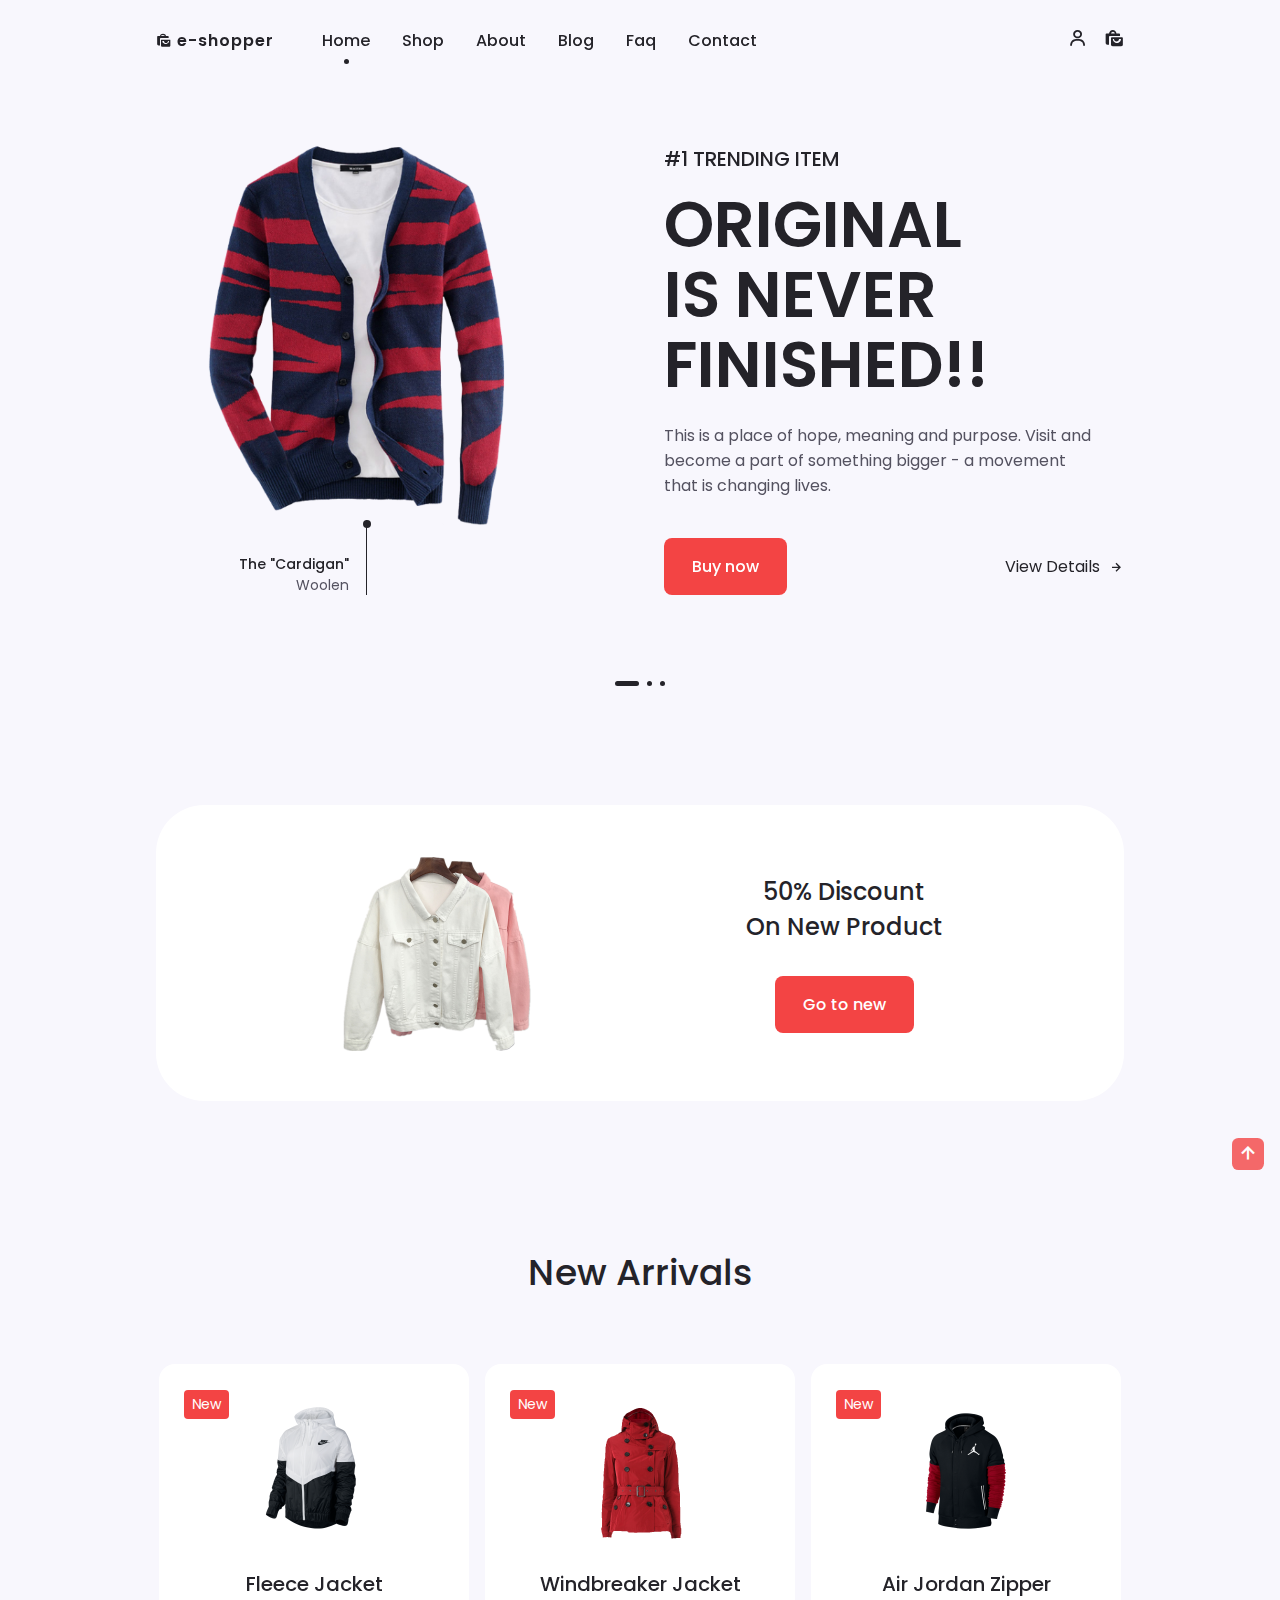
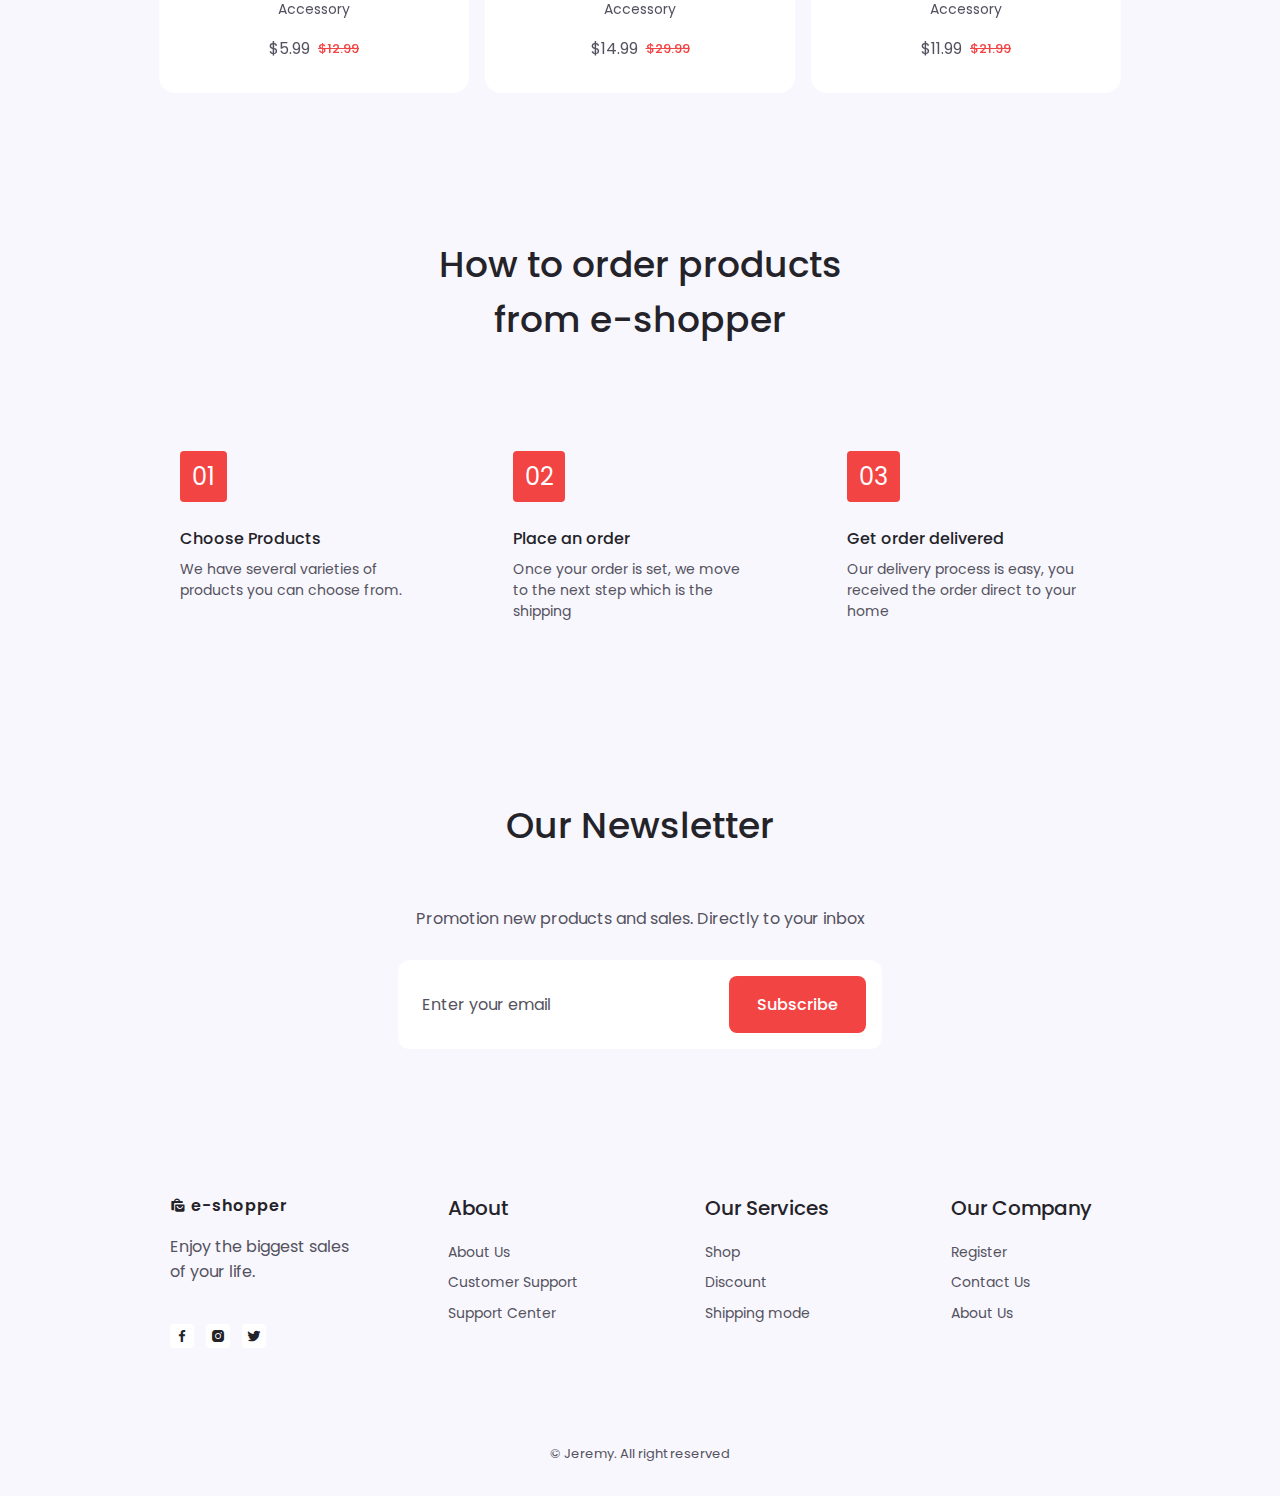
<file: index.html>
<!DOCTYPE html>
<html lang="en">
<head>
    <meta charset="UTF-8">
    <meta http-equiv="X-UA-Compatible" content="IE=edge">
    <meta name="viewport" content="width=device-width, initial-scale=1.0">

    <!--=============== BOXICONS ===============-->
    <link rel="stylesheet" href="https://cdn.jsdelivr.net/npm/boxicons@latest/css/boxicons.min.css">

    <!--=============== SWIPER CSS ===============-->
    <link rel="stylesheet" href="assets/css/swiper-bundle.min.css">

    <!--=============== CSS ===============-->
    <link rel="stylesheet" href="assets/css/style.css">
    <link rel="stylesheet" class="js-color-style" href="assets/css/colors/color-1.css">

    <title>Responsive e-commerce website - Crypticalcoder</title>
</head>
<body>
    <!--=============== HEADER ===============-->
    <header class="header" id="header">
        <nav class="nav container">
            <a href="index.html" class="nav__logo">
                <i class="bx bxs-shopping-bags nav__logo-icons"></i>e-shopper
            </a>

            <div class="nav__menu" id="nav_menu">
                <ul class="nav__list">
                    <li class="nav__item">
                        <a href="index.html" class="nav__link active-link">Home</a>
                    </li>

                    <li class="nav__item">
                        <a href="shop.html" class="nav__link">Shop</a>
                    </li>

                    <li class="nav__item">
                        <a href="about.html" class="nav__link">About</a>
                    </li>

                    <li class="nav__item">
                        <a href="blog.html" class="nav__link">Blog</a>
                    </li>

                    <li class="nav__item">
                        <a href="faq.html" class="nav__link">Faq</a>
                    </li>

                    <li class="nav__item">
                        <a href="contact.html" class="nav__link">Contact</a>
                    </li>
                </ul>

                <div class="nav__close" id="nav__close">
                    <i class="bx bx-x"></i>
                </div>
            </div>

            <div class="nav__btns">
                <div class="login__toggle" id="login-button">
                    <i class="bx bx-user"></i>
                </div>

                <div class="nav__shop" id="cart-shop">
                    <i class="bx bxs-shopping-bags"></i>
                </div>

                <div class="nav__toggle" id="nav-toggle">
                    <i class="bx bx-grid-alt"></i>
                </div>
            </div>
        </nav>
    </header>

    <!--=============== CART ===============-->
    <div class="cart" id="cart">
        <i class="bx bx-x cart__close" id="cart-close"></i>
        <h2 class="cart__title-center">My Cart</h2>
        <div class="cart__container">
            <article class="cart__card">
                <div class="cart__box">
                    <img src="assets/img/cart-1.png" alt="" class="cart__img">
                </div>

                <div class="cart__details">
                    <h3 class="cart__title">Windbreaker</h3>
                    <span class="cart__price">$12</span>

                    <div class="cart__amount">
                        <div class="cart__amount-content">
                            <span class="cart__amount-box">
                                <i class="bx bx-minus"></i>
                            </span>

                            <span class="cart__amount-number">1</span>

                            <span class="cart__amount-box">
                                <i class="bx bx-plus"></i>
                            </span>
                        </div>
                        <i class="bx bx-trash-alt cart__amount-trash"></i>
                    </div>

                </div>
            </article>

            <article class="cart__card">
                <div class="cart__box">
                    <img src="assets/img/cart-2.png" alt="" class="cart__img">
                </div>

                <div class="cart__details">
                    <h3 class="cart__title">Cardigan Hoddie</h3>
                    <span class="cart__price">$16</span>

                    <div class="cart__amount">
                        <div class="cart__amount-content">
                            <span class="cart__amount-box">
                                <i class="bx bx-minus"></i>
                            </span>

                            <span class="cart__amount-number">1</span>

                            <span class="cart__amount-box">
                                <i class="bx bx-plus"></i>
                            </span>
                        </div>
                        <i class="bx bx-trash-alt cart__amount-trash"></i>
                    </div>

                </div>
            </article>

            <article class="cart__card">
                <div class="cart__box">
                    <img src="assets/img/cart-3.png" alt="" class="cart__img">
                </div>

                <div class="cart__details">
                    <h3 class="cart__title">Cartoon</h3>
                    <span class="cart__price">$10</span>

                    <div class="cart__amount">
                        <div class="cart__amount-content">
                            <span class="cart__amount-box">
                                <i class="bx bx-minus"></i>
                            </span>

                            <span class="cart__amount-number">1</span>

                            <span class="cart__amount-box">
                                <i class="bx bx-plus"></i>
                            </span>
                        </div>
                        <i class="bx bx-trash-alt cart__amount-trash"></i>
                    </div>

                </div>
            </article>
        </div>

        <div class="cart__prices">
            <span class="cart__prices-item">3 item</span>
            <span class="cart__prices-total">$38</span>
        </div>
    </div>



    <!--=============== LOGIN ===============-->
    <div class="login" id="login">
        <i class="bx bx-x login__close" id="login-close"></i>
        <h2 class="login__title-center">Login</h2>
            <form action="" class="login__form grid">
                <div class="login__content">
                    <label for="" class="login__label">Email</label>
                    <input type="email" class="login__input">
                </div>

                <div class="login__content">
                    <label for="" class="login__label">Password</label>
                    <input type="password" class="login__input">
                </div>

                <div>
                    <a href="#" class="button">Sign in</a>
                </div>

                <div>
                    <p class="signup">Not a member? <a href="registration.html">Sign up now</a></p>
                </div>
            </form>
    </div>

    <!--=============== MAIN ===============-->
    <main class="main">
        <!--=============== HOME ===============-->
        <section class="home container">
            <div class="swiper home-swiper">
                <div class="swiper-wrapper">
                    <!--HOME SWIPER-->
                    <section class="swiper-slide">
                        <div class="home__content grid">
                            <div class="home__group">
                                <img src="assets/img/slide-2.png" alt="" class="home__img">
                                <div class="home__indicator"></div>

                                <div class="home__details-img">
                                    <h4 class="home__details-title">The "Cardigan"</h4>
                                    <span class="home__details-subtitle">Woolen</span>
                                </div>
                            </div>

                            <div class="home__data">
                                <h3 class="home__subtitle">#1 TRENDING ITEM</h3>
                                <h1 class="home__title">ORIGINAL <br> IS NEVER <br> FINISHED!!</h1>

                                <p class="home__description">This is a place of hope, meaning and purpose. Visit and become a part of something bigger - a movement that is changing lives.</p>

                                <div class="home__buttons">
                                    <a href="details.html" class="button">Buy now</a>
                                    <a href="details.html" class="button--link button--flex">View Details <i class="bx bx-right-arrow-alt"></i></a>
                                </div>
                            </div>
                        </div>
                    </section>

                    <section class="swiper-slide">
                        <div class="home__content grid">
                            <div class="home__group">
                                <img src="assets/img/slide-3.png" alt="" class="home__img">
                                <div class="home__indicator"></div>

                                <div class="home__details-img">
                                    <h4 class="home__details-title">Jqueezy</h4>
                                    <span class="home__details-subtitle">Ski Suit</span>
                                </div>
                            </div>

                            <div class="home__data">
                                <h3 class="home__subtitle">#2 top Best duo</h3>
                                <h1 class="home__title">FALL <br> WINTER <br> 2022</h1>

                                <p class="home__description">A specialist label creating luxury essentials. Ethically crafted with an unwavering commitment to exceptional quality.</p>

                                <div class="home__buttons">
                                    <a href="details.html" class="button">Buy now</a>
                                    <a href="details.html" class="button--link button--flex">View Details <i class="bx bx-right-arrow-alt"></i></a>
                                </div>
                            </div>
                        </div>
                    </section>

                    <section class="swiper-slide">
                        <div class="home__content grid">
                            <div class="home__group">
                                <img src="assets/img/slide-1.png" alt="" class="home__img">
                                <div class="home__indicator"></div>

                                <div class="home__details-img">
                                    <h4 class="home__details-title">Jurry</h4>
                                    <span class="home__details-subtitle">Zipper</span>
                                </div>
                            </div>

                            <div class="home__data">
                                <h3 class="home__subtitle">#3 TRENDING ITEM</h3>
                                <h1 class="home__title">SALE 20%<br>OFF ON <br> EVERYTHING </h1>

                                <p class="home__description">A specialist label creating luxury essentials. Ethically crafted with an unwavering commitment to exceptional quality.</p>

                                <div class="home__buttons">
                                    <a href="details.html" class="button">Buy now</a>
                                    <a href="details.html" class="button--link button--flex">View Details <i class="bx bx-right-arrow-alt"></i></a>
                                </div>
                            </div>
                        </div>
                    </section>
                </div>
                <div class="swiper-pagination"></div>
            </div>
        </section>

        <!--=============== DISCOUNT ===============-->
        <section class="discount section">
            <div class="discount__container container grid">
                <img src="assets/img/discount.png" alt="" class="discount__img">

                <div class="discount__data">
                    <h2 class="discount__title">50% Discount <br> On New Product</h2>
                    <a href="#" class="button">Go to new</a>
                </div>
            </div>
        </section>

        <!--=============== NEW ARRIVALS ===============-->
        <section class="new section">
            <h2 class="section__title">New Arrivals</h2>

            <div class="new__container container">
                <div class="swiper new-swiper">
                    <div class="swiper-wrapper">
                        <!--NEW CONTENT1-->
                        <div class="new__content swiper-slide">
                            <div class="new__tag">New</div>
                            <img src="assets/img/new-1.png" alt="" class="new__img">
                            <h3 class="new__title">Windbreaker Jacket</h3>
                            <span class="new__subtitle">Accessory</span>

                            <div class="new__prices">
                                <span class="new__prices">$14.99</span>
                                <span class="new__discount">$29.99</span>
                            </div>

                            <a href="details.html" class="button new__button">
                                <i class="bx bx-cart-alt new__icon"></i>
                            </a>
                        </div>

                        <!--NEW CONTENT2-->
                        <div class="new__content swiper-slide">
                            <div class="new__tag">New</div>
                            <img src="assets/img/new-2.png" alt="" class="new__img">
                            <h3 class="new__title">Air Jordan Zipper</h3>
                            <span class="new__subtitle">Accessory</span>

                            <div class="new__prices">
                                <span class="new__prices">$11.99</span>
                                <span class="new__discount">$21.99</span>
                            </div>

                            <a href="details.html" class="button new__button">
                                <i class="bx bx-cart-alt new__icon"></i>
                            </a>
                        </div>

                        <!--NEW CONTENT3-->
                        <div class="new__content swiper-slide">
                            <div class="new__tag">New</div>
                            <img src="assets/img/new-3.png" alt="" class="new__img">
                            <h3 class="new__title">Fur Jacket</h3>
                            <span class="new__subtitle">Accessory</span>

                            <div class="new__prices">
                                <span class="new__prices">$4.99</span>
                                <span class="new__discount">$9.99</span>
                            </div>

                            <a href="details.html" class="button new__button">
                                <i class="bx bx-cart-alt new__icon"></i>
                            </a>
                        </div>

                        <!--NEW CONTENT4-->
                        <div class="new__content swiper-slide">
                            <div class="new__tag">New</div>
                            <img src="assets/img/new-4.png" alt="" class="new__img">
                            <h3 class="new__title">Fleece Jacket</h3>
                            <span class="new__subtitle">Accessory</span>

                            <div class="new__prices">
                                <span class="new__prices">$24.99</span>
                                <span class="new__discount">$44.99</span>
                            </div>

                            <a href="details.html" class="button new__button">
                                <i class="bx bx-cart-alt new__icon"></i>
                            </a>
                        </div>

                        <!--NEW CONTENT5-->
                        <div class="new__content swiper-slide">
                            <div class="new__tag">New</div>
                            <img src="assets/img/new-5.png" alt="" class="new__img">
                            <h3 class="new__title">Nike Hoddie</h3>
                            <span class="new__subtitle">Accessory</span>

                            <div class="new__prices">
                                <span class="new__prices">$7.99</span>
                                <span class="new__discount">$14.99</span>
                            </div>

                            <a href="details.html" class="button new__button">
                                <i class="bx bx-cart-alt new__icon"></i>
                            </a>
                        </div>

                        <!--NEW CONTENT6-->
                        <div class="new__content swiper-slide">
                            <div class="new__tag">New</div>
                            <img src="assets/img/new-6.png" alt="" class="new__img">
                            <h3 class="new__title">Fleece Jacket</h3>
                            <span class="new__subtitle">Accessory</span>

                            <div class="new__prices">
                                <span class="new__prices">$5.99</span>
                                <span class="new__discount">$12.99</span>
                            </div>

                            <a href="details.html" class="button new__button">
                                <i class="bx bx-cart-alt new__icon"></i>
                            </a>
                        </div>
                    </div>
                </div>
            </div>
        </section>

        <!--=============== STEPS ===============-->
        <section class="steps section container">
            <div class="step__bg">
                <h2 class="section__title">How to order products <br> from e-shopper</h2>
                <!--CARD STEP 1-->
                <div class="steps__container grid">
                    <div class="steps__card">
                        <div class="steps__card-number">01</div>
                        <h3 class="steps__card-title">Choose Products</h3>
                        <p class="steps__card-description">We have several varieties of products you can choose from.</p>
                    </div>
               

                <!--CARD STEP 2-->
                    <div class="steps__card">
                        <div class="steps__card-number">02</div>
                        <h3 class="steps__card-title">Place an order</h3>
                        <p class="steps__card-description">Once your order is set, we  move to the next step which is the shipping</p>
                    </div>
                

                <!--CARD STEP 3-->
                    <div class="steps__card">
                        <div class="steps__card-number">03</div>
                        <h3 class="steps__card-title">Get order delivered</h3>
                        <p class="steps__card-description">Our delivery process is easy, you received the order direct to your home</p>
                    </div>
                </div>
            </div>
        </section>

        <!--=============== NEWSLETTER ===============-->
        <section class="newsletter section">
            <div class="newsletter__container container">
                <h2 class="section__title">Our Newsletter</h2>
                <p class="newsletter__description">
                    Promotion new products and sales. Directly to your inbox
                </p>

                <form action="" class="newsletter__form">
                    <input type="text" placeholder="Enter your email" class="newsletter__input">
                    <button class="button">Subscribe</button>
                </form>
            </div>
        </section>
    </main>

    <!--=============== FOOTER ===============-->
    <footer class="footer section">
        <div class="footer__container container grid">
            <!--FOOTER CONTENT 1-->
            <div class="footer__content">
                <a href="#" class="footer__logo">
                    <i class="bx bxs-shopping-bags footer__logo-icon"></i>e-shopper
                </a>

                <p class="footer__description">Enjoy the biggest sales <br> of your life.</p>

                <div class="footer__social">
                    <a href="#" class="footer__social-link"><i class="bx bxl-facebook"></i></a>

                    <a href="#" class="footer__social-link"><i class="bx bxl-instagram-alt"></i></a>

                    <a href="#" class="footer__social-link"><i class="bx bxl-twitter"></i></a>
                </div>
            </div>

            <!--FOOTER CONTENT 2-->
            <div class="footer__content">
                <h3 class="footer__title">About</h3>

                <ul class="footer__links">
                    <li><a href="#" class="footer__link">About Us</a></li>
                    <li><a href="#" class="footer__link">Customer Support</a></li>
                    <li><a href="#" class="footer__link">Support Center</a></li>
                </ul>
            </div>

            <!--FOOTER CONTENT 3-->
            <div class="footer__content">
                <h3 class="footer__title">Our Services</h3>

                <ul class="footer__links">
                    <li><a href="#" class="footer__link">Shop</a></li>
                    <li><a href="#" class="footer__link">Discount</a></li>
                    <li><a href="#" class="footer__link">Shipping mode</a></li>
                </ul>
            </div>

            <!--FOOTER CONTENT 4-->
            <div class="footer__content">
                <h3 class="footer__title">Our Company</h3>

                <ul class="footer__links">
                    <li><a href="#" class="footer__link">Register</a></li>
                    <li><a href="#" class="footer__link">Contact Us</a></li>
                    <li><a href="about.html" class="footer__link">About Us</a></li>
                </ul>
            </div>
        </div>
        <span class="footer__copy">&#169; Jeremy. All right reserved</span>
    </footer>

    <!--=============== SCROLL UP ===============-->
    <a href="#" class="scrollup" id="scroll-up">
        <i class="bx bx-up-arrow-alt scrollup__icon"></i>
    </a>

    <!--=============== SWIPER JS ===============-->
    <script src="assets/js/swiper-bundle.min.js"></script>

    <!--=============== JS ===============-->
    <script src="assets/js/main.js"></script>
</body>
</html>
</file>
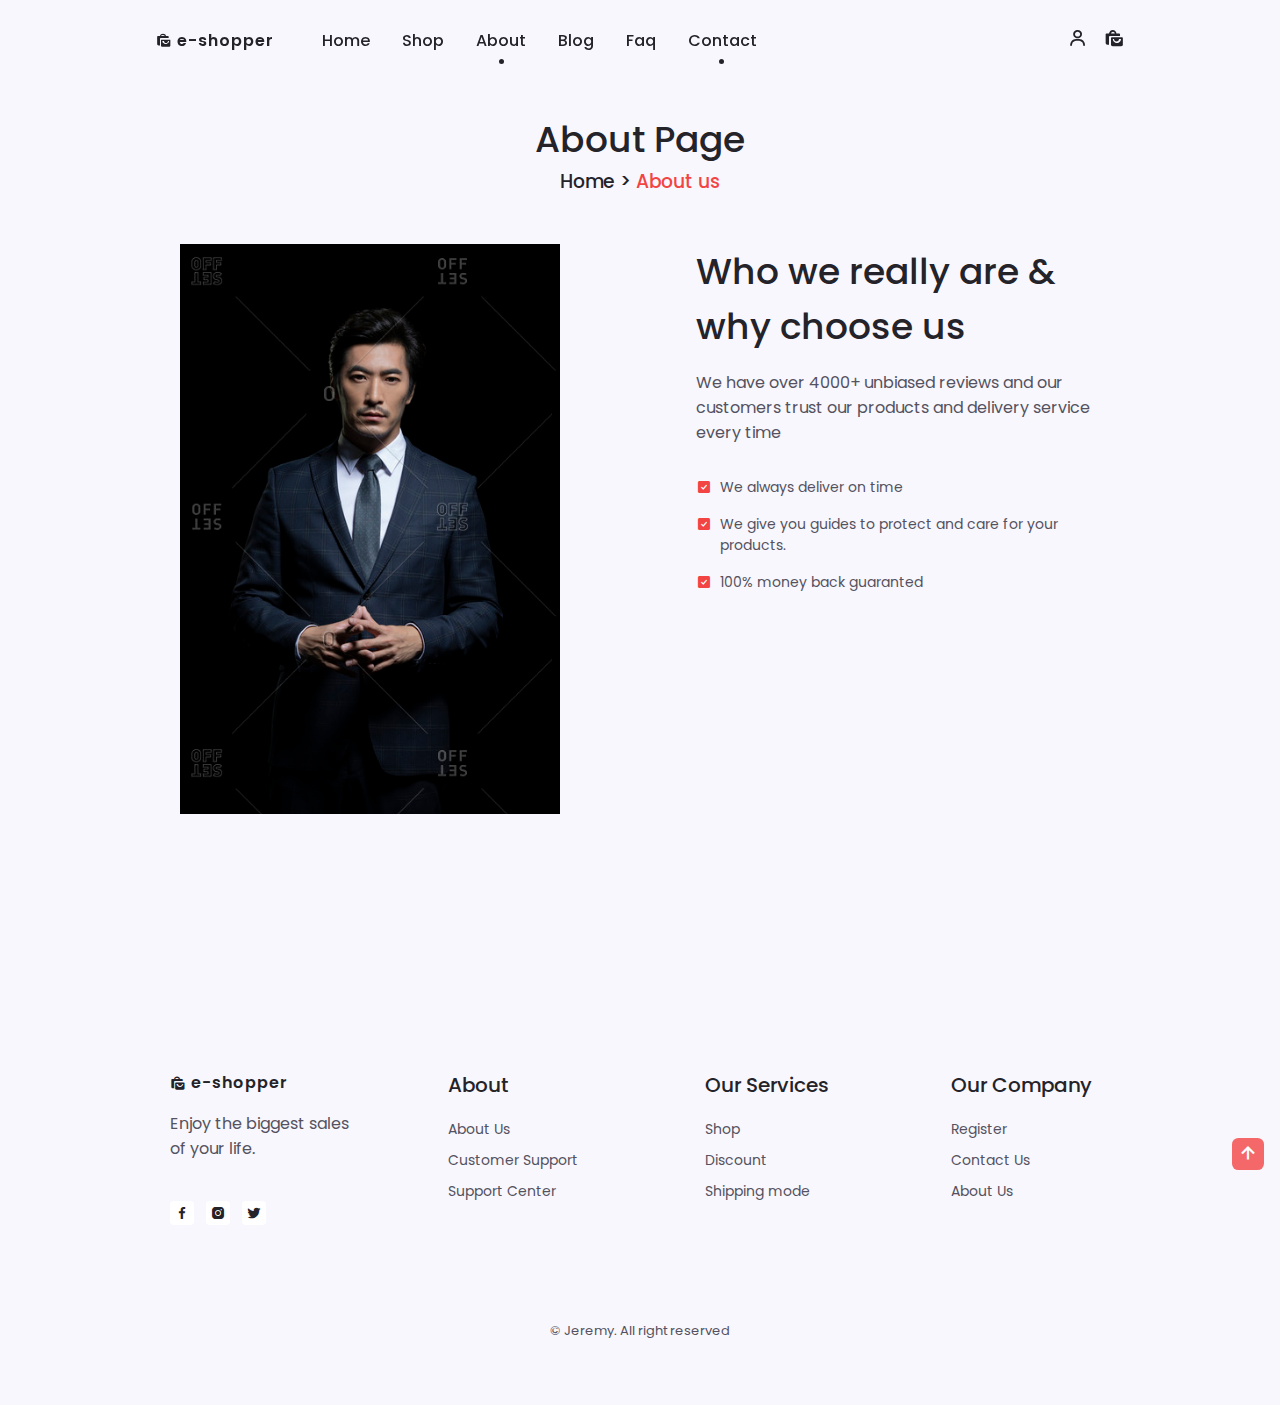
<file: about.html>
<!DOCTYPE html>
<html lang="en">
<head>
    <meta charset="UTF-8">
    <meta http-equiv="X-UA-Compatible" content="IE=edge">
    <meta name="viewport" content="width=device-width, initial-scale=1.0">

    <!--=============== BOXICONS ===============-->
    <link rel="stylesheet" href="https://cdn.jsdelivr.net/npm/boxicons@latest/css/boxicons.min.css">

    <!--=============== SWIPER CSS ===============-->
    <link rel="stylesheet" href="assets/css/swiper-bundle.min.css">

    <!--=============== CSS ===============-->
    <link rel="stylesheet" href="assets/css/style.css">
    <link rel="stylesheet" href="assets/css/colors/color-1.css">

    <title>Responsive e-commerce website - Crypticalcoder</title>
</head>
<body>
    <!--=============== HEADER ===============-->
    <header class="header" id="header">
        <nav class="nav container">
            <a href="index.html" class="nav__logo">
                <i class="bx bxs-shopping-bags nav__logo-icons"></i>e-shopper
            </a>

            <div class="nav__menu" id="nav_menu">
                <ul class="nav__list">
                    <li class="nav__item">
                        <a href="index.html" class="nav__link">Home</a>
                    </li>

                    <li class="nav__item">
                        <a href="shop.html" class="nav__link">Shop</a>
                    </li>

                    <li class="nav__item">
                        <a href="about.html" class="nav__link active-link">About</a>
                    </li>

                    <li class="nav__item">
                        <a href="blog.html" class="nav__link">Blog</a>
                    </li>

                    <li class="nav__item">
                        <a href="faq.html" class="nav__link">Faq</a>
                    </li>

                    <li class="nav__item">
                        <a href="contact.html" class="nav__link active-link">Contact</a>
                    </li>
                </ul>

                <div class="nav__close" id="nav__close">
                    <i class="bx bx-x"></i>
                </div>
            </div>

            <div class="nav__btns">
                <div class="login__toggle" id="login-button">
                    <i class="bx bx-user"></i>
                </div>

                <div class="nav__shop" id="cart-shop">
                    <i class="bx bxs-shopping-bags"></i>
                </div>

                <div class="nav__toggle" id="nav-toggle">
                    <i class="bx bx-grid-alt"></i>
                </div>
            </div>
        </nav>
    </header>
    <!--=============== CART ===============-->
    <div class="cart" id="cart">
        <i class="bx bx-x cart__close" id="cart-close"></i>
        <h2 class="cart__title-center">My Cart</h2>
        <div class="cart__container">
            <article class="cart__card">
                <div class="cart__box">
                    <img src="assets/img/cart-1.png" alt="" class="cart__img">
                </div>

                <div class="cart__details">
                    <h3 class="cart__title">Windbreaker</h3>
                    <span class="cart__price">$12</span>

                    <div class="cart__amount">
                        <div class="cart__amount-content">
                            <span class="cart__amount-box">
                                <i class="bx bx-minus"></i>
                            </span>

                            <span class="cart__amount-number">1</span>

                            <span class="cart__amount-box">
                                <i class="bx bx-plus"></i>
                            </span>
                        </div>
                        <i class="bx bx-trash-alt cart__amount-trash"></i>
                    </div>

                </div>
            </article>

            <article class="cart__card">
                <div class="cart__box">
                    <img src="assets/img/cart-2.png" alt="" class="cart__img">
                </div>

                <div class="cart__details">
                    <h3 class="cart__title">Cardigan Hoddie</h3>
                    <span class="cart__price">$16</span>

                    <div class="cart__amount">
                        <div class="cart__amount-content">
                            <span class="cart__amount-box">
                                <i class="bx bx-minus"></i>
                            </span>

                            <span class="cart__amount-number">1</span>

                            <span class="cart__amount-box">
                                <i class="bx bx-plus"></i>
                            </span>
                        </div>
                        <i class="bx bx-trash-alt cart__amount-trash"></i>
                    </div>

                </div>
            </article>

            <article class="cart__card">
                <div class="cart__box">
                    <img src="assets/img/cart-3.png" alt="" class="cart__img">
                </div>

                <div class="cart__details">
                    <h3 class="cart__title">Cartoon</h3>
                    <span class="cart__price">$10</span>

                    <div class="cart__amount">
                        <div class="cart__amount-content">
                            <span class="cart__amount-box">
                                <i class="bx bx-minus"></i>
                            </span>

                            <span class="cart__amount-number">1</span>

                            <span class="cart__amount-box">
                                <i class="bx bx-plus"></i>
                            </span>
                        </div>
                        <i class="bx bx-trash-alt cart__amount-trash"></i>
                    </div>

                </div>
            </article>
        </div>

        <div class="cart__prices">
            <span class="cart__prices-item">3 item</span>
            <span class="cart__prices-total">$38</span>
        </div>
    </div>


    <!--=============== LOGIN ===============-->
    <div class="login" id="login">
        <i class="bx bx-x login__close" id="login-close"></i>
        <h2 class="login__title-center">Login</h2>
            <form action="" class="login__form grid">
                <div class="login__content">
                    <label for="" class="login__label">Email</label>
                    <input type="email" class="login__input">
                </div>

                <div class="login__content">
                    <label for="" class="login__label">Password</label>
                    <input type="password" class="login__input">
                </div>

                <div>
                    <a href="#" class="button">Sign in</a>
                </div>

                <div>
                    <p class="signup">Not a member? <a href="registration.html">Sign up now</a></p>
                </div>
            </form>
    </div>

    <!--=============== MAIN ===============-->
    <main class="main">
        <!--=============== ABOUT ===============-->
        <section class="about section container">
            <h2 class="breadcrumb__title">About Page</h2>
            <h3 class="breadcrumb__subtitle">Home > <span>About us</span></h3>

            <div class="about__container grid">
                <img src="assets/img/offset_1053407.jpg" alt="" class="about__img">

                <div class="about__data">
                    <h2 class="section__title about__title">
                        Who we really are & <br> why choose us
                    </h2>

                    <p class="about__description">
                        We have over 4000+ unbiased reviews and our customers trust our products and delivery service every time
                    </p>

                    <div class="about__details">
                        <p class="about__details-description">
                        <i class="bx bxs-check-square about__details-icon"></i>
                        We always deliver on time
                    </p>

                     <p class="about__details-description">
                        <i class="bx bxs-check-square about__details-icon"></i>
                        We give you guides to protect and care for your products.
                    </p>

                     <p class="about__details-description">
                        <i class="bx bxs-check-square about__details-icon"></i>
                        100% money back guaranted
                    </p>
                    </div>
                </div>
            </div>
        </section>
    </main>

    <!--=============== FOOTER ===============-->
    <footer class="footer section">
        <footer class="footer section">
        <div class="footer__container container grid">
            <!--FOOTER CONTENT 1-->
            <div class="footer__content">
                <a href="#" class="footer__logo">
                    <i class="bx bxs-shopping-bags footer__logo-icon"></i>e-shopper
                </a>

                <p class="footer__description">Enjoy the biggest sales <br> of your life.</p>

                <div class="footer__social">
                    <a href="#" class="footer__social-link"><i class="bx bxl-facebook"></i></a>

                    <a href="#" class="footer__social-link"><i class="bx bxl-instagram-alt"></i></a>

                    <a href="#" class="footer__social-link"><i class="bx bxl-twitter"></i></a>
                </div>
            </div>

            <!--FOOTER CONTENT 2-->
            <div class="footer__content">
                <h3 class="footer__title">About</h3>

                <ul class="footer__links">
                    <li><a href="#" class="footer__link">About Us</a></li>
                    <li><a href="#" class="footer__link">Customer Support</a></li>
                    <li><a href="#" class="footer__link">Support Center</a></li>
                </ul>
            </div>

            <!--FOOTER CONTENT 3-->
            <div class="footer__content">
                <h3 class="footer__title">Our Services</h3>

                <ul class="footer__links">
                    <li><a href="#" class="footer__link">Shop</a></li>
                    <li><a href="#" class="footer__link">Discount</a></li>
                    <li><a href="#" class="footer__link">Shipping mode</a></li>
                </ul>
            </div>

            <!--FOOTER CONTENT 4-->
            <div class="footer__content">
                <h3 class="footer__title">Our Company</h3>

                <ul class="footer__links">
                    <li><a href="#" class="footer__link">Register</a></li>
                    <li><a href="#" class="footer__link">Contact Us</a></li>
                    <li><a href="#" class="footer__link">About Us</a></li>
                </ul>
            </div>
        </div>
        <span class="footer__copy">&#169; Jeremy. All right reserved</span>
    </footer>
    </footer>
    <!--=============== SCROLL UP ===============-->
    <a href="#" class="scrollup" id="scroll-up">
        <i class="bx bx-up-arrow-alt scrollup__icon"></i>
    </a>
    <!--=============== STYLE SWITCHER ===============-->
    
    <!--=============== SWIPER JS ===============-->
    <script src="assets/js/swiper-bundle.min.js"></script>

    <!--=============== JS ===============-->
    <script src="assets/js/main.js"></script>
</body>
</html>
</file>
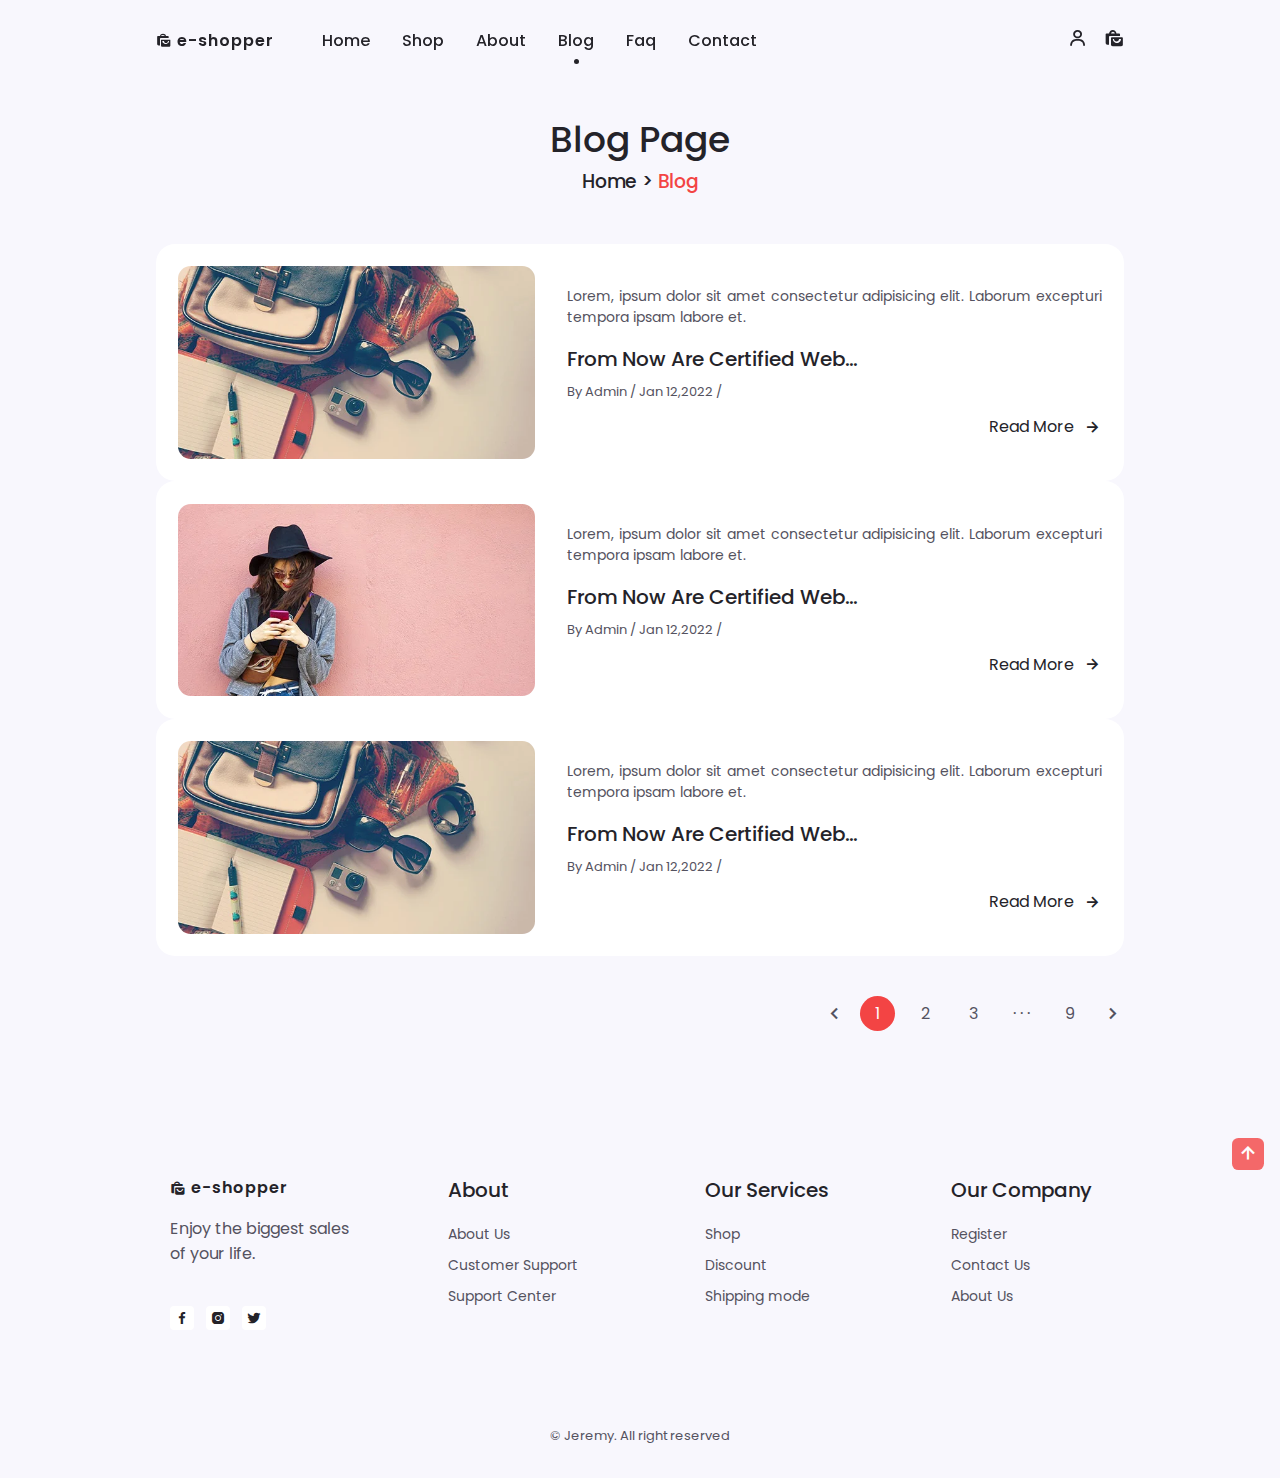
<file: blog.html>
<!DOCTYPE html>
<html lang="en">
<head>
    <meta charset="UTF-8">
    <meta http-equiv="X-UA-Compatible" content="IE=edge">
    <meta name="viewport" content="width=device-width, initial-scale=1.0">

    <!--=============== BOXICONS ===============-->
    <link rel="stylesheet" href="https://cdn.jsdelivr.net/npm/boxicons@latest/css/boxicons.min.css">

    <!--=============== SWIPER CSS ===============-->
    <link rel="stylesheet" href="assets/css/swiper-bundle.min.css">

    <!--=============== CSS ===============-->
    <link rel="stylesheet" href="assets/css/style.css">
    <link rel="stylesheet" href="assets/css/colors/color-1.css">

    <title>Responsive e-commerce website - Crypticalcoder</title>
</head>
<body>
    <!--=============== HEADER ===============-->
    <header class="header" id="header">
        <nav class="nav container">
            <a href="index.html" class="nav__logo">
                <i class="bx bxs-shopping-bags nav__logo-icons"></i>e-shopper
            </a>

            <div class="nav__menu" id="nav_menu">
                <ul class="nav__list">
                    <li class="nav__item">
                        <a href="index.html" class="nav__link">Home</a>
                    </li>

                    <li class="nav__item">
                        <a href="shop.html" class="nav__link">Shop</a>
                    </li>

                    <li class="nav__item">
                        <a href="about.html" class="nav__link">About</a>
                    </li>

                    <li class="nav__item">
                        <a href="blog.html" class="nav__link active-link">Blog</a>
                    </li>

                    <li class="nav__item">
                        <a href="faq.html" class="nav__link">Faq</a>
                    </li>

                    <li class="nav__item">
                        <a href="contact.html" class="nav__link">Contact</a>
                    </li>
                </ul>

                <div class="nav__close" id="nav__close">
                    <i class="bx bx-x"></i>
                </div>
            </div>

            <div class="nav__btns">
                <div class="login__toggle" id="login-button">
                    <i class="bx bx-user"></i>
                </div>

                <div class="nav__shop" id="cart-shop">
                    <i class="bx bxs-shopping-bags"></i>
                </div>

                <div class="nav__toggle" id="nav-toggle">
                    <i class="bx bx-grid-alt"></i>
                </div>
            </div>
        </nav>
    </header>
    <!--=============== CART ===============-->
    <div class="cart" id="cart">
        <i class="bx bx-x cart__close" id="cart-close"></i>
        <h2 class="cart__title-center">My Cart</h2>
        <div class="cart__container">
            <article class="cart__card">
                <div class="cart__box">
                    <img src="assets/img/cart-1.png" alt="" class="cart__img">
                </div>

                <div class="cart__details">
                    <h3 class="cart__title">Windbreaker</h3>
                    <span class="cart__price">$12</span>

                    <div class="cart__amount">
                        <div class="cart__amount-content">
                            <span class="cart__amount-box">
                                <i class="bx bx-minus"></i>
                            </span>

                            <span class="cart__amount-number">1</span>

                            <span class="cart__amount-box">
                                <i class="bx bx-plus"></i>
                            </span>
                        </div>
                        <i class="bx bx-trash-alt cart__amount-trash"></i>
                    </div>

                </div>
            </article>

            <article class="cart__card">
                <div class="cart__box">
                    <img src="assets/img/cart-2.png" alt="" class="cart__img">
                </div>

                <div class="cart__details">
                    <h3 class="cart__title">Cardigan Hoddie</h3>
                    <span class="cart__price">$16</span>

                    <div class="cart__amount">
                        <div class="cart__amount-content">
                            <span class="cart__amount-box">
                                <i class="bx bx-minus"></i>
                            </span>

                            <span class="cart__amount-number">1</span>

                            <span class="cart__amount-box">
                                <i class="bx bx-plus"></i>
                            </span>
                        </div>
                        <i class="bx bx-trash-alt cart__amount-trash"></i>
                    </div>

                </div>
            </article>

            <article class="cart__card">
                <div class="cart__box">
                    <img src="assets/img/cart-3.png" alt="" class="cart__img">
                </div>

                <div class="cart__details">
                    <h3 class="cart__title">Cartoon</h3>
                    <span class="cart__price">$10</span>

                    <div class="cart__amount">
                        <div class="cart__amount-content">
                            <span class="cart__amount-box">
                                <i class="bx bx-minus"></i>
                            </span>

                            <span class="cart__amount-number">1</span>

                            <span class="cart__amount-box">
                                <i class="bx bx-plus"></i>
                            </span>
                        </div>
                        <i class="bx bx-trash-alt cart__amount-trash"></i>
                    </div>

                </div>
            </article>
        </div>

        <div class="cart__prices">
            <span class="cart__prices-item">3 item</span>
            <span class="cart__prices-total">$38</span>
        </div>
    </div>

    <!--=============== LOGIN ===============-->
    <div class="login" id="login">
        <i class="bx bx-x login__close" id="login-close"></i>
        <h2 class="login__title-center">Login</h2>
            <form action="" class="login__form grid">
                <div class="login__content">
                    <label for="" class="login__label">Email</label>
                    <input type="email" class="login__input">
                </div>

                <div class="login__content">
                    <label for="" class="login__label">Password</label>
                    <input type="password" class="login__input">
                </div>

                <div>
                    <a href="#" class="button">Sign in</a>
                </div>

                <div>
                    <p class="signup">Not a member? <a href="registration.html">Sign up now</a></p>
                </div>
            </form>
    </div>


    <!--=============== MAIN ===============-->
    <main class="main">
        <!--=============== BLOG ===============-->
        <section class="blog section container">
            <h2 class="breadcrumb__title">Blog Page</h2>
            <h3 class="breadcrumb__subtitle">Home > <span>Blog</span></h3>

            <div class="blog__container__grid">
                <div class="blog__post grid">
                    <img src="assets/img/blog-1.webp" alt="" class="blog__img">

                    <div class="blog__info">
                        <p class="blog__details">Lorem, ipsum dolor sit amet consectetur adipisicing elit. Laborum excepturi tempora ipsam labore et.</p>
                        <h3 class="blog__title">From Now Are Certified Web...</h3>
                        <p class="blog__date">By Admin / Jan 12,2022 /</p>
                        <div class="read__more">
                            <a href="#" class="button--link button--flex">Read More <i class="bx bx-right-arrow-alt button__icon"></i></a>
                        </div>
                    </div>
                </div>

                <div class="blog__post grid">
                    <img src="assets/img/blog-2.webp" alt="" class="blog__img">

                    <div class="blog__info">
                        <p class="blog__details">Lorem, ipsum dolor sit amet consectetur adipisicing elit. Laborum excepturi tempora ipsam labore et.</p>
                        <h3 class="blog__title">From Now Are Certified Web...</h3>
                        <p class="blog__date">By Admin / Jan 12,2022 /</p>
                        <div class="read__more">
                            <a href="#" class="button--link button--flex">Read More <i class="bx bx-right-arrow-alt button__icon"></i></a>
                        </div>
                    </div>
                </div>

                <div class="blog__post grid">
                    <img src="assets/img/blog-1.webp" alt="" class="blog__img">

                    <div class="blog__info">
                        <p class="blog__details">Lorem, ipsum dolor sit amet consectetur adipisicing elit. Laborum excepturi tempora ipsam labore et.</p>
                        <h3 class="blog__title">From Now Are Certified Web...</h3>
                        <p class="blog__date">By Admin / Jan 12,2022 /</p>
                       <div class="read__more">
                           <a href="#" class="button--link button--flex">Read More <i class="bx bx-right-arrow-alt button__icon"></i></a>
                       </div>
                    </div>
                </div>
            </div>

            <div class="pagination">
                <i class="bx bx-chevron-left pagination__icon"></i>
                <span class="current">1</span>
                <span>2</span>
                <span>3</span>
                <span>&middot; &middot; &middot;</span>
                <span>9</span>

                <i class="bx bx-chevron-right pagination__icon"></i>
            </div>
        </section>
    </main>

    <!--=============== FOOTER ===============-->
    <footer class="footer section">
        <div class="footer__container container grid">
            <!--FOOTER CONTENT 1-->
            <div class="footer__content">
                <a href="#" class="footer__logo">
                    <i class="bx bxs-shopping-bags footer__logo-icon"></i>e-shopper
                </a>

                <p class="footer__description">Enjoy the biggest sales <br> of your life.</p>

                <div class="footer__social">
                    <a href="#" class="footer__social-link"><i class="bx bxl-facebook"></i></a>

                    <a href="#" class="footer__social-link"><i class="bx bxl-instagram-alt"></i></a>

                    <a href="#" class="footer__social-link"><i class="bx bxl-twitter"></i></a>
                </div>
            </div>

            <!--FOOTER CONTENT 2-->
            <div class="footer__content">
                <h3 class="footer__title">About</h3>

                <ul class="footer__links">
                    <li><a href="#" class="footer__link">About Us</a></li>
                    <li><a href="#" class="footer__link">Customer Support</a></li>
                    <li><a href="#" class="footer__link">Support Center</a></li>
                </ul>
            </div>

            <!--FOOTER CONTENT 3-->
            <div class="footer__content">
                <h3 class="footer__title">Our Services</h3>

                <ul class="footer__links">
                    <li><a href="#" class="footer__link">Shop</a></li>
                    <li><a href="#" class="footer__link">Discount</a></li>
                    <li><a href="#" class="footer__link">Shipping mode</a></li>
                </ul>
            </div>

            <!--FOOTER CONTENT 4-->
            <div class="footer__content">
                <h3 class="footer__title">Our Company</h3>

                <ul class="footer__links">
                    <li><a href="#" class="footer__link">Register</a></li>
                    <li><a href="#" class="footer__link">Contact Us</a></li>
                    <li><a href="#" class="footer__link">About Us</a></li>
                </ul>
            </div>
        </div>
        <span class="footer__copy">&#169; Jeremy. All right reserved</span>
    </footer>

    <!--=============== SCROLL UP ===============-->
    <a href="#" class="scrollup" id="scroll-up">
        <i class="bx bx-up-arrow-alt scrollup__icon"></i>
    </a>
    <!--=============== STYLE SWITCHER ===============-->
    
    <!--=============== SWIPER JS ===============-->
    <script src="assets/js/swiper-bundle.min.js"></script>

    <!--=============== JS ===============-->
    <script src="assets/js/main.js"></script>
</body>
</html>
</file>
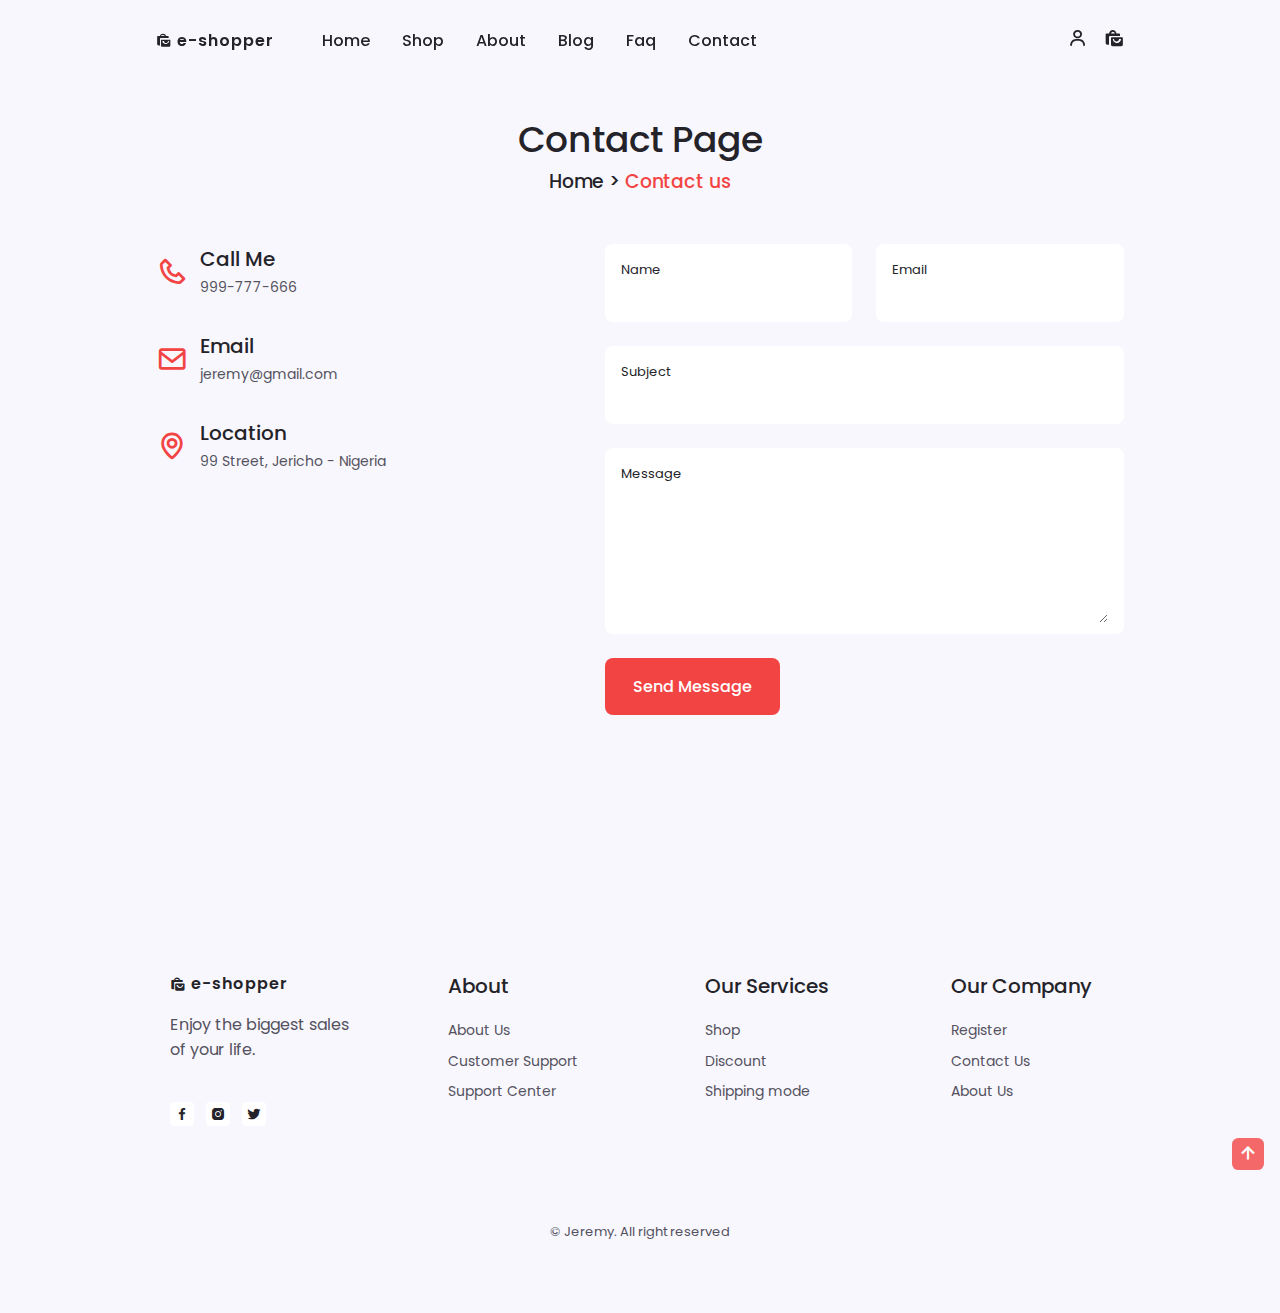
<file: contact.html>
<!DOCTYPE html>
<html lang="en">
<head>
    <meta charset="UTF-8">
    <meta http-equiv="X-UA-Compatible" content="IE=edge">
    <meta name="viewport" content="width=device-width, initial-scale=1.0">

    <!--=============== BOXICONS ===============-->
    <link rel="stylesheet" href="https://cdn.jsdelivr.net/npm/boxicons@latest/css/boxicons.min.css">

    <!--=============== SWIPER CSS ===============-->
    <link rel="stylesheet" href="assets/css/swiper-bundle.min.css">

    <!--=============== CSS ===============-->
    <link rel="stylesheet" href="assets/css/style.css">
    <link rel="stylesheet" href="assets/css/colors/color-1.css">

    <title>Responsive e-commerce website - Crypticalcoder</title>
</head>
<body>
    <!--=============== HEADER ===============-->
    <header class="header" id="header">
        <nav class="nav container">
            <a href="index.html" class="nav__logo">
                <i class="bx bxs-shopping-bags nav__logo-icons"></i>e-shopper
            </a>

            <div class="nav__menu" id="nav_menu">
                <ul class="nav__list">
                    <li class="nav__item">
                        <a href="index.html" class="nav__link">Home</a>
                    </li>

                    <li class="nav__item">
                        <a href="shop.html" class="nav__link">Shop</a>
                    </li>

                    <li class="nav__item">
                        <a href="about.html" class="nav__link">About</a>
                    </li>

                    <li class="nav__item">
                        <a href="blog.html" class="nav__link">Blog</a>
                    </li>

                    <li class="nav__item">
                        <a href="faq.html" class="nav__link">Faq</a>
                    </li>

                    <li class="nav__item">
                        <a href="contact.html" class="nav__link">Contact</a>
                    </li>
                </ul>

                <div class="nav__close" id="nav__close">
                    <i class="bx bx-x"></i>
                </div>
            </div>

            <div class="nav__btns">
                <div class="login__toggle" id="login-button">
                    <i class="bx bx-user"></i>
                </div>

                <div class="nav__shop" id="cart-shop">
                    <i class="bx bxs-shopping-bags"></i>
                </div>

                <div class="nav__toggle" id="nav-toggle">
                    <i class="bx bx-grid-alt"></i>
                </div>
            </div>
        </nav>
    </header>
     <!--=============== CART ===============-->
    <div class="cart" id="cart">
        <i class="bx bx-x cart__close" id="cart-close"></i>
        <h2 class="cart__title-center">My Cart</h2>
        <div class="cart__container">
            <article class="cart__card">
                <div class="cart__box">
                    <img src="assets/img/cart-1.png" alt="" class="cart__img">
                </div>

                <div class="cart__details">
                    <h3 class="cart__title">Windbreaker</h3>
                    <span class="cart__price">$12</span>

                    <div class="cart__amount">
                        <div class="cart__amount-content">
                            <span class="cart__amount-box">
                                <i class="bx bx-minus"></i>
                            </span>

                            <span class="cart__amount-number">1</span>

                            <span class="cart__amount-box">
                                <i class="bx bx-plus"></i>
                            </span>
                        </div>
                        <i class="bx bx-trash-alt cart__amount-trash"></i>
                    </div>

                </div>
            </article>

            <article class="cart__card">
                <div class="cart__box">
                    <img src="assets/img/cart-2.png" alt="" class="cart__img">
                </div>

                <div class="cart__details">
                    <h3 class="cart__title">Cardigan Hoddie</h3>
                    <span class="cart__price">$16</span>

                    <div class="cart__amount">
                        <div class="cart__amount-content">
                            <span class="cart__amount-box">
                                <i class="bx bx-minus"></i>
                            </span>

                            <span class="cart__amount-number">1</span>

                            <span class="cart__amount-box">
                                <i class="bx bx-plus"></i>
                            </span>
                        </div>
                        <i class="bx bx-trash-alt cart__amount-trash"></i>
                    </div>

                </div>
            </article>

            <article class="cart__card">
                <div class="cart__box">
                    <img src="assets/img/cart-3.png" alt="" class="cart__img">
                </div>

                <div class="cart__details">
                    <h3 class="cart__title">Cartoon</h3>
                    <span class="cart__price">$10</span>

                    <div class="cart__amount">
                        <div class="cart__amount-content">
                            <span class="cart__amount-box">
                                <i class="bx bx-minus"></i>
                            </span>

                            <span class="cart__amount-number">1</span>

                            <span class="cart__amount-box">
                                <i class="bx bx-plus"></i>
                            </span>
                        </div>
                        <i class="bx bx-trash-alt cart__amount-trash"></i>
                    </div>

                </div>
            </article>
        </div>

        <div class="cart__prices">
            <span class="cart__prices-item">3 item</span>
            <span class="cart__prices-total">$38</span>
        </div>
    </div>


    <!--=============== LOGIN ===============-->
    <div class="login" id="login">
        <i class="bx bx-x login__close" id="login-close"></i>
        <h2 class="login__title-center">Login</h2>
            <form action="" class="login__form grid">
                <div class="login__content">
                    <label for="" class="login__label">Email</label>
                    <input type="email" class="login__input">
                </div>

                <div class="login__content">
                    <label for="" class="login__label">Password</label>
                    <input type="password" class="login__input">
                </div>

                <div>
                    <a href="#" class="button">Sign in</a>
                </div>

                <div>
                    <p class="signup">Not a member? <a href="registration.html">Sign up now</a></p>
                </div>
            </form>
    </div>


    <!--=============== MAIN ===============-->
    <main class="main">
        <!--=============== CONTACT US ===============-->
        <section class="contact section container">
            <h2 class="breadcrumb__title">Contact Page</h2>
            <h3 class="breadcrumb__subtitle">Home > <span>Contact us</span></h3>

            <div class="contact__container grid">
                <div>
                    <div class="contact__information">
                        <i class="bx bx-phone contact__icon"></i>
                        
                        <div>
                            <h3 class="contact__title">Call Me</h3>
                            <span class="contact__subtitle">999-777-666</span>
                        </div>
                    </div>

                    <div class="contact__information">
                        <i class="bx bx-envelope contact__icon"></i>
                        
                        <div>
                            <h3 class="contact__title">Email</h3>
                            <span class="contact__subtitle">jeremy@gmail.com</span>
                        </div>
                    </div>

                    <div class="contact__information">
                        <i class="bx bx-map contact__icon"></i>
                        
                        <div>
                            <h3 class="contact__title">Location</h3>
                            <span class="contact__subtitle">99 Street, Jericho - Nigeria</span>
                        </div>
                    </div>
                </div>

                <form action="" class="contact__form grid">
                   <div class="contact__inputs grid">
                      <div class="contact__content">
                        <label for="" class="contact__label">Name</label>
                        <input type="text" class="contact__input">
                      </div>

                     <div class="contact__content">
                        <label for="" class="contact__label">Email</label>
                        <input type="email" class="contact__input">
                     </div>
                   </div>

                    <div class="contact__content">
                        <label for="" class="contact__label">Subject</label>
                        <input type="text" class="contact__input">
                     </div>

                     <div class="contact__content">
                        <label for="" class="contact__label">Message</label>
                        <textarea name="" id="" cols="0" rows="7" class="contact__input"></textarea>
                     </div>

                     <div>
                        <a href="#" class="button">Send Message</a>
                     </div>
                </form>
            </div>
        </section>
    </main>

    <!--=============== FOOTER ===============-->
    <footer class="footer section">
        <footer class="footer section">
        <div class="footer__container container grid">
            <!--FOOTER CONTENT 1-->
            <div class="footer__content">
                <a href="#" class="footer__logo">
                    <i class="bx bxs-shopping-bags footer__logo-icon"></i>e-shopper
                </a>

                <p class="footer__description">Enjoy the biggest sales <br> of your life.</p>

                <div class="footer__social">
                    <a href="#" class="footer__social-link"><i class="bx bxl-facebook"></i></a>

                    <a href="#" class="footer__social-link"><i class="bx bxl-instagram-alt"></i></a>

                    <a href="#" class="footer__social-link"><i class="bx bxl-twitter"></i></a>
                </div>
            </div>

            <!--FOOTER CONTENT 2-->
            <div class="footer__content">
                <h3 class="footer__title">About</h3>

                <ul class="footer__links">
                    <li><a href="#" class="footer__link">About Us</a></li>
                    <li><a href="#" class="footer__link">Customer Support</a></li>
                    <li><a href="#" class="footer__link">Support Center</a></li>
                </ul>
            </div>

            <!--FOOTER CONTENT 3-->
            <div class="footer__content">
                <h3 class="footer__title">Our Services</h3>

                <ul class="footer__links">
                    <li><a href="#" class="footer__link">Shop</a></li>
                    <li><a href="#" class="footer__link">Discount</a></li>
                    <li><a href="#" class="footer__link">Shipping mode</a></li>
                </ul>
            </div>

            <!--FOOTER CONTENT 4-->
            <div class="footer__content">
                <h3 class="footer__title">Our Company</h3>

                <ul class="footer__links">
                    <li><a href="#" class="footer__link">Register</a></li>
                    <li><a href="#" class="footer__link">Contact Us</a></li>
                    <li><a href="about.html" class="footer__link">About Us</a></li>
                </ul>
            </div>
        </div>
        <span class="footer__copy">&#169; Jeremy. All right reserved</span>
    </footer>
    </footer>

    <!--=============== SCROLL UP ===============-->
    <a href="#" class="scrollup" id="scroll-up">
        <i class="bx bx-up-arrow-alt scrollup__icon"></i>
    </a>
    <!--=============== STYLE SWITCHER ===============-->
    
    <!--=============== SWIPER JS ===============-->
    <script src="assets/js/swiper-bundle.min.js"></script>

    <!--=============== JS ===============-->
    <script src="assets/js/main.js"></script>
</body>
</html>
</file>
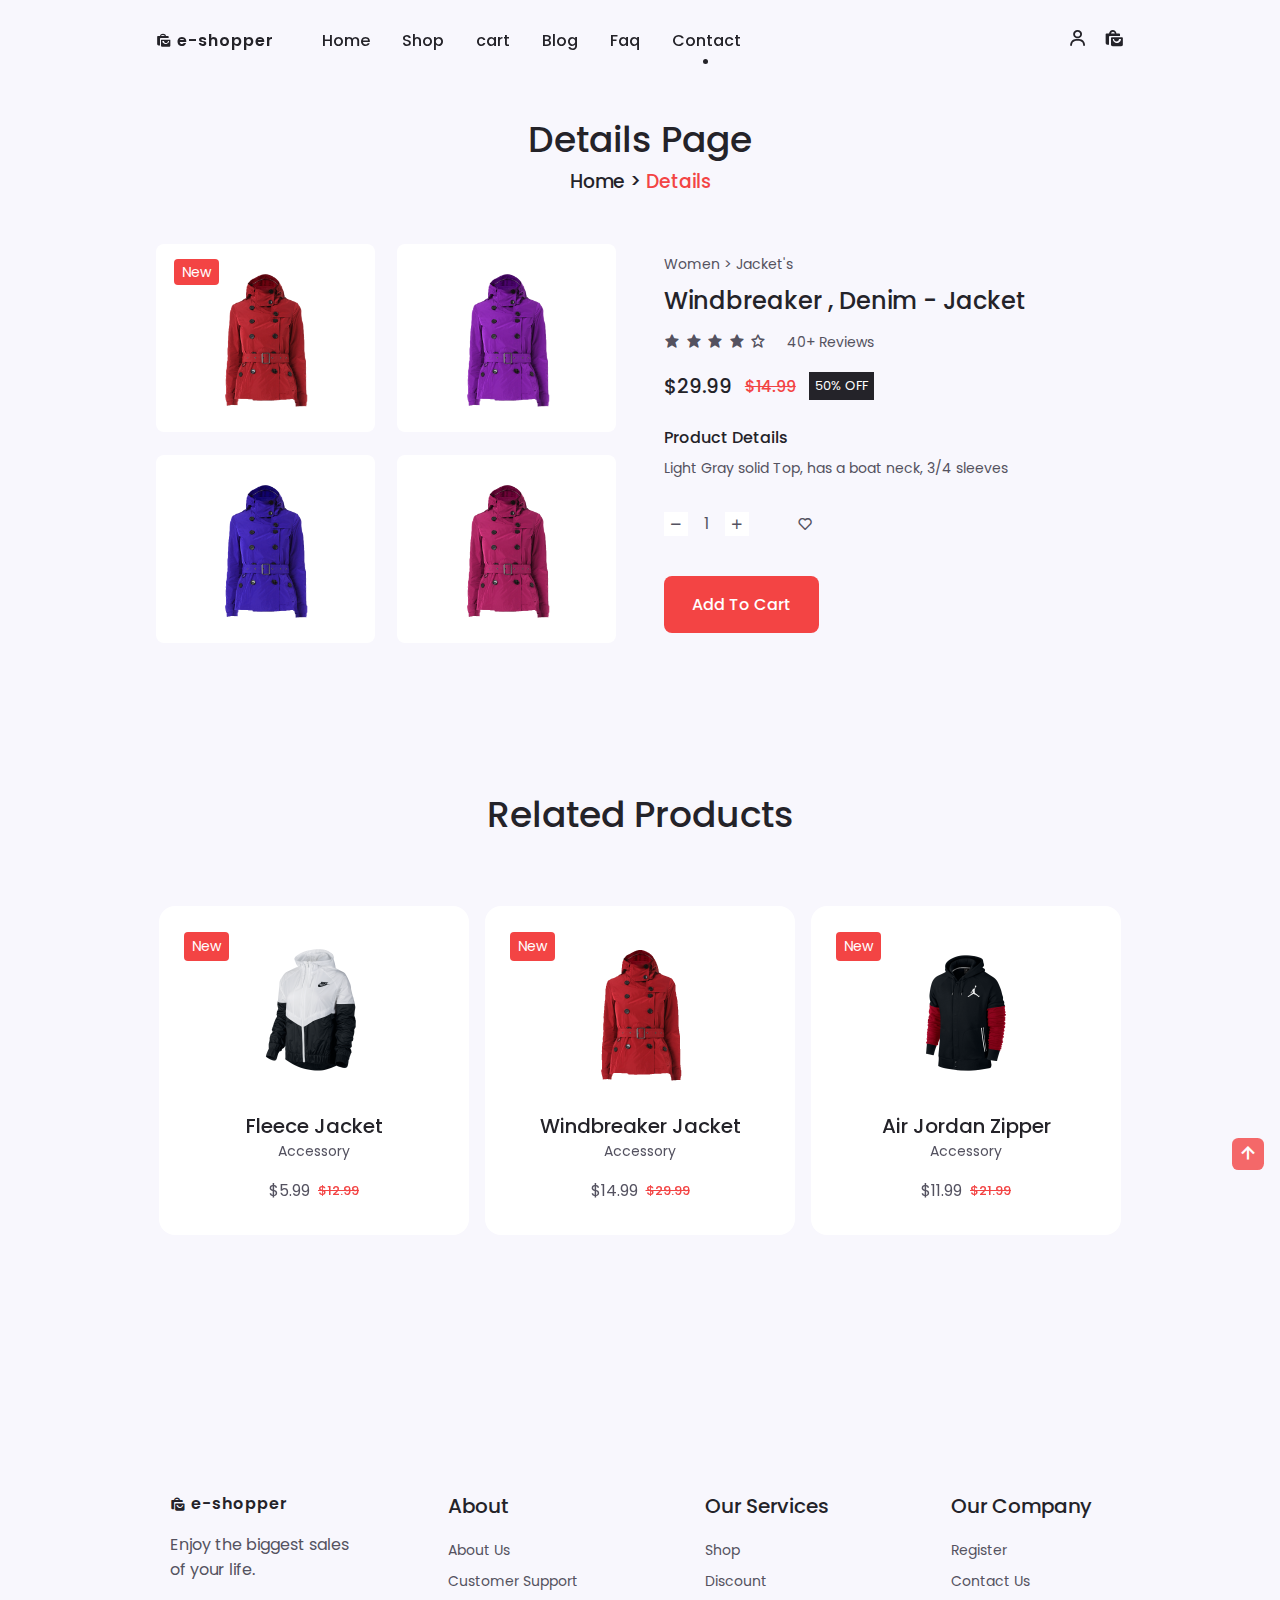
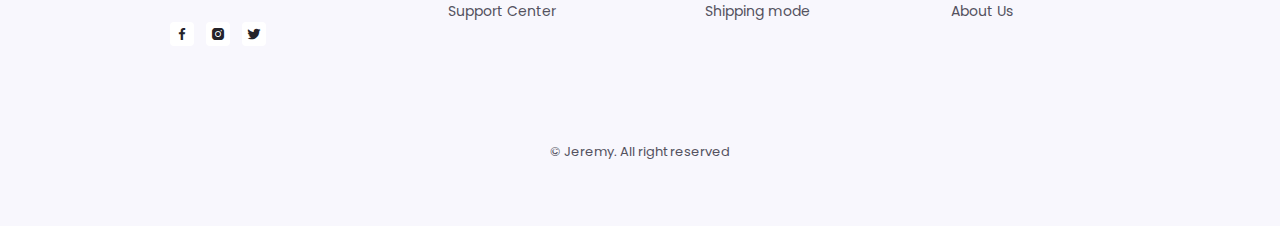
<file: details.html>
<!DOCTYPE html>
<html lang="en">
<head>
    <meta charset="UTF-8">
    <meta http-equiv="X-UA-Compatible" content="IE=edge">
    <meta name="viewport" content="width=device-width, initial-scale=1.0">

    <!--=============== BOXICONS ===============-->
    <link rel="stylesheet" href="https://cdn.jsdelivr.net/npm/boxicons@latest/css/boxicons.min.css">

    <!--=============== SWIPER CSS ===============-->
    <link rel="stylesheet" href="assets/css/swiper-bundle.min.css">

    <!--=============== CSS ===============-->
    <link rel="stylesheet" href="assets/css/style.css">
    <link rel="stylesheet" href="assets/css/colors/color-1.css">

    <title>Responsive e-commerce website - Crypticalcoder</title>
</head>
<body>
    <!--=============== HEADER ===============-->
    <header class="header" id="header">
        <nav class="nav container">
            <a href="index.html" class="nav__logo">
                <i class="bx bxs-shopping-bags nav__logo-icons"></i>e-shopper
            </a>

            <div class="nav__menu" id="nav_menu">
                <ul class="nav__list">
                    <li class="nav__item">
                        <a href="index.html" class="nav__link">Home</a>
                    </li>

                    <li class="nav__item">
                        <a href="shop.html" class="nav__link">Shop</a>
                    </li>

                    <li class="nav__item">
                        <a href="cart.html" class="nav__link">cart</a>
                    </li>

                    <li class="nav__item">
                        <a href="blog.html" class="nav__link">Blog</a>
                    </li>

                    <li class="nav__item">
                        <a href="faq.html" class="nav__link">Faq</a>
                    </li>

                    <li class="nav__item">
                        <a href="contact.html" class="nav__link active-link">Contact</a>
                    </li>
                </ul>

                <div class="nav__close" id="nav__close">
                    <i class="bx bx-x"></i>
                </div>
            </div>

            <div class="nav__btns">
                <div class="login__toggle" id="login-button">
                    <i class="bx bx-user"></i>
                </div>

                <div class="nav__shop" id="cart-shop">
                    <i class="bx bxs-shopping-bags"></i>
                </div>

                <div class="nav__toggle" id="nav-toggle">
                    <i class="bx bx-grid-alt"></i>
                </div>
            </div>
        </nav>
    </header>

     <!--=============== CART ===============-->
    <div class="cart" id="cart">
        <i class="bx bx-x cart__close" id="cart-close"></i>
        <h2 class="cart__title-center">My Cart</h2>
        <div class="cart__container">
            <article class="cart__card">
                <div class="cart__box">
                    <img src="assets/img/cart-1.png" alt="" class="cart__img">
                </div>

                <div class="cart__details">
                    <h3 class="cart__title">Windbreaker</h3>
                    <span class="cart__price">$12</span>

                    <div class="cart__amount">
                        <div class="cart__amount-content">
                            <span class="cart__amount-box">
                                <i class="bx bx-minus"></i>
                            </span>

                            <span class="cart__amount-number">1</span>

                            <span class="cart__amount-box">
                                <i class="bx bx-plus"></i>
                            </span>
                        </div>
                        <i class="bx bx-trash-alt cart__amount-trash"></i>
                    </div>

                </div>
            </article>

            <article class="cart__card">
                <div class="cart__box">
                    <img src="assets/img/cart-2.png" alt="" class="cart__img">
                </div>

                <div class="cart__details">
                    <h3 class="cart__title">Cardigan Hoddie</h3>
                    <span class="cart__price">$16</span>

                    <div class="cart__amount">
                        <div class="cart__amount-content">
                            <span class="cart__amount-box">
                                <i class="bx bx-minus"></i>
                            </span>

                            <span class="cart__amount-number">1</span>

                            <span class="cart__amount-box">
                                <i class="bx bx-plus"></i>
                            </span>
                        </div>
                        <i class="bx bx-trash-alt cart__amount-trash"></i>
                    </div>

                </div>
            </article>

            <article class="cart__card">
                <div class="cart__box">
                    <img src="assets/img/cart-3.png" alt="" class="cart__img">
                </div>

                <div class="cart__details">
                    <h3 class="cart__title">Cartoon</h3>
                    <span class="cart__price">$10</span>

                    <div class="cart__amount">
                        <div class="cart__amount-content">
                            <span class="cart__amount-box">
                                <i class="bx bx-minus"></i>
                            </span>

                            <span class="cart__amount-number">1</span>

                            <span class="cart__amount-box">
                                <i class="bx bx-plus"></i>
                            </span>
                        </div>
                        <i class="bx bx-trash-alt cart__amount-trash"></i>
                    </div>

                </div>
            </article>
        </div>

        <div class="cart__prices">
            <span class="cart__prices-item">3 item</span>
            <span class="cart__prices-total">$38</span>
        </div>
    </div>

    <!--=============== LOGIN ===============-->
    <div class="login" id="login">
        <i class="bx bx-x login__close" id="login-close"></i>
        <h2 class="login__title-center">Login</h2>
            <form action="" class="login__form grid">
                <div class="login__content">
                    <label for="" class="login__label">Email</label>
                    <input type="email" class="login__input">
                </div>

                <div class="login__content">
                    <label for="" class="login__label">Password</label>
                    <input type="password" class="login__input">
                </div>

                <div>
                    <a href="#" class="button">Sign in</a>
                </div>

                <div>
                    <p class="signup">Not a member? <a href="registration.html">Sign up now</a></p>
                </div>
            </form>
    </div>

    <!--=============== MAIN ===============-->
    <main class="main">
        <!--=============== DETAILS ===============-->
        <section class="details section container">
            <h2 class="breadcrumb__title">Details Page</h2>
            <h3 class="breadcrumb__subtitle">Home > <span>Details</span></h3>

            <div class="details__container grid">
                <div class="product__images grid">
                    <div class="product__img">
                        <div class="details__img-tag">New</div>
                        <img src="assets/img/details-1.png" alt="">
                    </div>

                    <div class="product__img">
                        <img src="assets/img/details-2.png" alt="">
                    </div>

                    <div class="product__img">
                        <img src="assets/img/details-3.png" alt="">
                    </div>

                    <div class="product__img">
                        <img src="assets/img/details-4.png" alt="">
                    </div>
                </div>

                <div class="product__info">
                    <p class="details__subtitle">Women > Jacket's</p>
                    <h3 class="details__title">Windbreaker , Denim - Jacket</h3>

                    <div class="rating">
                        <div class="stars">
                            <i class="bx bxs-star"></i>
                            <i class="bx bxs-star"></i>
                            <i class="bx bxs-star"></i>
                            <i class="bx bxs-star"></i>
                            <i class="bx bx-star"></i>
                        </div>
                        <span class="reviews__count">40+ Reviews</span>
                    </div>

                    <div class="details__prices">
                        <span class="details__price">$29.99</span>
                        <span class="details__discount">$14.99</span>
                        <span class="discount__percentage">50% OFF</span>
                    </div>

                    <div class="details__description">
                        <h3 class="description__title">Product Details</h3>
                        <div class="description__details">
                            <p>Light Gray solid Top, has a boat neck, 3/4 sleeves</p>
                        </div>
                    </div>

                     <div class="cart__amount">
                        <div class="cart__amount-content">
                            <span class="cart__amount-box">
                                <i class="bx bx-minus"></i>
                            </span>

                            <span class="cart__amount-number">1</span>

                            <span class="cart__amount-box">
                                <i class="bx bx-plus"></i>
                            </span>
                        </div>
                        <i class="bx bx-heart cart__amount-heart"></i>
                    </div>

                    <a href="#" class="button">Add To Cart</a>
                </div>
            </div>
        </section>

        <!--=============== RELATED PRODUCTS ===============-->
        <section class="related__products section">
            <h2 class="section__title">Related Products</h2>

            <div class="new__container container">
                <div class="swiper new-swiper">
                    <div class="swiper-wrapper">
                        <!--NEW CONTENT1-->
                        <div class="new__content swiper-slide">
                            <div class="new__tag">New</div>
                            <img src="assets/img/new-1.png" alt="" class="new__img">
                            <h3 class="new__title">Windbreaker Jacket</h3>
                            <span class="new__subtitle">Accessory</span>

                            <div class="new__prices">
                                <span class="new__prices">$14.99</span>
                                <span class="new__discount">$29.99</span>
                            </div>

                            <a href="details.html" class="button new__button">
                                <i class="bx bx-cart-alt new__icon"></i>
                            </a>
                        </div>

                        <!--NEW CONTENT2-->
                        <div class="new__content swiper-slide">
                            <div class="new__tag">New</div>
                            <img src="assets/img/new-2.png" alt="" class="new__img">
                            <h3 class="new__title">Air Jordan Zipper</h3>
                            <span class="new__subtitle">Accessory</span>

                            <div class="new__prices">
                                <span class="new__prices">$11.99</span>
                                <span class="new__discount">$21.99</span>
                            </div>

                            <a href="details.html" class="button new__button">
                                <i class="bx bx-cart-alt new__icon"></i>
                            </a>
                        </div>

                        <!--NEW CONTENT3-->
                        <div class="new__content swiper-slide">
                            <div class="new__tag">New</div>
                            <img src="assets/img/new-3.png" alt="" class="new__img">
                            <h3 class="new__title">Fur Jacket</h3>
                            <span class="new__subtitle">Accessory</span>

                            <div class="new__prices">
                                <span class="new__prices">$4.99</span>
                                <span class="new__discount">$9.99</span>
                            </div>

                            <a href="details.html" class="button new__button">
                                <i class="bx bx-cart-alt new__icon"></i>
                            </a>
                        </div>

                        <!--NEW CONTENT4-->
                        <div class="new__content swiper-slide">
                            <div class="new__tag">New</div>
                            <img src="assets/img/new-4.png" alt="" class="new__img">
                            <h3 class="new__title">Fleece Jacket</h3>
                            <span class="new__subtitle">Accessory</span>

                            <div class="new__prices">
                                <span class="new__prices">$24.99</span>
                                <span class="new__discount">$44.99</span>
                            </div>

                            <a href="details.html" class="button new__button">
                                <i class="bx bx-cart-alt new__icon"></i>
                            </a>
                        </div>

                        <!--NEW CONTENT5-->
                        <div class="new__content swiper-slide">
                            <div class="new__tag">New</div>
                            <img src="assets/img/new-5.png" alt="" class="new__img">
                            <h3 class="new__title">Nike Hoddie</h3>
                            <span class="new__subtitle">Accessory</span>

                            <div class="new__prices">
                                <span class="new__prices">$7.99</span>
                                <span class="new__discount">$14.99</span>
                            </div>

                            <a href="details.html" class="button new__button">
                                <i class="bx bx-cart-alt new__icon"></i>
                            </a>
                        </div>

                        <!--NEW CONTENT6-->
                        <div class="new__content swiper-slide">
                            <div class="new__tag">New</div>
                            <img src="assets/img/new-6.png" alt="" class="new__img">
                            <h3 class="new__title">Fleece Jacket</h3>
                            <span class="new__subtitle">Accessory</span>

                            <div class="new__prices">
                                <span class="new__prices">$5.99</span>
                                <span class="new__discount">$12.99</span>
                            </div>

                            <a href="details.html" class="button new__button">
                                <i class="bx bx-cart-alt new__icon"></i>
                            </a>
                        </div>
                    </div>
                </div>
            </div>
        </section>
    </main>

    <!--=============== FOOTER ===============-->
    <footer class="footer section">
        <footer class="footer section">
        <div class="footer__container container grid">
            <!--FOOTER CONTENT 1-->
            <div class="footer__content">
                <a href="#" class="footer__logo">
                    <i class="bx bxs-shopping-bags footer__logo-icon"></i>e-shopper
                </a>

                <p class="footer__description">Enjoy the biggest sales <br> of your life.</p>

                <div class="footer__social">
                    <a href="#" class="footer__social-link"><i class="bx bxl-facebook"></i></a>

                    <a href="#" class="footer__social-link"><i class="bx bxl-instagram-alt"></i></a>

                    <a href="#" class="footer__social-link"><i class="bx bxl-twitter"></i></a>
                </div>
            </div>

            <!--FOOTER CONTENT 2-->
            <div class="footer__content">
                <h3 class="footer__title">About</h3>

                <ul class="footer__links">
                    <li><a href="#" class="footer__link">About Us</a></li>
                    <li><a href="#" class="footer__link">Customer Support</a></li>
                    <li><a href="#" class="footer__link">Support Center</a></li>
                </ul>
            </div>

            <!--FOOTER CONTENT 3-->
            <div class="footer__content">
                <h3 class="footer__title">Our Services</h3>

                <ul class="footer__links">
                    <li><a href="#" class="footer__link">Shop</a></li>
                    <li><a href="#" class="footer__link">Discount</a></li>
                    <li><a href="#" class="footer__link">Shipping mode</a></li>
                </ul>
            </div>

            <!--FOOTER CONTENT 4-->
            <div class="footer__content">
                <h3 class="footer__title">Our Company</h3>

                <ul class="footer__links">
                    <li><a href="#" class="footer__link">Register</a></li>
                    <li><a href="#" class="footer__link">Contact Us</a></li>
                    <li><a href="#" class="footer__link">About Us</a></li>
                </ul>
            </div>
        </div>
        <span class="footer__copy">&#169; Jeremy. All right reserved</span>
    </footer>
    </footer>

    <!--=============== LIGHTBOX ===============-->
    <div class="lightbox ">
        <div class="lightbox__content">
            <div class="lightbox__close">&times;</div>
            <img src="assets/img/details-2.png" alt="" class="lightbox__img">

            <div class="lightbox__caption">
                <div class="caption__text">e-shopper</div>
                <div class="caption__counter">45345</div>
            </div>
        </div>

        <div class="lightbox__controls">
            <div class="prev__item" onclick="prevItem()"><i class="bx bx-chevron-left"></i></div>
            <div class="next__item" onclick="nextItem()"><i class="bx bx-chevron-right"></i></div>
        </div>
    </div>
    <!--=============== SCROLL UP ===============-->
    <a href="#" class="scrollup" id="scroll-up">
        <i class="bx bx-up-arrow-alt scrollup__icon"></i>
    </a>
    <!--=============== STYLE SWITCHER ===============-->
    
    <!--=============== LIGHTBOX ===============-->
    <script>
        const productItems = document.querySelectorAll(".product__img");
        const totalProductItems = productItems.length;
        const lightbox = document.querySelector(".lightbox");
        const lightboxImg = lightbox.querySelector(".lightbox__img");
        const lightboxClose = lightbox.querySelector(".lightbox__close");
        const lightboxCounter = lightbox.querySelector(".caption__counter");

        let itemIndex = 0;

        for(let i = 0; i < totalProductItems; i++){
            productItems[i].addEventListener("click", function(){
                itemIndex = i;
                changeitem();
                toggleLightbox();
            })
        }

        function nextItem(){
            if(itemIndex == totalProductItems -1){
                itemIndex = 0
            }
            else{
                itemIndex++;
            }
            changeitem()
        }

        function prevItem(){
            if(itemIndex === 0){
                itemIndex = totalProductItems - 1;
            }
            else{
                itemIndex--;
            }
            changeitem()
        }

        function toggleLightbox() {
            lightbox.classList.toggle('open')
        }

        function changeitem(){
            imgSrc = productItems[itemIndex].querySelector(".product__img img").getAttribute("src");
            lightboxImg.src = imgSrc
            lightboxCounter.innerHTML = (itemIndex + 1) + " of " + totalProductItems;      
        }

        lightbox.addEventListener("click", function(){
            if (event.target === lightboxClose || event.target === lightbox) {
                toggleLightbox()
            }
        })
    </script>
    <!--=============== SWIPER JS ===============-->
    <script src="assets/js/swiper-bundle.min.js"></script>

    <!--=============== JS ===============-->
    <script src="assets/js/main.js"></script>
</body>
</html>
</file>
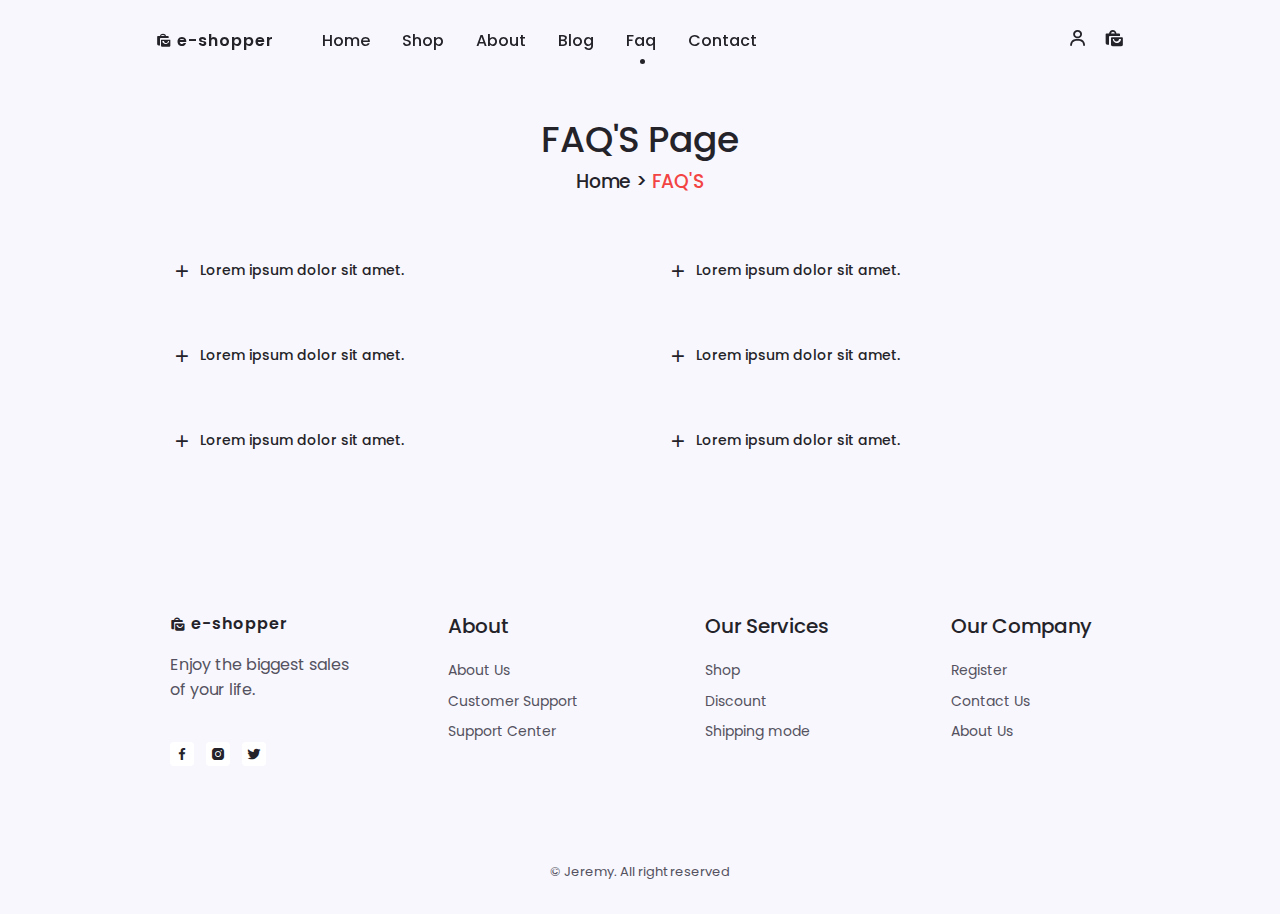
<file: faq.html>
<!DOCTYPE html>
<html lang="en">
<head>
    <meta charset="UTF-8">
    <meta http-equiv="X-UA-Compatible" content="IE=edge">
    <meta name="viewport" content="width=device-width, initial-scale=1.0">

    <!--=============== BOXICONS ===============-->
    <link rel="stylesheet" href="https://cdn.jsdelivr.net/npm/boxicons@latest/css/boxicons.min.css">

    <!--=============== SWIPER CSS ===============-->
    <link rel="stylesheet" href="assets/css/swiper-bundle.min.css">

    <!--=============== CSS ===============-->
    <link rel="stylesheet" href="assets/css/style.css">
    <link rel="stylesheet" href="assets/css/colors/color-1.css">

    <title>Responsive e-commerce website - Crypticalcoder</title>
</head>
<body>
    <!--=============== HEADER ===============-->
    <header class="header" id="header">
        <nav class="nav container">
            <a href="index.html" class="nav__logo">
                <i class="bx bxs-shopping-bags nav__logo-icons"></i>e-shopper
            </a>

            <div class="nav__menu" id="nav_menu">
                <ul class="nav__list">
                    <li class="nav__item">
                        <a href="index.html" class="nav__link">Home</a>
                    </li>

                    <li class="nav__item">
                        <a href="shop.html" class="nav__link">Shop</a>
                    </li>

                    <li class="nav__item">
                        <a href="about.html" class="nav__link">About</a>
                    </li>

                    <li class="nav__item">
                        <a href="blog.html" class="nav__link">Blog</a>
                    </li>

                    <li class="nav__item">
                        <a href="faq.html" class="nav__link active-link">Faq</a>
                    </li>

                    <li class="nav__item">
                        <a href="contact.html" class="nav__link">Contact</a>
                    </li>
                </ul>

                <div class="nav__close" id="nav__close">
                    <i class="bx bx-x"></i>
                </div>
            </div>

            <div class="nav__btns">
                <div class="login__toggle" id="login-button">
                    <i class="bx bx-user"></i>
                </div>

                <div class="nav__shop" id="cart-shop">
                    <i class="bx bxs-shopping-bags"></i>
                </div>

                <div class="nav__toggle" id="nav-toggle">
                    <i class="bx bx-grid-alt"></i>
                </div>
            </div>
        </nav>
    </header>
    <!--=============== CART ===============-->
    <div class="cart" id="cart">
        <i class="bx bx-x cart__close" id="cart-close"></i>
        <h2 class="cart__title-center">My Cart</h2>
        <div class="cart__container">
            <article class="cart__card">
                <div class="cart__box">
                    <img src="assets/img/cart-1.png" alt="" class="cart__img">
                </div>

                <div class="cart__details">
                    <h3 class="cart__title">Windbreaker</h3>
                    <span class="cart__price">$12</span>

                    <div class="cart__amount">
                        <div class="cart__amount-content">
                            <span class="cart__amount-box">
                                <i class="bx bx-minus"></i>
                            </span>

                            <span class="cart__amount-number">1</span>

                            <span class="cart__amount-box">
                                <i class="bx bx-plus"></i>
                            </span>
                        </div>
                        <i class="bx bx-trash-alt cart__amount-trash"></i>
                    </div>

                </div>
            </article>

            <article class="cart__card">
                <div class="cart__box">
                    <img src="assets/img/cart-2.png" alt="" class="cart__img">
                </div>

                <div class="cart__details">
                    <h3 class="cart__title">Cardigan Hoddie</h3>
                    <span class="cart__price">$16</span>

                    <div class="cart__amount">
                        <div class="cart__amount-content">
                            <span class="cart__amount-box">
                                <i class="bx bx-minus"></i>
                            </span>

                            <span class="cart__amount-number">1</span>

                            <span class="cart__amount-box">
                                <i class="bx bx-plus"></i>
                            </span>
                        </div>
                        <i class="bx bx-trash-alt cart__amount-trash"></i>
                    </div>

                </div>
            </article>

            <article class="cart__card">
                <div class="cart__box">
                    <img src="assets/img/cart-3.png" alt="" class="cart__img">
                </div>

                <div class="cart__details">
                    <h3 class="cart__title">Cartoon</h3>
                    <span class="cart__price">$10</span>

                    <div class="cart__amount">
                        <div class="cart__amount-content">
                            <span class="cart__amount-box">
                                <i class="bx bx-minus"></i>
                            </span>

                            <span class="cart__amount-number">1</span>

                            <span class="cart__amount-box">
                                <i class="bx bx-plus"></i>
                            </span>
                        </div>
                        <i class="bx bx-trash-alt cart__amount-trash"></i>
                    </div>

                </div>
            </article>
        </div>

        <div class="cart__prices">
            <span class="cart__prices-item">3 item</span>
            <span class="cart__prices-total">$38</span>
        </div>
    </div>


    <!--=============== LOGIN ===============-->
    <div class="login" id="login">
        <i class="bx bx-x login__close" id="login-close"></i>
        <h2 class="login__title-center">Login</h2>
            <form action="" class="login__form grid">
                <div class="login__content">
                    <label for="" class="login__label">Email</label>
                    <input type="email" class="login__input">
                </div>

                <div class="login__content">
                    <label for="" class="login__label">Password</label>
                    <input type="password" class="login__input">
                </div>

                <div>
                    <a href="#" class="button">Sign in</a>
                </div>

                <div>
                    <p class="signup">Not a member? <a href="registration.html">Sign up now</a></p>
                </div>
            </form>
    </div>

    <!--=============== MAIN ===============-->
    <main class="main">
        <!--=============== FAQ'S ===============-->
        <section class="questions section container">
            <h2 class="breadcrumb__title">FAQ'S Page</h2>
            <h3 class="breadcrumb__subtitle">Home > <span>FAQ'S</span></h3>

            <div class="questions__container grid">
                <div class="questions__group">
                    <div class="questions__item">
                        <header class="questions__header">
                            <i class="bx bx-plus questions__icon"></i>
                            <h3 class="questions__item-title">Lorem ipsum dolor sit amet.</h3>
                        </header>

                        <div class="questions__content">
                            <p class="questions__description">
                                Lorem ipsum dolor sit amet consectetur adipisicing elit. Veritatis maiores quam, accusantium neque alias fugit perferendis cupiditate perspiciatis!
                            </p>
                        </div>
                    </div>

                    <div class="questions__item">
                        <header class="questions__header">
                            <i class="bx bx-plus questions__icon"></i>
                            <h3 class="questions__item-title">Lorem ipsum dolor sit amet.</h3>
                        </header>

                        <div class="questions__content">
                            <p class="questions__description">
                                Lorem ipsum dolor sit amet consectetur adipisicing elit. Veritatis maiores quam, accusantium neque alias fugit perferendis cupiditate perspiciatis!
                            </p>
                        </div>
                    </div>

                    <div class="questions__item">
                        <header class="questions__header">
                            <i class="bx bx-plus questions__icon"></i>
                            <h3 class="questions__item-title">Lorem ipsum dolor sit amet.</h3>
                        </header>

                        <div class="questions__content">
                            <p class="questions__description">
                                Lorem ipsum dolor sit amet consectetur adipisicing elit. Veritatis maiores quam, accusantium neque alias fugit perferendis cupiditate perspiciatis!
                            </p>
                        </div>
                    </div>
                </div>

                <div class="questions__group">
                    <div class="questions__item">
                        <header class="questions__header">
                            <i class="bx bx-plus questions__icon"></i>
                            <h3 class="questions__item-title">Lorem ipsum dolor sit amet.</h3>
                        </header>

                        <div class="questions__content">
                            <p class="questions__description">
                                Lorem ipsum dolor sit amet consectetur adipisicing elit. Veritatis maiores quam, accusantium neque alias fugit perferendis cupiditate perspiciatis!
                            </p>
                        </div>
                    </div>

                    <div class="questions__item">
                        <header class="questions__header">
                            <i class="bx bx-plus questions__icon"></i>
                            <h3 class="questions__item-title">Lorem ipsum dolor sit amet.</h3>
                        </header>

                        <div class="questions__content">
                            <p class="questions__description">
                                Lorem ipsum dolor sit amet consectetur adipisicing elit. Veritatis maiores quam, accusantium neque alias fugit perferendis cupiditate perspiciatis!
                            </p>
                        </div>
                    </div>

                    <div class="questions__item">
                        <header class="questions__header">
                            <i class="bx bx-plus questions__icon"></i>
                            <h3 class="questions__item-title">Lorem ipsum dolor sit amet.</h3>
                        </header>

                        <div class="questions__content">
                            <p class="questions__description">
                                Lorem ipsum dolor sit amet consectetur adipisicing elit. Veritatis maiores quam, accusantium neque alias fugit perferendis cupiditate perspiciatis!
                            </p>
                        </div>
                    </div>
                </div>
            </div>
        </section>
    </main>

    <!--=============== FOOTER ===============-->
    <footer class="footer section">
        <div class="footer__container container grid">
            <!--FOOTER CONTENT 1-->
            <div class="footer__content">
                <a href="#" class="footer__logo">
                    <i class="bx bxs-shopping-bags footer__logo-icon"></i>e-shopper
                </a>

                <p class="footer__description">Enjoy the biggest sales <br> of your life.</p>

                <div class="footer__social">
                    <a href="#" class="footer__social-link"><i class="bx bxl-facebook"></i></a>

                    <a href="#" class="footer__social-link"><i class="bx bxl-instagram-alt"></i></a>

                    <a href="#" class="footer__social-link"><i class="bx bxl-twitter"></i></a>
                </div>
            </div>

            <!--FOOTER CONTENT 2-->
            <div class="footer__content">
                <h3 class="footer__title">About</h3>

                <ul class="footer__links">
                    <li><a href="#" class="footer__link">About Us</a></li>
                    <li><a href="#" class="footer__link">Customer Support</a></li>
                    <li><a href="#" class="footer__link">Support Center</a></li>
                </ul>
            </div>

            <!--FOOTER CONTENT 3-->
            <div class="footer__content">
                <h3 class="footer__title">Our Services</h3>

                <ul class="footer__links">
                    <li><a href="#" class="footer__link">Shop</a></li>
                    <li><a href="#" class="footer__link">Discount</a></li>
                    <li><a href="#" class="footer__link">Shipping mode</a></li>
                </ul>
            </div>

            <!--FOOTER CONTENT 4-->
            <div class="footer__content">
                <h3 class="footer__title">Our Company</h3>

                <ul class="footer__links">
                    <li><a href="#" class="footer__link">Register</a></li>
                    <li><a href="#" class="footer__link">Contact Us</a></li>
                    <li><a href="#" class="footer__link">About Us</a></li>
                </ul>
            </div>
        </div>
        <span class="footer__copy">&#169; Jeremy. All right reserved</span>
    </footer>
    <!--=============== SCROLL UP ===============-->
    <a href="#" class="scrollup" id="scroll-up">
        <i class="bx bx-up-arrow-alt scrollup__icon"></i>
    </a>
    <!--=============== STYLE SWITCHER ===============-->
    
    <!--=============== SWIPER JS ===============-->
    <script src="assets/js/swiper-bundle.min.js"></script>

    <!--=============== JS ===============-->
    <script src="assets/js/main.js"></script>
</body>
</html>
</file>
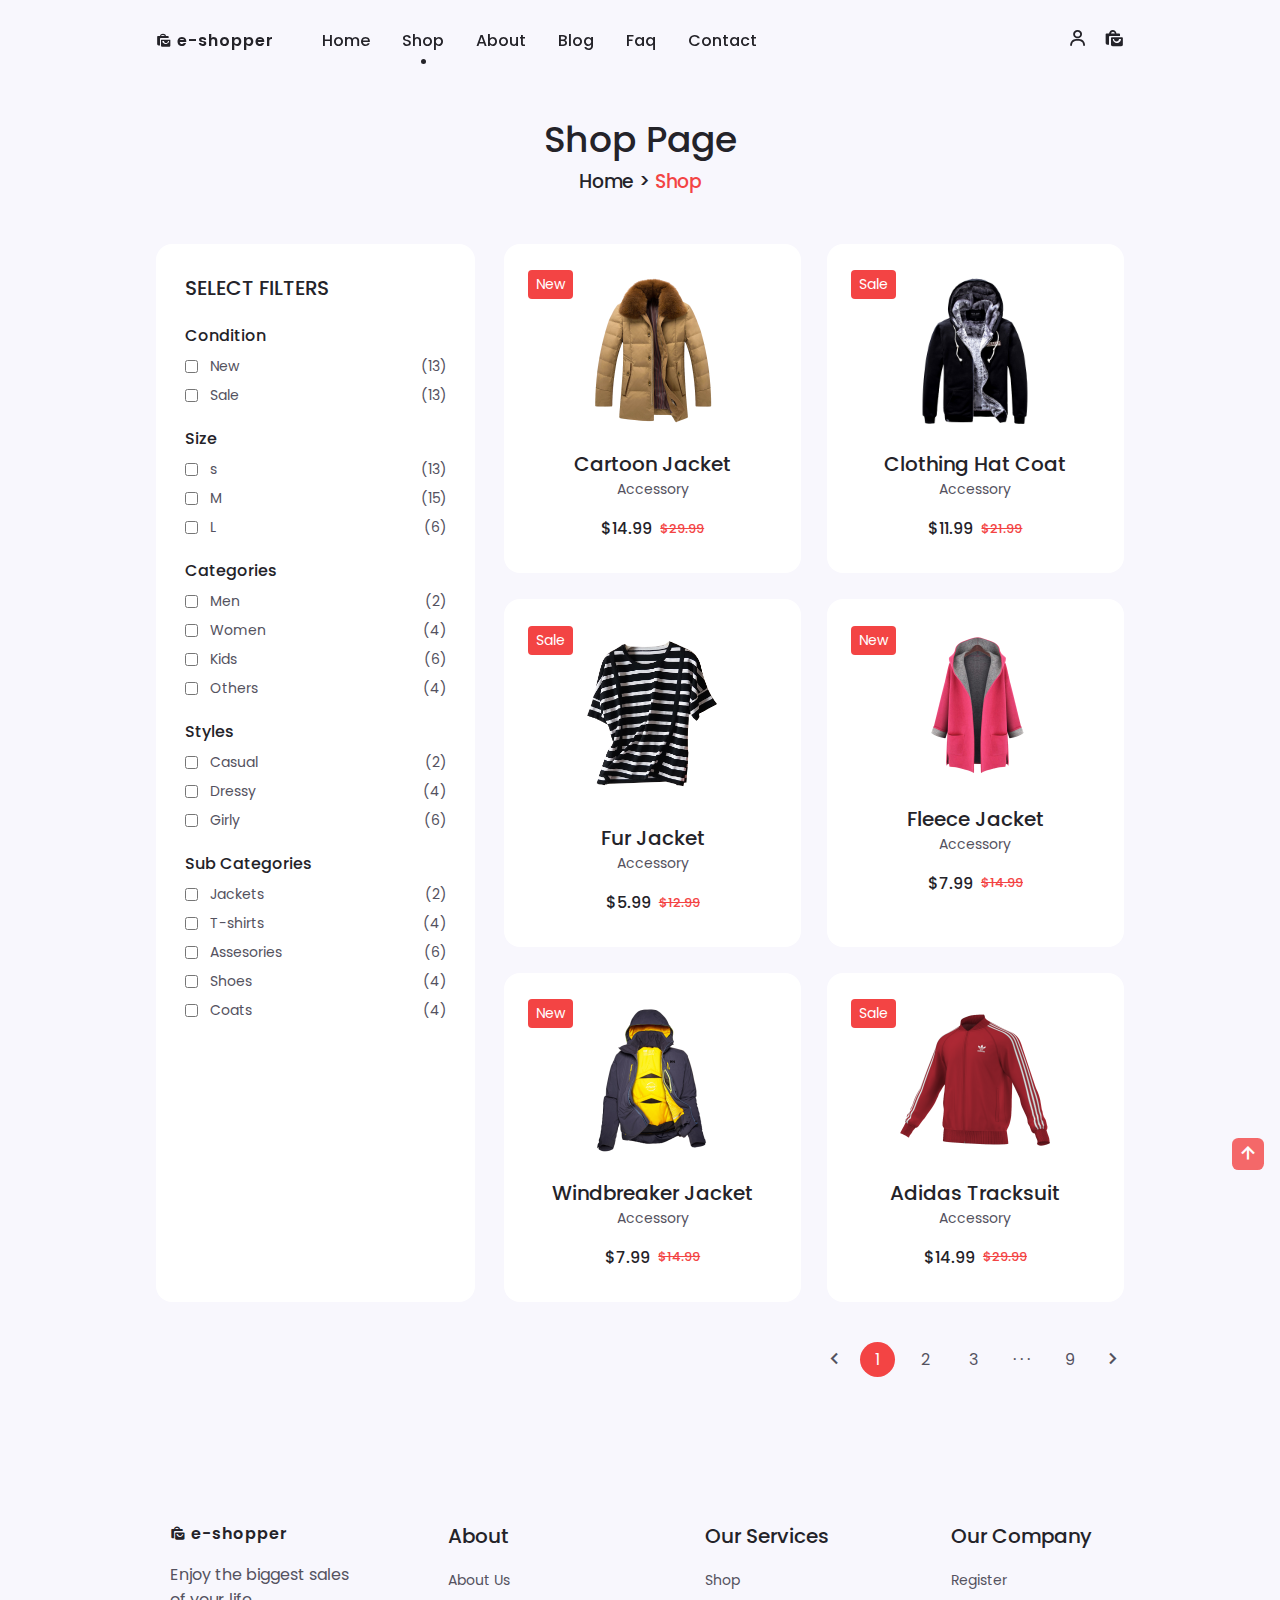
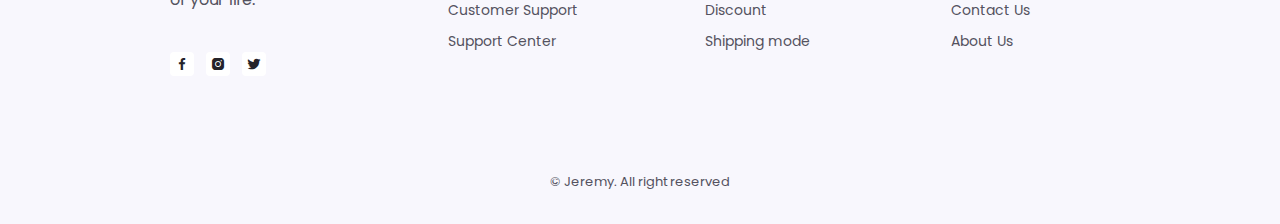
<file: shop.html>
<!DOCTYPE html>
<html lang="en">
<head>
    <meta charset="UTF-8">
    <meta http-equiv="X-UA-Compatible" content="IE=edge">
    <meta name="viewport" content="width=device-width, initial-scale=1.0">

    <!--=============== BOXICONS ===============-->
    <link rel="stylesheet" href="https://cdn.jsdelivr.net/npm/boxicons@latest/css/boxicons.min.css">

    <!--=============== SWIPER CSS ===============-->
    <link rel="stylesheet" href="assets/css/swiper-bundle.min.css">

    <!--=============== CSS ===============-->
    <link rel="stylesheet" href="assets/css/style.css">
    <link rel="stylesheet" href="assets/css/colors/color-1.css">

    <title>Responsive e-commerce website - Crypticalcoder</title>
</head>
<body>
    <!--=============== HEADER ===============-->
    <header class="header" id="header">
        <nav class="nav container">
            <a href="index.html" class="nav__logo">
                <i class="bx bxs-shopping-bags nav__logo-icons"></i>e-shopper
            </a>

            <div class="nav__menu" id="nav_menu">
                <ul class="nav__list">
                    <li class="nav__item">
                        <a href="index.html" class="nav__link">Home</a>
                    </li>

                    <li class="nav__item">
                        <a href="shop.html" class="nav__link active-link">Shop</a>
                    </li>

                    <li class="nav__item">
                        <a href="about.html" class="nav__link">About</a>
                    </li>

                    <li class="nav__item">
                        <a href="blog.html" class="nav__link">Blog</a>
                    </li>

                    <li class="nav__item">
                        <a href="faq.html" class="nav__link">Faq</a>
                    </li>

                    <li class="nav__item">
                        <a href="contact.html" class="nav__link">Contact</a>
                    </li>
                </ul>

                <div class="nav__close" id="nav__close">
                    <i class="bx bx-x"></i>
                </div>
            </div>

            <div class="nav__btns">
                <div class="login__toggle" id="login-button">
                    <i class="bx bx-user"></i>
                </div>

                <div class="nav__shop" id="cart-shop">
                    <i class="bx bxs-shopping-bags"></i>
                </div>

                <div class="nav__toggle" id="nav-toggle">
                    <i class="bx bx-grid-alt"></i>
                </div>
            </div>
        </nav>
    </header>

    <!--=============== CART ===============-->
    <div class="cart" id="cart">
        <i class="bx bx-x cart__close" id="cart-close"></i>
        <h2 class="cart__title-center">My Cart</h2>
        <div class="cart__container">
            <article class="cart__card">
                <div class="cart__box">
                    <img src="assets/img/cart-1.png" alt="" class="cart__img">
                </div>

                <div class="cart__details">
                    <h3 class="cart__title">Windbreaker</h3>
                    <span class="cart__price">$12</span>

                    <div class="cart__amount">
                        <div class="cart__amount-content">
                            <span class="cart__amount-box">
                                <i class="bx bx-minus"></i>
                            </span>

                            <span class="cart__amount-number">1</span>

                            <span class="cart__amount-box">
                                <i class="bx bx-plus"></i>
                            </span>
                        </div>
                        <i class="bx bx-trash-alt cart__amount-trash"></i>
                    </div>

                </div>
            </article>

            <article class="cart__card">
                <div class="cart__box">
                    <img src="assets/img/cart-2.png" alt="" class="cart__img">
                </div>

                <div class="cart__details">
                    <h3 class="cart__title">Cardigan Hoddie</h3>
                    <span class="cart__price">$16</span>

                    <div class="cart__amount">
                        <div class="cart__amount-content">
                            <span class="cart__amount-box">
                                <i class="bx bx-minus"></i>
                            </span>

                            <span class="cart__amount-number">1</span>

                            <span class="cart__amount-box">
                                <i class="bx bx-plus"></i>
                            </span>
                        </div>
                        <i class="bx bx-trash-alt cart__amount-trash"></i>
                    </div>

                </div>
            </article>

            <article class="cart__card">
                <div class="cart__box">
                    <img src="assets/img/cart-3.png" alt="" class="cart__img">
                </div>

                <div class="cart__details">
                    <h3 class="cart__title">Cartoon</h3>
                    <span class="cart__price">$10</span>

                    <div class="cart__amount">
                        <div class="cart__amount-content">
                            <span class="cart__amount-box">
                                <i class="bx bx-minus"></i>
                            </span>

                            <span class="cart__amount-number">1</span>

                            <span class="cart__amount-box">
                                <i class="bx bx-plus"></i>
                            </span>
                        </div>
                        <i class="bx bx-trash-alt cart__amount-trash"></i>
                    </div>

                </div>
            </article>
        </div>

        <div class="cart__prices">
            <span class="cart__prices-item">3 item</span>
            <span class="cart__prices-total">$38</span>
        </div>
    </div>
    <!--=============== LOGIN ===============-->
     <div class="login" id="login">
        <i class="bx bx-x login__close" id="login-close"></i>
        <h2 class="login__title-center">Login</h2>
            <form action="" class="login__form grid">
                <div class="login__content">
                    <label for="" class="login__label">Email</label>
                    <input type="email" class="login__input">
                </div>

                <div class="login__content">
                    <label for="" class="login__label">Password</label>
                    <input type="password" class="login__input">
                </div>

                <div>
                    <a href="#" class="button">Sign in</a>
                </div>

                <div>
                    <p class="signup">Not a member? <a href="registration.html">Sign up now</a></p>
                </div>
            </form>
    </div>

    <!--=============== MAIN ===============-->
    <main class="main">
        <!--=============== SHOP ===============-->
        <section class="shop section container">
            <h2 class="breadcrumb__title">Shop Page</h2>
            <h3 class="breadcrumb__subtitle">Home > <span>Shop</span></h3>

            <div class="shop__container grid">
                <div class="sidebar">
                    <h3 class="filter__title">Select Filters</h3>
                    <div class="filter__content">
                        <h3 class="filter__subtitle">Condition</h3>

                        <div class="filter">
                            <input type="checkbox" name="" id="">
                            <p>New<p><span>(13)</span>
                        </div>

                        <div class="filter">
                            <input type="checkbox" name="" id="">
                            <p>Sale<p><span>(13)</span>
                        </div>
                    </div>

                    <div class="filter__content">
                        <h3 class="filter__subtitle">Size</h3>

                        <div class="filter">
                            <input type="checkbox" name="" id="">
                            <p>s<p><span>(13)</span>
                        </div>

                        <div class="filter">
                            <input type="checkbox" name="" id="">
                            <p>M<p><span>(15)</span>
                        </div>

                        <div class="filter">
                            <input type="checkbox" name="" id="">
                            <p>L<p><span>(6)</span>
                        </div>
                    </div>

                    <div class="filter__content">
                        <h3 class="filter__subtitle">Categories</h3>

                        <div class="filter">
                            <input type="checkbox" name="" id="">
                            <p>Men<p><span>(2)</span>
                        </div>

                        <div class="filter">
                            <input type="checkbox" name="" id="">
                            <p>Women<p><span>(4)</span>
                        </div>

                        <div class="filter">
                            <input type="checkbox" name="" id="">
                            <p>Kids<p><span>(6)</span>
                        </div>

                        <div class="filter">
                            <input type="checkbox" name="" id="">
                            <p>Others<p><span>(4)</span>
                        </div>
                    </div>

                    <div class="filter__content">
                        <h3 class="filter__subtitle">Styles</h3>

                        <div class="filter">
                            <input type="checkbox" name="" id="">
                            <p>Casual<p><span>(2)</span>
                        </div>

                        <div class="filter">
                            <input type="checkbox" name="" id="">
                            <p>Dressy<p><span>(4)</span>
                        </div>

                        <div class="filter">
                            <input type="checkbox" name="" id="">
                            <p>Girly<p><span>(6)</span>
                        </div>
                    </div>

                    <div class="filter__content">
                        <h3 class="filter__subtitle">Sub Categories</h3>

                        <div class="filter">
                            <input type="checkbox" name="" id="">
                            <p>Jackets<p><span>(2)</span>
                        </div>

                        <div class="filter">
                            <input type="checkbox" name="" id="">
                            <p>T-shirts<p><span>(4)</span>
                        </div>

                        <div class="filter">
                            <input type="checkbox" name="" id="">
                            <p>Assesories<p><span>(6)</span>
                        </div>

                        <div class="filter">
                            <input type="checkbox" name="" id="">
                            <p>Shoes<p> <span>(4)</span>
                        </div>

                        <div class="filter">
                            <input type="checkbox" name="" id="">
                            <p>Coats<p><span>(4)</span>
                        </div>
                    </div>
                </div>

                <div class="shop__items grid">
                    <div class="shop__content">
                        <div class="shop__tag">New</div>
                        <img src="assets/img/product-1.png" alt="" class="shop__img">
                        <h3 class="shop__title">Cartoon Jacket</h3>
                        <span class="shop__subtitle">Accessory</span>

                        <div class="shop__prices">
                            <span class="shop__price">$14.99</span>
                            <span class="shop__discounts">$29.99</span>
                        </div>

                        <a href="details.html" class="button shop__button">
                            <i class="bx bx-cart-alt shop__icon"></i>
                        </a>
                    </div>

                    <div class="shop__content">
                        <div class="shop__tag">Sale</div>
                        <img src="assets/img/product-2.png" alt="" class="shop__img">
                        <h3 class="shop__title">Clothing Hat Coat</h3>
                        <span class="shop__subtitle">Accessory</span>

                        <div class="shop__prices">
                            <span class="shop__price">$11.99</span>
                            <span class="shop__discounts">$21.99</span>
                        </div>

                        <a href="details.html" class="button shop__button">
                            <i class="bx bx-cart-alt shop__icon"></i>
                        </a>
                    </div>

                    <div class="shop__content">
                        <div class="shop__tag">Sale</div>
                        <img src="assets/img/product-3.png" alt="" class="shop__img">
                        <h3 class="shop__title">Fur Jacket</h3>
                        <span class="shop__subtitle">Accessory</span>

                        <div class="shop__prices">
                            <span class="shop__price">$5.99</span>
                            <span class="shop__discounts">$12.99</span>
                        </div>

                        <a href="details.html" class="button shop__button">
                            <i class="bx bx-cart-alt shop__icon"></i>
                        </a>
                    </div>

                    <div class="shop__content">
                        <div class="shop__tag">New</div>
                        <img src="assets/img/product-4.png" alt="" class="shop__img">
                        <h3 class="shop__title">Fleece Jacket</h3>
                        <span class="shop__subtitle">Accessory</span>

                        <div class="shop__prices">
                            <span class="shop__price">$7.99</span>
                            <span class="shop__discounts">$14.99</span>
                        </div>

                        <a href="details.html" class="button shop__button">
                            <i class="bx bx-cart-alt shop__icon"></i>
                        </a>
                    </div>

                    <div class="shop__content">
                        <div class="shop__tag">New</div>
                        <img src="assets/img/product-5.png" alt="" class="shop__img">
                        <h3 class="shop__title">Windbreaker Jacket</h3>
                        <span class="shop__subtitle">Accessory</span>

                        <div class="shop__prices">
                            <span class="shop__price">$7.99</span>
                            <span class="shop__discounts">$14.99</span>
                        </div>

                        <a href="details.html" class="button shop__button">
                            <i class="bx bx-cart-alt shop__icon"></i>
                        </a>
                    </div>

                    <div class="shop__content">
                        <div class="shop__tag">Sale</div>
                        <img src="assets/img/product-6.png" alt="" class="shop__img">
                        <h3 class="shop__title">Adidas Tracksuit</h3>
                        <span class="shop__subtitle">Accessory</span>

                        <div class="shop__prices">
                            <span class="shop__price">$14.99</span>
                            <span class="shop__discounts">$29.99</span>
                        </div>

                        <a href="details.html" class="button shop__button">
                            <i class="bx bx-cart-alt shop__icon"></i>
                        </a>
                    </div>
                </div>
            </div>

            <div class="pagination">
                <i class="bx bx-chevron-left pagination__icon"></i>
                <span class="current">1</span>
                <span>2</span>
                <span>3</span>
                <span>&middot; &middot; &middot;</span>
                <span>9</span>

                <i class="bx bx-chevron-right pagination__icon"></i>
            </div>
        </section>
    </main>

    <!--=============== FOOTER ===============-->
    <footer class="footer section">
        <div class="footer__container container grid">
            <!--FOOTER CONTENT 1-->
            <div class="footer__content">
                <a href="#" class="footer__logo">
                    <i class="bx bxs-shopping-bags footer__logo-icon"></i>e-shopper
                </a>

                <p class="footer__description">Enjoy the biggest sales <br> of your life.</p>

                <div class="footer__social">
                    <a href="#" class="footer__social-link"><i class="bx bxl-facebook"></i></a>

                    <a href="#" class="footer__social-link"><i class="bx bxl-instagram-alt"></i></a>

                    <a href="#" class="footer__social-link"><i class="bx bxl-twitter"></i></a>
                </div>
            </div>

            <!--FOOTER CONTENT 2-->
            <div class="footer__content">
                <h3 class="footer__title">About</h3>

                <ul class="footer__links">
                    <li><a href="#" class="footer__link">About Us</a></li>
                    <li><a href="#" class="footer__link">Customer Support</a></li>
                    <li><a href="#" class="footer__link">Support Center</a></li>
                </ul>
            </div>

            <!--FOOTER CONTENT 3-->
            <div class="footer__content">
                <h3 class="footer__title">Our Services</h3>

                <ul class="footer__links">
                    <li><a href="#" class="footer__link">Shop</a></li>
                    <li><a href="#" class="footer__link">Discount</a></li>
                    <li><a href="#" class="footer__link">Shipping mode</a></li>
                </ul>
            </div>

            <!--FOOTER CONTENT 4-->
            <div class="footer__content">
                <h3 class="footer__title">Our Company</h3>

                <ul class="footer__links">
                    <li><a href="#" class="footer__link">Register</a></li>
                    <li><a href="#" class="footer__link">Contact Us</a></li>
                    <li><a href="#" class="footer__link">About Us</a></li>
                </ul>
            </div>
        </div>
        <span class="footer__copy">&#169; Jeremy. All right reserved</span>
    </footer>

    <!--=============== SCROLL UP ===============-->
    <a href="#" class="scrollup" id="scroll-up">
        <i class="bx bx-up-arrow-alt scrollup__icon"></i>
    </a>
    <!--=============== STYLE SWITCHER ===============-->
    
    <!--=============== SWIPER JS ===============-->
    <script src="assets/js/swiper-bundle.min.js"></script>

    <!--=============== JS ===============-->
    <script src="assets/js/main.js"></script>
</body>
</html>
</file>
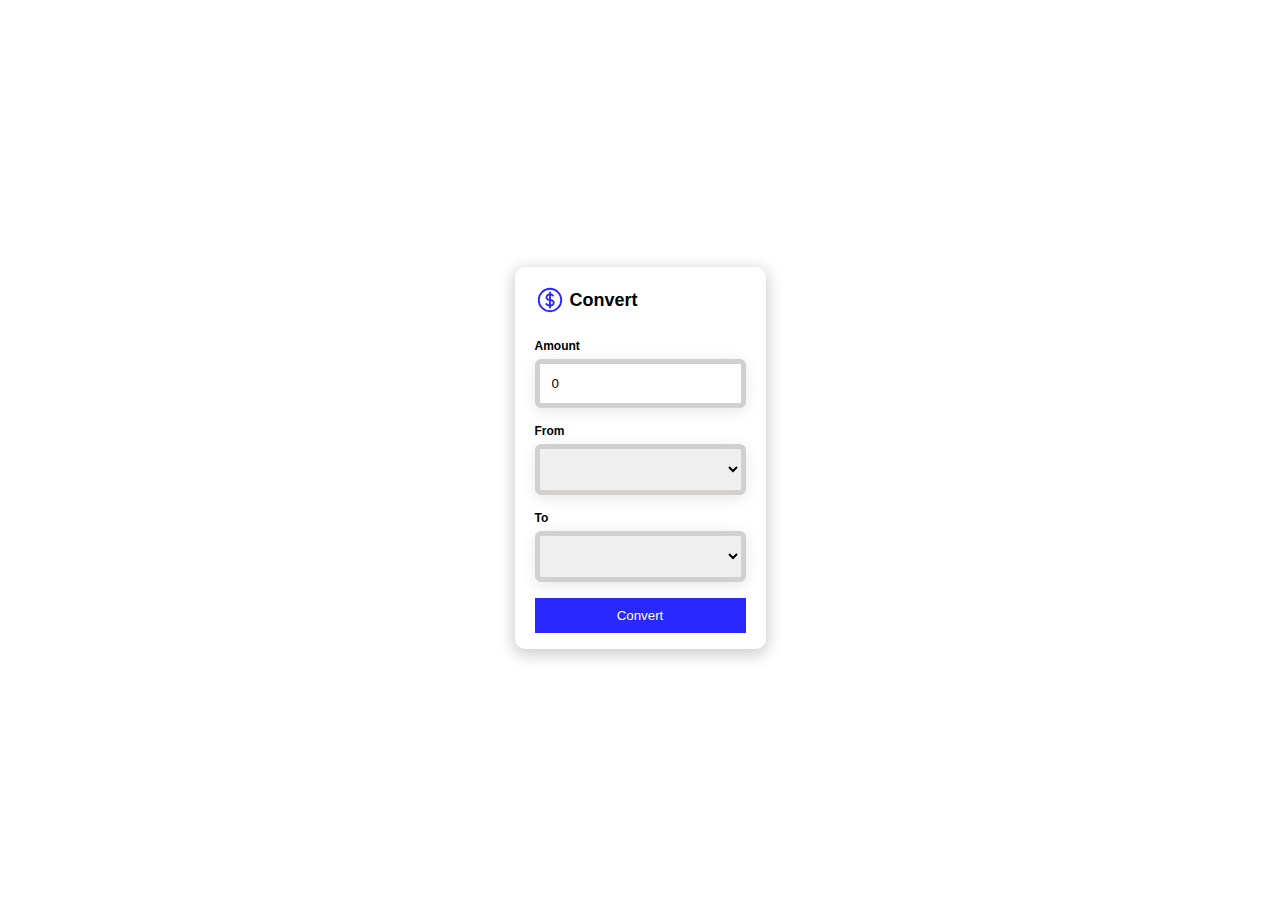
<file: templates/currencyConverter/currency_converter.html>
<!DOCTYPE html>
<html lang="en">
<head>
  <meta charset="UTF-8">
  <meta http-equiv="X-UA-Compatible" content="IE=edge">
  <meta name="viewport" content="width=device-width, initial-scale=1.0">
  <title>Document</title>
  <script src="currency_converter.js" defer></script>
  <link rel="stylesheet" href="currency_converter.css">
</head>
<body>
  <div id="currencyConverter">
     <div class="title">
       <svg xmlns="http://www.w3.org/2000/svg" 
            fill="none" 
            viewBox="0 0 24 24" 
            stroke-width="1.5" 
            stroke="currentColor" >
          <path stroke-linecap="round" 
          stroke-linejoin="round" 
          d="M12 6v12m-3-2.818l.879.659c1.171.879 3.07.879 4.242 0 1.172-.879 1.172-2.303 0-3.182C13.536 12.219 12.768 12 12 12c-.725 0-1.45-.22-2.003-.659-1.106-.879-1.106-2.303 0-3.182s2.9-.879 4.006 0l.415.33M21 12a9 9 0 11-18 0 9 9 0 0118 0z" />
       </svg>
       <h1>Convert</h1>
     </div>
     <form id="convertForm">
       <div>
         <label for="amount">Amount</label>
         <input type="number" id="amount" value="0">
       </div>
       <div>
         <label for="fromCurrency">From</label>
         <select id="fromCurrency"></select>
       </div>
       <div>
         <label for="toCurrency">To</label>
         <select id="toCurrency"></select>
       </div>
       <button>Convert</button>
     </form>
     <div id="convertResult"></div>
  </div>
</body>
</html>
</file>
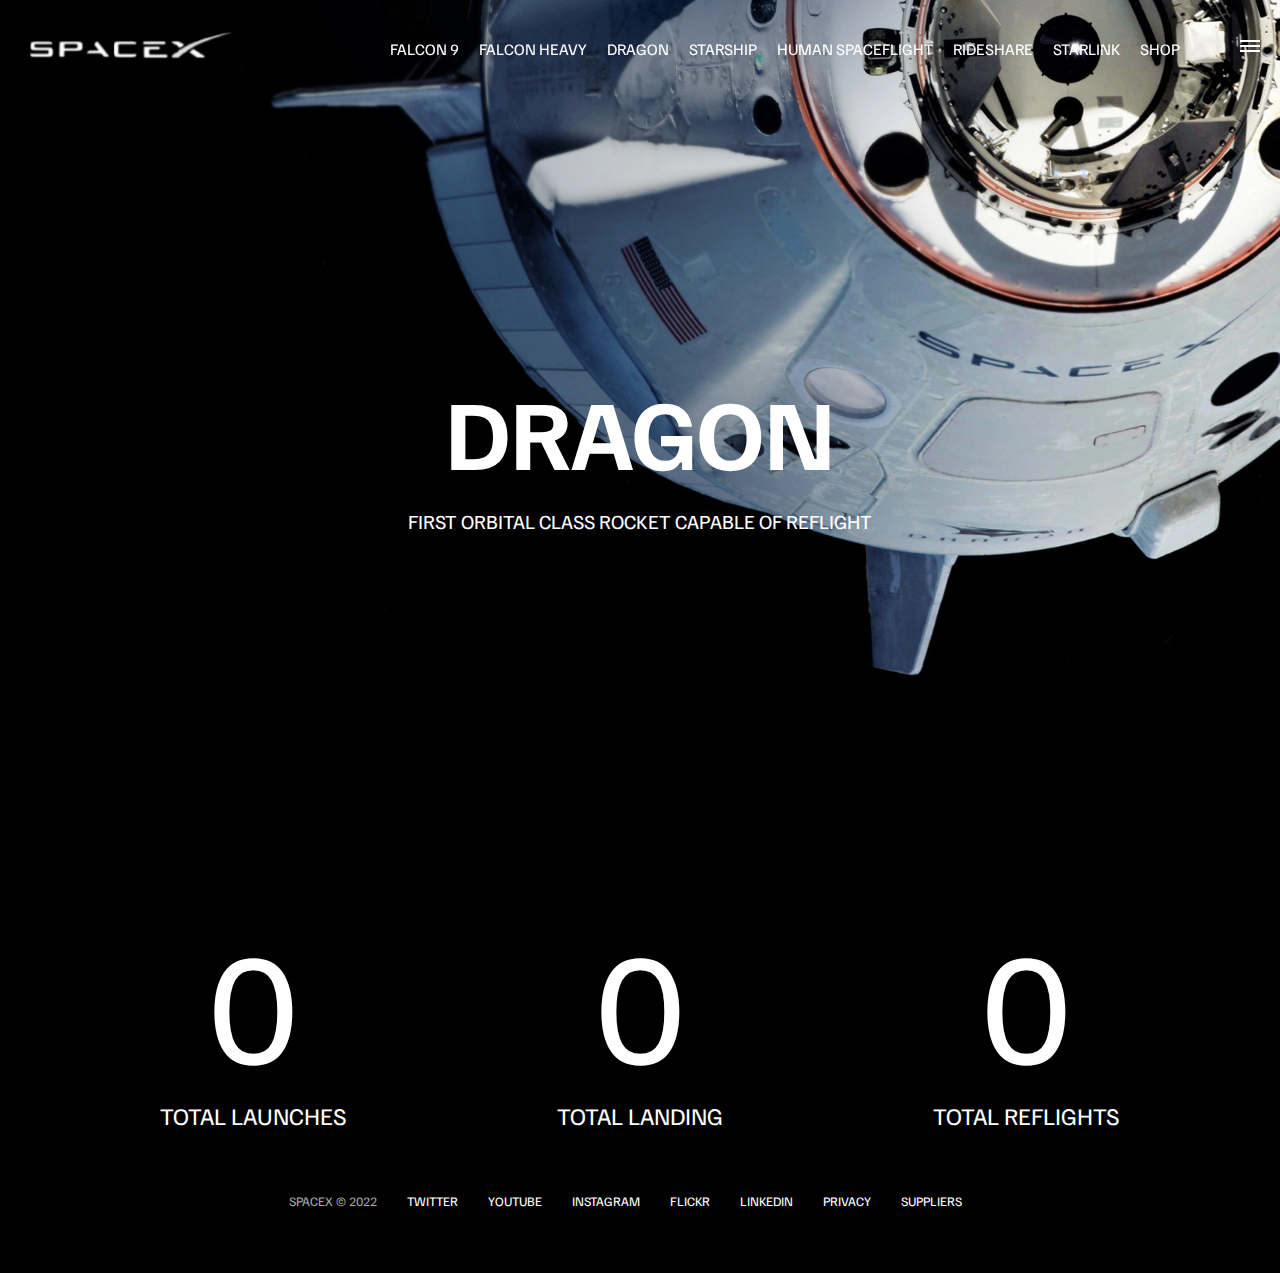
<file: templates/spacex/dragon.html>
<!DOCTYPE html>
<html lang="en">
<head>
  <meta charset="UTF-8">
  <meta http-equiv="X-UA-Compatible" content="IE=edge">
  <meta name="viewport" content="width=device-width, initial-scale=1.0">
  <link rel="stylesheet" href="spacex.css">
  <script src="spacex.js" defer></script>
  <title>Spacex</title>
</head>
<body>
  <div id="overlay"></div>
  <div id="mobile-menu" class="mobile-main-menu">
    <ul>
      <li><a href="#">Missions</a></li>
      <li><a href="#">Launches</a></li>
      <li><a href="#">Careers</a></li>
      <li><a href="#">Updates</a></li>
      <li><a href="#">Shop</a></li>

      <li class="mobile-only"><a href="falcon9.html">Falcon 9</a></li>
      <li class="mobile-only"><a href="falconheavy.html">Falcon Heavy</a></li>
      <li class="mobile-only"><a href="dragon.html">Dragon</a></li>
      <li class="mobile-only"><a href="">Starship</a></li>
      <li class="mobile-only"><a href="">Human Spaceflight</a></li>
      <li class="mobile-only"><a href="">Rideshare</a></li>
      <li class="mobile-only"><a href="">Starlink</a></li>
      <li class="mobile-only"><a href="">Shop</a></li>
    </ul>
  </div>
  <header class="main-header">
    <div class="logo">
      <a href="">
        <img src="spaceximg/logo.png" alt="">
      </a>
    </div>
    <nav class="desktop-main-menu">
      <ul>
        <li><a href="falcon9.html">Falcon 9</a></li>
        <li><a href="falconheavy.html">Falcon Heavy</a></li>
        <li><a href="dragon.html">Dragon</a></li>
        <li><a href="">Starship</a></li>
        <li><a href="">Human Spaceflight</a></li>
        <li><a href="">Rideshare</a></li>
        <li><a href="">Starlink</a></li>
        <li><a href="">Shop</a></li>
      </ul>
    </nav>
  </header>

  <!--hamburger-->
  <button id="menu-btn" class="hamburger" type="button">
    <span class="hamburger-top"></span>
    <span class="hamburger-middle"></span>
    <span class="hamburger-buttom"></span>
  </button>

  <section class="section-animate bg-dragon">
   </section>
    <div class="section-inner-center">
      <h3>Dragon</h3>
      <p>First orbital class rocket capable of reflight</p>
    </div>
   <div class="stats">
     <div>
       <span class="counter" data-target="3">0</span>
       <h4>Total Launches</h4>
     </div>

      <div>
       <span class="counter" data-target="7">0</span>
       <h4>Total Landing</h4>
     </div>

      <div>
       <span class="counter" data-target="4">0</span>
       <h4>Total Reflights</h4>
     </div>
   </div>
  <footer>
    <ul>
      <li>SpaceX &copy; 2022</li>
      <li><a href="#">Twitter</a></li>
      <li><a href="#">Youtube</a></li>
      <li><a href="#">Instagram</a></li>
      <li><a href="#">Flickr</a></li>
      <li><a href="#">LinkedIn</a></li>
      <li><a href="#">Privacy</a></li>
      <li><a href="#">Suppliers</a></li>
    </ul>
  </footer>
</body>
</html>
</file>
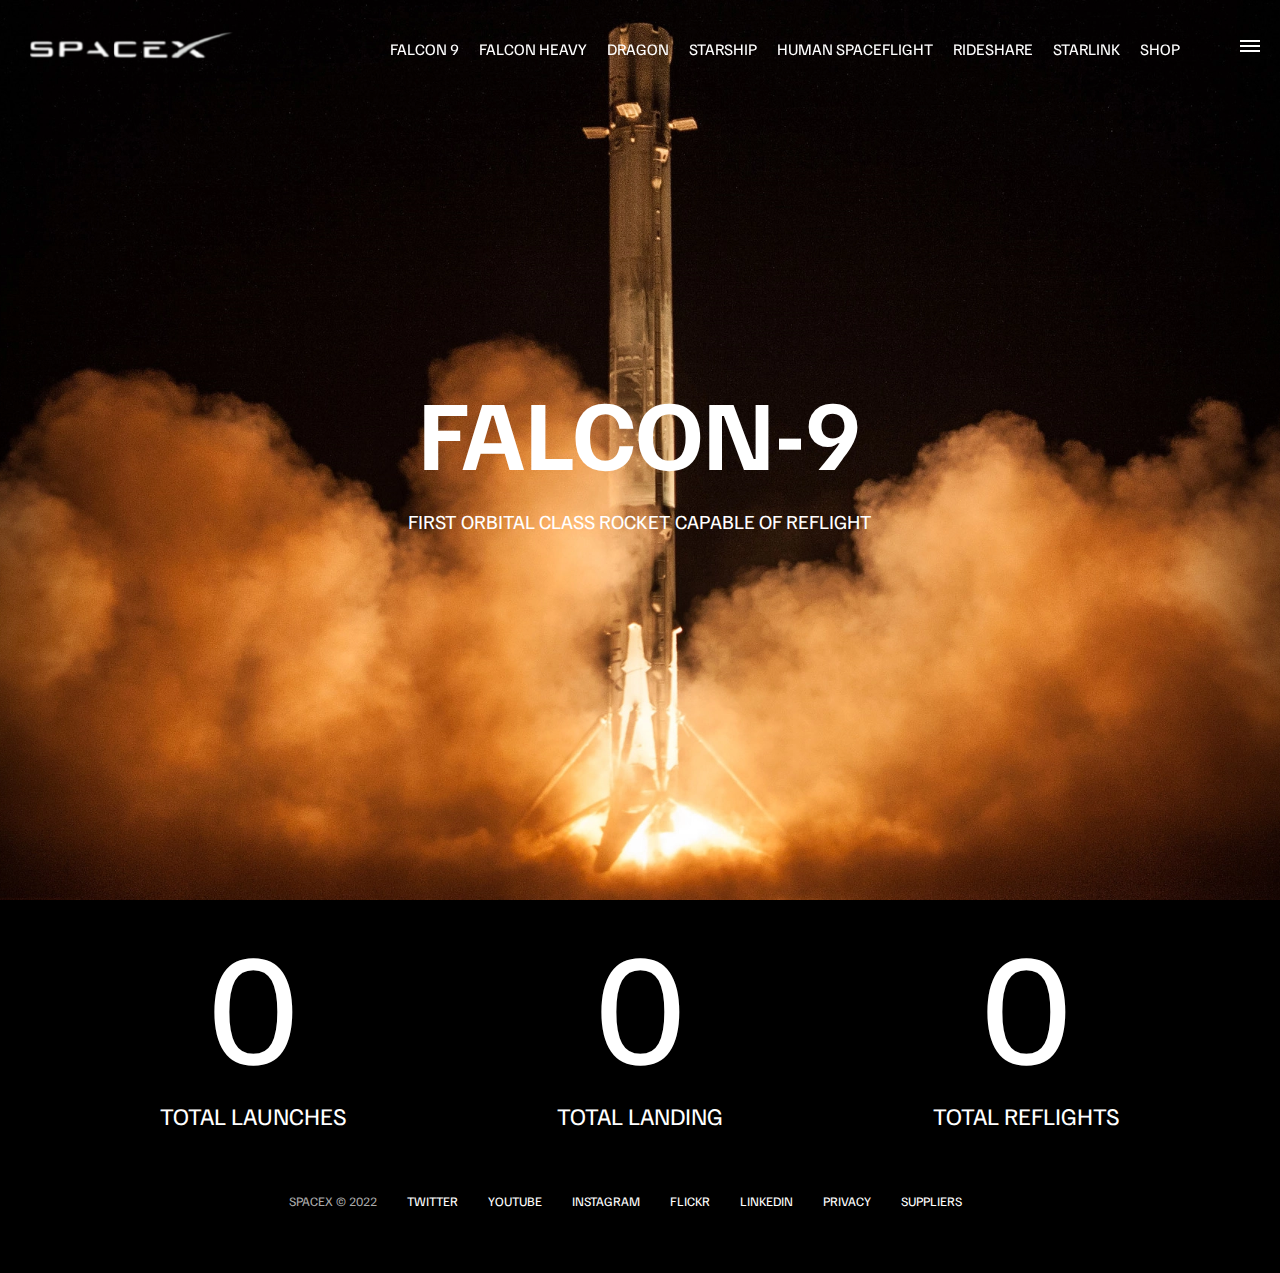
<file: templates/spacex/falcon9.html>
<!DOCTYPE html>
<html lang="en">
<head>
  <meta charset="UTF-8">
  <meta http-equiv="X-UA-Compatible" content="IE=edge">
  <meta name="viewport" content="width=device-width, initial-scale=1.0">
  <link rel="stylesheet" href="spacex.css">
  <script src="spacex.js" defer></script>
  <title>Spacex</title>
</head>
<body>
  <div id="overlay"></div>
  <div id="mobile-menu" class="mobile-main-menu">
    <ul>
      <li><a href="#">Missions</a></li>
      <li><a href="#">Launches</a></li>
      <li><a href="#">Careers</a></li>
      <li><a href="#">Updates</a></li>
      <li><a href="#">Shop</a></li>

      <li class="mobile-only"><a href="">Falcon 9</a></li>
      <li class="mobile-only"><a href="">Falcon Heavy</a></li>
      <li class="mobile-only"><a href="">Dragon</a></li>
      <li class="mobile-only"><a href="">Starship</a></li>
      <li class="mobile-only"><a href="">Human Spaceflight</a></li>
      <li class="mobile-only"><a href="">Rideshare</a></li>
      <li class="mobile-only"><a href="">Starlink</a></li>
      <li class="mobile-only"><a href="">Shop</a></li>
    </ul>
  </div>
  <header class="main-header">
    <div class="logo">
      <a href="">
        <img src="spaceximg/logo.png" alt="">
      </a>
    </div>
    <nav class="desktop-main-menu">
      <ul>
        <li><a href="falcon9.html">Falcon 9</a></li>
        <li><a href="falconheavy.html">Falcon Heavy</a></li>
        <li><a href="dragon.html">Dragon</a></li>
        <li><a href="">Starship</a></li>
        <li><a href="">Human Spaceflight</a></li>
        <li><a href="">Rideshare</a></li>
        <li><a href="">Starlink</a></li>
        <li><a href="">Shop</a></li>
      </ul>
    </nav>
  </header>

  <!--hamburger-->
  <button id="menu-btn" class="hamburger" type="button">
    <span class="hamburger-top"></span>
    <span class="hamburger-middle"></span>
    <span class="hamburger-buttom"></span>
  </button>

  <section class="section-animate bg-falcon-9">
   </section>
    <div class="section-inner-center">
      <h3>Falcon-9</h3>
      <p>First orbital class rocket capable of reflight</p>
    </div>
   <div class="stats">
     <div>
       <span class="counter" data-target="3">0</span>
       <h4>Total Launches</h4>
     </div>

      <div>
       <span class="counter" data-target="7">0</span>
       <h4>Total Landing</h4>
     </div>

      <div>
       <span class="counter" data-target="4">0</span>
       <h4>Total Reflights</h4>
     </div>
   </div>
  <footer>
    <ul>
      <li>SpaceX &copy; 2022</li>
      <li><a href="#">Twitter</a></li>
      <li><a href="#">Youtube</a></li>
      <li><a href="#">Instagram</a></li>
      <li><a href="#">Flickr</a></li>
      <li><a href="#">LinkedIn</a></li>
      <li><a href="#">Privacy</a></li>
      <li><a href="#">Suppliers</a></li>
    </ul>
  </footer>
</body>
</html>
</file>
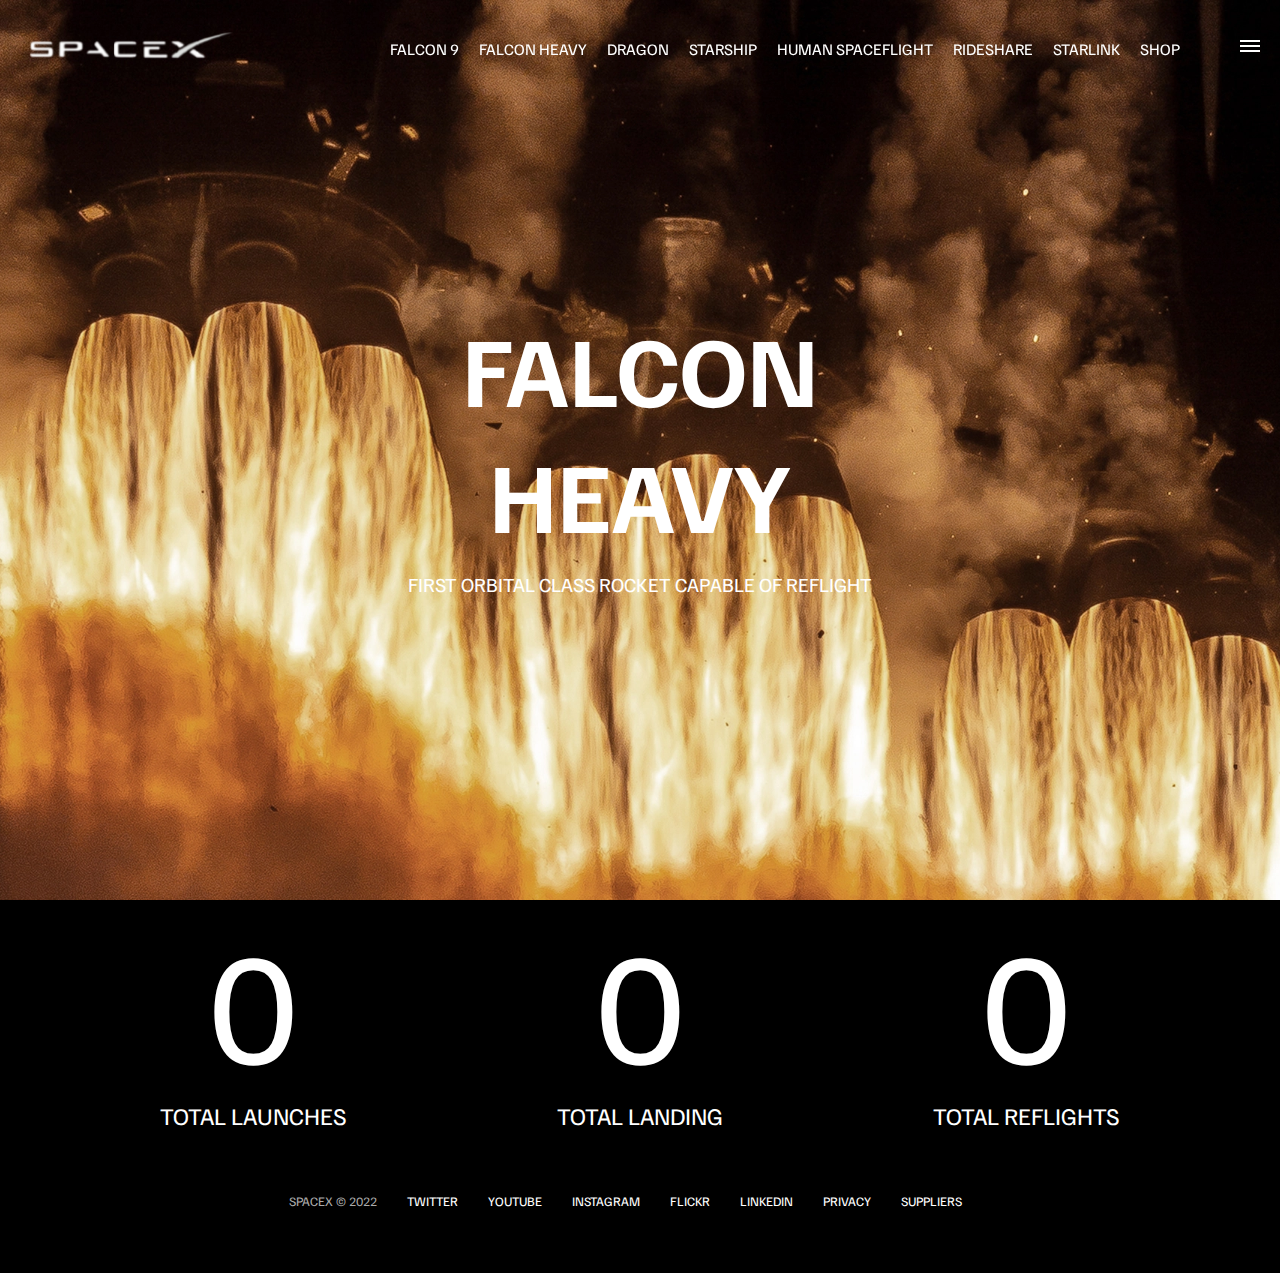
<file: templates/spacex/falconheavy.html>
<!DOCTYPE html>
<html lang="en">
<head>
  <meta charset="UTF-8">
  <meta http-equiv="X-UA-Compatible" content="IE=edge">
  <meta name="viewport" content="width=device-width, initial-scale=1.0">
  <link rel="stylesheet" href="spacex.css">
  <script src="spacex.js" defer></script>
  <title>Spacex</title>
</head>
<body>
  <div id="overlay"></div>
  <div id="mobile-menu" class="mobile-main-menu">
    <ul>
      <li><a href="#">Missions</a></li>
      <li><a href="#">Launches</a></li>
      <li><a href="#">Careers</a></li>
      <li><a href="#">Updates</a></li>
      <li><a href="#">Shop</a></li>

      <li class="mobile-only"><a href="">Falcon 9</a></li>
      <li class="mobile-only"><a href="">Falcon Heavy</a></li>
      <li class="mobile-only"><a href="">Dragon</a></li>
      <li class="mobile-only"><a href="">Starship</a></li>
      <li class="mobile-only"><a href="">Human Spaceflight</a></li>
      <li class="mobile-only"><a href="">Rideshare</a></li>
      <li class="mobile-only"><a href="">Starlink</a></li>
      <li class="mobile-only"><a href="">Shop</a></li>
    </ul>
  </div>
  <header class="main-header">
    <div class="logo">
      <a href="">
        <img src="spaceximg/logo.png" alt="">
      </a>
    </div>
    <nav class="desktop-main-menu">
      <ul>
        <li><a href="falcon9.html">Falcon 9</a></li>
        <li><a href="falconheavy.html">Falcon Heavy</a></li>
        <li><a href="dragon.html">Dragon</a></li>
        <li><a href="">Starship</a></li>
        <li><a href="">Human Spaceflight</a></li>
        <li><a href="">Rideshare</a></li>
        <li><a href="">Starlink</a></li>
        <li><a href="">Shop</a></li>
      </ul>
    </nav>
  </header>

  <!--hamburger-->
  <button id="menu-btn" class="hamburger" type="button">
    <span class="hamburger-top"></span>
    <span class="hamburger-middle"></span>
    <span class="hamburger-buttom"></span>
  </button>

  <section class="section-animate bg-falconheavy">
   </section>
    <div class="section-inner-center">
      <h3>Falcon Heavy</h3>
      <p>First orbital class rocket capable of reflight</p>
    </div>
   <div class="stats">
     <div>
       <span class="counter" data-target="3">0</span>
       <h4>Total Launches</h4>
     </div>

      <div>
       <span class="counter" data-target="7">0</span>
       <h4>Total Landing</h4>
     </div>

      <div>
       <span class="counter" data-target="4">0</span>
       <h4>Total Reflights</h4>
     </div>
   </div>
  <footer>
    <ul>
      <li>SpaceX &copy; 2022</li>
      <li><a href="#">Twitter</a></li>
      <li><a href="#">Youtube</a></li>
      <li><a href="#">Instagram</a></li>
      <li><a href="#">Flickr</a></li>
      <li><a href="#">LinkedIn</a></li>
      <li><a href="#">Privacy</a></li>
      <li><a href="#">Suppliers</a></li>
    </ul>
  </footer>
</body>
</html>
</file>
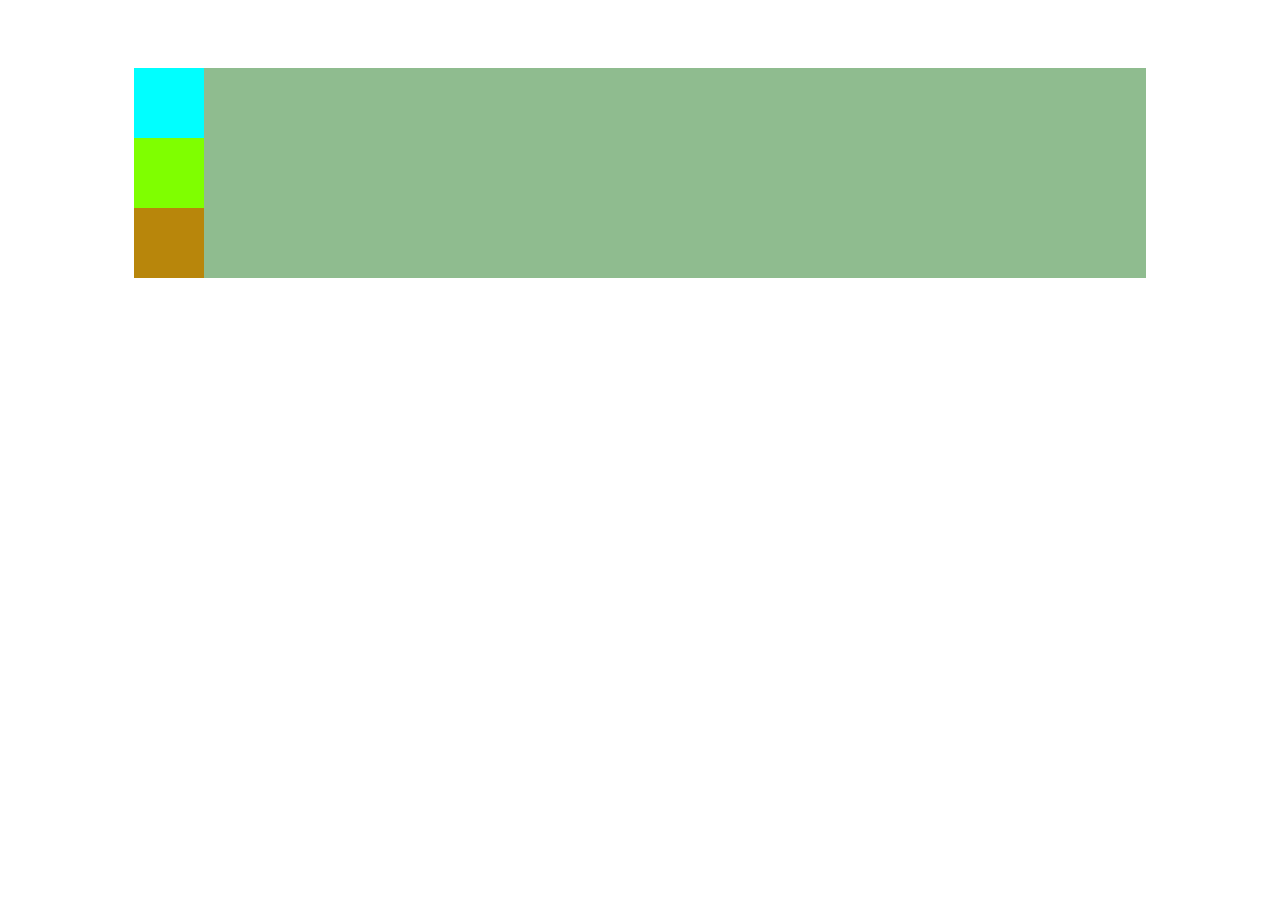
<file: templates/spacex/position.html>
<!DOCTYPE html>
<html lang="en">
<head>
  <meta charset="UTF-8">
  <meta http-equiv="X-UA-Compatible" content="IE=edge">
  <meta name="viewport" content="width=device-width, initial-scale=1.0">
  <title>Document</title>
  <style>
    body{
      display: flex;
      justify-content: center;
      align-items: center;
      box-sizing: border-box;
      height: 100%;
    }
    .contain{
      height: 60%;
      width: 80%;
      background-color: darkseagreen;
      margin-top: 60px;
    }
    .div1,.div2,.div3,.div4{
      width: 70px;
      height: 70px;
    }

    .div1{
      position: fixed;
    }
  </style>
</head>
<body>
  <div class="contain">
      <div class="div1" style="background-color: aqua;"></div>
      <div class="div2" style="background-color: blueviolet;"></div>
      <div class="div3" style="background-color: chartreuse;"></div>
      <div class="div4" style="background-color: darkgoldenrod;"></div>
  </div>
</body>
</html>
</file>
<file: assets/css/style.css>
/*=============== GOOGLE FONTS ===============*/
@import url('https://fonts.googleapis.com/css2?family=Poppins:wght@400;500;600;900&display=swap');

/*=============== VARIABLES CSS ===============*/
:root {
    --header-height: 3.5rem;

    /*========== Colors ==========*/
    --title-color: hsl(250, 8%, 15%);
    --text-color: hsl(250, 8%, 35%);
    --body-color: hsl(250, 60%, 98%);
    --container-color: #fff;
    --shadow: hsla(0, 0%, 15%, .1);
    --scroll-bar-color: hsl(250, 12%, 90%);
    --scroll-thumb-color: hsl(250, 12%, 80%);

    /*========== Font and typography ==========*/
    --body-font: 'Poppins', sans-serif;
    --biggest-font-size: 4rem;
    --h1-font-size: 2.25rem;
    --h2-font-size: 1.5rem;
    --h3-font-size: 1.25rem;
    --normal-font-size: 1rem;
    --small-font-size: .875rem;
    --smaller-font-size: .813rem;

    /*========== Font weight ==========*/
    --font-medium: 500;
    --font-bold: 600;

    /*========== Margenes Bottom ==========*/
    --mb-0-5: .5rem;
    --mb-0-75: .75rem;
    --mb-1: 1rem;
    --mb-1-5: 1.5rem;
    --mb-2: 2rem;
    --mb-2-5: 2.5rem;
    --mb-3: 3rem;

    /*========== z index ==========*/
    --z-tooltip: 10;
    --z-fixed: 100;
}

/* Responsive typography */
@media screen and (max-width: 992px) {
    :root {
        --biggest-font-size: 2rem;
        --h1-font-size: 1.5rem;
        --h2-font-size: 1.25rem;
        --h3-font-size: 1rem;
        --normal-font-size: .938rem;
        --small-font-size: .813rem;
        --smaller-font-size: .75rem;
    }
}

/*=============== BASE ===============*/
* {
    box-sizing: border-box;
    margin: 0;
    padding: 0;
}

html {
    scroll-behavior: smooth;
}

body,
button,
input {
    font-family: var(--body-font);
    font-size: var(--normal-font-size);
}

body {
    background-color: var(--body-color);
    color: var(--text-color);
}

h1, h2, h3, h4 {
    color: var(--title-color);
    font-weight: var(--font-medium);
}

ul {
    list-style: none;
}

a {
    text-decoration: none;
}

img {
    max-width: 100%;
    height: auto;
}

button {
    cursor: pointer;
}

button,
input {
    border: none;
    outline: none;
}

/*=============== REUSABLE CSS CLASSES ===============*/
.section {
    padding: 7rem 0 2rem;
}

.section__title,
.breadcrumb__title {
    font-size: var(--h1-font-size);
}

.section__title,
.breadcrumb__subtitle {
    margin-bottom: var(--mb-3);
}

.section__title,
.breadcrumb__title,
.breadcrumb__subtitle {
    text-align: center;
}

.breadcrumb__subtitle span{
    color: var(--first-color);
}
/*=============== LAYOUT ===============*/
.container {
    max-width: 968px;
    margin-left: auto;
    margin-right: auto;
}

.grid {
    display: grid;
}

/*=============== HEADER SECTION ===============*/
.header{
    width: 100%;
    background: transparent;
    position: fixed;
    top: 0;
    left: 0;
    z-index: var(--z-fixed);
}

/*=============== NAV ===============*/
.nav{
    height: calc(var(--header-height) + 1.5rem);
    display: flex;
    justify-content: space-between;
    align-items: center;
    column-gap: 3rem;
}

.login__toggle,
.nav__close,
.nav__logo,
.nav__toggle,
.nav__shop{
    color: var(--title-color);
}

.nav__logo{
    text-transform: lowercase;
    font-weight: var(--font-bold);
    letter-spacing: 1px;
    display: inline-flex;
    align-items: center;
    column-gap: 0.25rem;
}

.nav__logo-icon{
    font-size: 1.25rem;
}

.nav__btns{
    display: flex;
    align-items: center;
    column-gap: 1rem;
    margin-left: auto;
}

.nav__toggle,
.login__toggle,
.nav__shop{
    font-size: 1.25rem;
    cursor: pointer;
}

.nav__list{
    display: flex;
    align-items: center;
    column-gap: 2rem;
}

.nav__link{
    color: var(--title-color);
    font-weight: var(--font-medium);
    font-size: var(--normal-font-size);
    transition: .3s;
}

.nav__link:hover{
    color: var(--first-color);
}

.nav__close{
    font-size: 2rem;
    position: absolute;
    top: 0.9rem;
    right: 1.25rem;
    cursor: pointer;
}

.nav__toggle,
.nav__close{
    display: none;
}

/* Change background header */
.scroll-header{
    background-color: var(--body-color);
    box-shadow: 0 1px 4px var(--shadow);
}

/* Active link */
.active-link{
    position: relative;
}

.active-link::before{
    content: "";
    position: absolute;
    bottom: -0.75rem;
    left: 45%;
    width: 5px;
    height: 5px;
    background: var(--title-color);
    border-radius: 50%;
}

/*=============== MAIN ===============*/
/*========== HOME SECTION ==========*/
.home__content{
    padding: 9rem 0 2rem;
    grid-template-columns: repeat(2 , 1fr);
    column-gap: 3rem;
}


.home__group{
    display: grid;
    position: relative;
    padding-top: 2rem;
}

.home__img{
    height: 420px;
    transform: translateY(-3rem);
    justify-content: center;
}

.home__indicator{
    width: 8px;
    height: 8px;
    background: var(--title-color);
    border-radius: 50%;
    position: absolute;
    bottom: 15%;
    left: 45%;
}

.home__indicator::after{
    content: "";
    position: absolute;
    width: 1px;
    height: 75px;
    background: var(--title-color);
    top: 0;
    right: 45%;
}

.home__details-img{
    position: absolute;
    bottom: 0;
    right: 58%;
}

.home__details-title,
.home__details-subtitle{
    display: block;
    font-size: var(--small-font-size);
    text-align: right;
}

.home__subtitle{
    font-size: var(--h3-font-size);
    text-transform: uppercase;
    margin-bottom: var(--mb-1);
}

.home__title{
    font-size: var(--biggest-font-size);
    font-weight: var(--font-bold);
    line-height: 109%;
    margin-bottom: var(--mb-1-5);
}

.home__description{
    margin-bottom: var(--mb-2-5);
    padding-right: 2rem;
}

.home__buttons{
    display: flex;
    justify-content: space-between;
}

/* Swiper Class */
.swiper-pagination{
    position: initial;
    margin-top: var(--mb-2-5);
}

.swiper-pagination-bullet{
    width: 5px;
    height: 5px;
    background: var(--title-color);
    opacity: 1;
}

.swiper-pagination-horizontal.swiper-pagination-bullet .swiper-pagination-bullet{
    margin: 0 0.5rem;
}
.swiper-pagination-bullet-active{
    width: 1.5rem;
    height: 5px;
    border-radius: 0.5rem;
}

/*=============== BUTTONS ===============*/
.button{
    display: inline-block;
    background: var(--first-color);
    color: #fff;
    padding: 1rem 1.75rem;
    border-radius: 0.5rem;
    font-weight: var(--font-medium);
    transition: 0.3s;
}

.button:hover{
    background: var(--first-color-alt);
}

.button__icon{
    font-size: 1.25rem;
}

.button--link{
    color: var(--title-color);
}

.button--flex{
    display: inline-flex;
    align-items: center;
    column-gap: 0.5rem;
}
/*========== DISCOUNT SECTION ==========*/
.discount__container{
    grid-template-columns: repeat(2 , max-content);
    justify-content: center;
    align-items: center;
    column-gap: 7rem;
    background: var(--container-color);
    padding: 3rem 0;
    border-radius: 3rem;
}

.discount__img{
    width: 200px;
}
.discount__data{
    padding-left: 6rem;
    text-align: center;
}

.discount__title{
    font-size: var(--h2-font-size);
    margin-bottom: var(--mb-2);
}
/*========== NEW ARRIVALS SECTION ==========*/
.new__container{
    padding-top: 1rem;
}

.new__img{
    width: 150px;
    margin-bottom: var(--mb-1);
    transition: 0.3s;
}

.new__content{
    position: relative;
    background-color: var(--container-color);
    width: 310px;
    padding: 2rem 0;
    border-radius: 1rem;
    text-align: center;
    overflow: hidden;
}

.new__tag{
    position: absolute;
    top: 8%;
    left: 8%;
    background-color: var(--first-color);
    color: #fff;
    font-size: var(--small-font-size);
    padding: 0.25rem 0.5rem;
    border-radius: 0.25rem;
}

.new__title{
    font-size: var(--h3-font-size);
    font-weight: var(--font-medium);
}

.new__subtitle{
    display: block;
    font-size: var(--small-font-size);
    margin-bottom: var(--mb-1);
}

.new__prices{
    display: inline-flex;
    align-items: center;
    column-gap: 0.5rem;
}

.new__price{
    font-weight: var(--font-medium);
    color: var(--title-color);
}

.new__discount{
    color: var(--first-color);
    font-size: var(--smaller-font-size);
    text-decoration: line-through;
    font-weight: var(--font-medium);
}

.new__button{
    display: inline-flex;
    padding: 0.5rem;
    border-radius: 0.25rem 0.25rem 0.75rem 0.25rem;
    position: absolute;
    bottom: 0;
    right: -3rem;
}

.new__icon{
    font-size: 1.25rem;
}

.new__content:hover .new__img{
    transform: translateY(-0.5rem);
}
.new__content:hover .new__button{
    right: 0;
}
/*========== STEPS SECTION ==========*/
.steps__bg{
    background-color: var(--container-color);
    padding: 3.5rem 2.5rem;
    border-radius: 1rem;
}

.steps__container{
    grid-template-columns: repeat(3, 1fr);
    column-gap: 2rem;
    padding-top: 1rem;
}

.steps__card{
    background-color: var(--body-color);
    padding: 2.5rem 3rem 2rem 1.5rem;
    border-radius: 1rem;
}

.steps__card-number{
    display: inline-block;
    background-color: var(--first-color);
    color: #fff;
    padding: 0.5rem 0.75rem;
    border-radius: 0.25rem;
    font-size: var(--h2-font-size);
    margin-bottom: var(--mb-1-5);
    transition: 0.3s;
}

.steps__card-title{
    font-size: var(--normal-font-size);
    margin-bottom: var(--mb-0-5);
}

.steps__card-description{
    font-size: var(--small-font-size);
}

.steps__card:hover .steps__card-number{
    transform: translateY(-0.25rem);
}
/*========== NEWSLETTER SECTION ==========*/
.newsletter__container{
    display: grid;
    grid-template-columns: 0.5fr;
    justify-content: center;
}

.newsletter__description{
    padding: 0.3rem;
    text-align: center;
    margin-bottom: var(--mb-1-5);
}

.newsletter__form{
    background-color: var(--container-color);
    padding: 1rem;
    display: flex;
    justify-content: space-between;
    border-radius: 0.75rem;
}

.newsletter__input{
    width: 70%;
    padding: 0 0.5rem;
    background: none;
    color: var(--title-color);
}

.newsletter__input::placeholder{
    color: var(--text-color);
}
/*=============== SHOP PAGE ===============*/
.shop__container{
    grid-template-columns: 1.7fr 3.3fr;
    column-gap: 1.8rem;
}

.sidebar{
    padding: 1.8rem;
    background-color: var(--container-color);
    border-radius: 1rem;
}

.filter__title{
    font-size: var(--h3-font-size);
    text-transform: uppercase;
}

.filter__subtitle{
    margin: 1.25rem 0 var(--mb-0-5);
    font-size: var(--normal-font-size);
}

.filter{
    display: flex;
    align-items: center;
    margin-bottom: var(--mb-0-5);
    color: var(--text-color);
    font-size: var(--small-font-size);
}

.filter p:nth-of-type(2){
    flex: 1;
    text-align: end;
}

.filter input{
    margin-right: var(--mb-0-75);
    cursor: pointer;
}

.shop__items{
    grid-template-columns: repeat(2, 1fr);
    gap: 1.6rem;
}

.shop__content{
    position: relative;
    background-color: var(--container-color);
    padding: 2rem 0;
    border-radius: 1rem;
    text-align: center;
    overflow: hidden;
}

.shop__img{
    width: 150px;
    margin-bottom: var(--mb-1);
    transition: 0.3s;
}

.shop__tag{
    position: absolute;
    top: 8%;
    left: 8%;
    background-color: var(--first-color);
    color: #fff;
    font-size: var(--small-font-size);
    padding: 0.25rem 0.5rem;
    border-radius: 0.25rem;
}

.shop__title{
    font-size: var(--h3-font-size);
    font-weight: var(--font-medium);
}

.shop__subtitle{
    display: block;
    font-size: var(--small-font-size);
    margin-bottom: var(--mb-1);
}

.shop__prices{
    display: inline-flex;
    align-items: center;
    column-gap: 0.5rem;
}

.shop__price{
    font-weight: var(--font-medium);
    color: var(--title-color);
}

.shop__discounts{
    color: var(--first-color);
    font-size: var(--smaller-font-size);
    text-decoration: line-through;
    font-weight: var(--font-medium);
}

.shop__button{
    display: inline-flex;
    padding: 0.5rem;
    border-radius: 0.25rem 0.25rem 0.75rem 0.25rem;
    position: absolute;
    bottom: 0;
    right: -3rem;
}

.shop__icon{
    font-size: 1.25rem;
}

.shop__content:hover .shop__img{
    transform: translateY(-0.5rem);
}

.shop__content:hover .shop__button{
    right: 0;
}
/*=============== PAGINATION ===============*/
.pagination{
    display: flex;
    align-items: center;
    justify-content: end;
    column-gap: 0.8rem;
    margin-top: var(--mb-2-5);
    font-size: var(--normal-font-size);
}

.pagination span{
    width: 2.2rem;
    height: 2.2rem;
    line-height: 36px;text-align: center;
    border-radius: 50%;
    cursor: pointer;
}

.pagination .current{
    background-color: var(--first-color);
    color: #fff;
}

.pagination__icon{
    font-size: var(--h2-font-size);
}
/*=============== DETAILS PAGE ===============*/
.details__container{
    grid-template-columns: repeat(2, 1fr);
    align-items: center;
    column-gap: 3rem;
}

.product__images{
    grid-template-columns: repeat(2, 1fr);
    gap: 1.4rem;

}

.product__img{
    background-color: var(--container-color);
    padding: 1.2rem 0;
    display: flex;
    justify-content: center;
    align-items: center;
    border-radius: 0.5rem;
    position: relative;
    cursor: pointer;
}

.details__img-tag{
    position: absolute;
    top: 8%;
    left: 8%;
    background-color: var(--first-color);
    color: #fff;
    font-size: var(--small-font-size);
    padding: 0.16rem 0.5rem;
    border-radius: 0.25rem;
}

.product__img img{
    width: 150px;
}


.details__subtitle{
    font-size: var(--small-font-size);
    color: var(--text-color);
    margin-bottom: var(--mb-0-5);
}

.details__title{
    font-size: var(--h2-font-size);
    font-weight: var(--font-medium);
    margin-bottom: var(--mb-0-75);
}

.rating{
    display: flex;
    align-items: center;
    column-gap: 1.2rem;
    margin-bottom: var(--mb-1);
}

.rating span{
    font-size: var(--small-font-size);
}

.rating i{
    margin-right: 0.1rem;
}

.details__prices{
    display: inline-flex;
    align-items: center;
    column-gap: 0.8rem;
    margin-bottom: var(--mb-1-5);
}

.details__price{
    font-weight: var(--font-medium);
    color: var(--title-color);
    font-size: var(--h3-font-size);
}

.details__discount{
    color: var(--first-color);
    text-decoration: line-through;
    font-weight: var(--font-medium);
}

.discount__percentage{
    background-color: var(--title-color);
    padding: 0.25rem 0.40rem;
    font-size: var(--smaller-font-size);
    color: #fff;
}

.description__details{
    margin-bottom: var(--mb-2);
    font-size: var(--small-font-size);
}

.description__title{
    font-size: var(--normal-font-size);
    margin-bottom: var(--mb-0-5);
}

.details .cart__amount{
    margin-bottom: var(--mb-2-5);
    column-gap: 3rem;
}

.details .cart__amount-content{
    column-gap: 1rem;
}

/*=============== ABOUT PAGE ===============*/
.about__container{
    grid-template-columns: repeat(2, 1fr);
    column-gap: 7rem;
}

.about__img{
    width: 380px;
    justify-self: center;
}

.about__title{
    margin-bottom: var(--mb-1);
    text-align: left;
}

.about__description{
    margin-bottom: var(--mb-2);
}

.about__details{
    display: grid;
    row-gap: 1rem;
}

.about__details-description{
    display: inline-flex;
    column-gap: 0.5rem;
    font-size: var(--small-font-size);
}

.about__details-icon{
    font-size: 1rem;
    color: var(--first-color);
    margin-top: 0.15rem;
}
/*=============== BLOG PAGE ===============*/
.blog__container{
    row-gap: 1.8rem;
}

.blog__post{
    grid-template-columns: 0.8fr 1.2fr;
    column-gap: 2rem;
    align-items: center;
    background-color: var(--container-color);
    border-radius: 1.2rem;
    padding: 1.4rem;
}

.blog__img{
    border-radius: 0.8rem;
}

.blog__details{
    font-size: var(--small-font-size);
    text-align: justify;
    margin-bottom: var(--mb-1);
}

.blog__title{
    font-size: var(--h3-font-size);
    font-weight: var(--font-medium);
    margin-bottom: var(--mb-0-5);
}

.blog__date{
    font-size: var(--smaller-font-size);
    color: var(--text-color);
    margin-bottom: var(--mb-0-75);
}

.read__more{
    text-align: right;
}
/*=============== CART PAGE ===============*/


/*=============== FAQ PAGE ===============*/
.questions__container{
    grid-template-columns: repeat(2, 1fr);
    gap: 1.5rem;
    align-items: flex-end;
}

.questions__group{
    display: grid;
    row-gap: 2rem;
}

.questions__items{
    background-color: var(--container-color);
    border-radius: 0.25rem;
}

.questions__item-title{
    font-size: var(--small-font-size);
    font-weight: var(--font-medium);
}

.questions__icon{
    font-size: 1.25rem;
    color: var(--title-color);
}

.questions__description{
    font-size: var(--smaller-font-size);
    padding: 0 3.5rem 2.25rem 2.75rem;
}

.questions__header{
    display: flex;
    align-items: center;
    column-gap: 0.5rem;
    padding: 1rem;
    cursor: pointer;
}

.questions__content{
    overflow: hidden;
    height: 0;
}

.questions__item,
.questions__header,
.questions__item-title,
.questions__icon,
.questions__description,
.questions__content{
    transition: 0.3s;
}


/*Rotate icon, change color of titles and background*/
.accordion-open .questions__header,
.accordion-open .questions__content{
    background-color: var(--first-color);
}

.accordion-open .questions__item-title,
.accordion-open .questions__description,
.accordion-open .questions__icon{
    color: #fff;
}
.accordion-open .questions__icon{
    transform: rotate(45deg);
}

/*=============== REGISTRATION PAGE ===============*/


/*=============== CONTACT PAGE ===============*/
.contact__container{
    grid-template-columns: 0.9fr 1.1fr;
    column-gap: 1.5rem;
}

.contact__information{
    display: flex;
    align-items: center;
    margin-bottom: var(--mb-2);
}

.contact__icon{
    font-size: 2rem;
    color: var(--first-color);
    margin-right: var(--mb-0-75);
}

.contact__title{
    font-size: var(--h3-font-size);
    font-weight: var(--font-medium);
}

.contact__subtitle{
    font-size: var(--small-font-size);
    color: var(--text-color);
}

.contact__form{
    row-gap: 1.5rem;
}

.contact__content{
    background-color: var(--container-color);
    border-radius: 0.5rem;
    padding: 0.75rem 1rem 0.25rem;
}

.contact__label{
    font-size: var(--smaller-font-size);
    color: var(--title-color);
}

.contact__inputs{
    grid-template-columns: repeat(2, 1fr);
    column-gap: 1.5rem;
}

.contact__input{
    width: 100%;
    background-color: var(--container-color);
    color: var(--text-color);
    font-size: var(--normal-font-size);
    border: none;
    padding: 0.25rem 0.5rem 0.5rem 0;
}
/*=============== FOOTER ===============*/
.footer{
    position: relative;
    overflow: hidden;
}

.footer__container{
    grid-template-columns: repeat(4, 1fr);
    justify-items: center;
    column-gap: 3rem;
}

.footer__logo{
    color: var(--title-color);
    text-transform: lowercase;
    font-weight: var(--font-bold);
    letter-spacing: 1px;
    display: flex;
    align-items: center;
    column-gap: 0.25rem;
    margin-bottom: var(--mb-1);
}

.footer__logo-icon{
    font-size: 1rem;
}

.footer__description{
    margin-bottom: var(--mb-2-5);
}

.footer__social{
    display: flex;
    column-gap: 0.75rem;
}

.footer__social-link{
    display: inline-flex;
    background: var(--container-color);
    padding: 0.25rem;
    border-radius: 0.25rem;
    color: var(--title-color);
    font-size: 1rem;
}

.footer__social-link:hover{
    background: var(--first-color);
    color: #fff;
}

.footer__title{
    font-size: var(--h3-font-size);
    margin-bottom: var(--mb-1);
}

.footer__links{
    display: grid;
    row-gap: 0.35rem;
}

.footer__link{
    font-size: var(--small-font-size);
    color: var(--text-color);
    transition: 0.3s;
}

.footer__link:hover{
    color: var(--title-color);
}
.footer__copy{
    display: block;
    text-align: center;
    font-size: var(--smaller-font-size);
    margin-top: 6rem;
}
/*=============== SCROLL UP ===============*/
.scrollup{
    position: fixed;
    right: 1rem;
    bottom: -30%;
    background: var(--first-color);
    border-radius: 0.4rem;
    display: inline-flex;
    padding: 0.25rem;
    z-index: var(--z-tooltip);
    opacity: 0.8;
    transition: 0.4s;
}

.scrollup:hover{
    opacity: 1;
}

.scrollup__icon{
    font-size: 1.5rem;
    color: #fff;
}
/* Show Scroll Up*/
.show-scroll{
    bottom: 3rem;
}

/*=============== SCROLL BAR ===============*/
::-webkit-scrollbar{
    width: 0.60rem;
    background: var(--scroll-bar-color);
    border-radius: 0.5rem;
}


::-webkit-scrollbar-thumb{
    background: var(--scroll-thumb-color);
    border-radius: 0.5rem;
}
/*=============== LOGIN ===============*/
.login{
    position: fixed;
    background: var(--body-color);
    z-index: var(--z-fixed);
    width: 420px;
    box-shadow: -2px 0 4px var(--shadow);
    height: 100%;
    top: 0;
    right: -100%;
    padding: 3.5rem 2rem;
    transition: 0.4s;
}

.login__title-center{
    font-size: var(--h2-font-size);
    text-align: center;
    margin-bottom: var(--mb-3);
}

.login__close{
    font-size: 2rem;
    color: var(--title-color);
    position: absolute;
    top: 1.25rem;
    right: 0.9rem;
    cursor: pointer;
}

.login__form{
    row-gap: 1.5rem;
}

.login__content{
    background: var(--container-color);
    border-radius: 0.5rem;
    padding: 0.75rem 1rem 0.25rem;
}

.login__label{
    font-size: var(--small-font-size);
    color: var(--title-color);
}

.login__input{
    width: 100%;
    background: var(--container-color);
    color: var(--text-color);
    font-size: var(--normal-font-size);
    padding: 0.25rem 0.5rem 0.5rem 0;
}

.signup{
    color: var(--title-color);
    font-size: var(--small-font-size);
    font-weight: var(--font-medium);
}

.signup a{
    color: var(--first-color);

}
/* Show login */
.show-login{
    right: 0;
}

/*=============== CART ===============*/
.cart{
    position: fixed;
    background: var(--body-color);
    z-index: var(--z-fixed);
    width: 420px;
    box-shadow: -2px 0 4px var(--shadow);
    height: 100%;
    top: 0;
    right: -100%;
    padding: 3.5rem 2rem;
    transition: 0.4s;
}

.cart__title-center{
    font-size: var(--h2-font-size);
    text-align: center;
    margin-bottom: var(--mb-3);
}

.cart__close{
    font-size: 2rem;
    color: var(--title-color);
    position: absolute;
    top: 1.25rem;
    right: 0.9rem;
    cursor: pointer;
}

.cart__container{
    display: grid;
    row-gap: 1.5rem;  
}

.cart__card{
    display: flex;
    align-items: center;
    column-gap: 1rem;
}

.cart__box{
    background-color: var(--container-color);
    padding: 0.75rem 1.25rem;
    display: flex;
    align-items: center;
}

.cart__img{
    width: 85px;
}

.cart__title{
    font-size: var(--normal-font-size);
    margin-bottom: var(--mb-0-5);
}

.cart__price{
    display: block;
    font-size: var(--small-font-size);
    color: var(--first-color);
    margin-bottom: var(--mb-1-5);
}

.cart__amount,
.cart__amount-content{
    display: flex;
    align-items: center;
}

.cart__amount-content{
    column-gap: 3rem;
}

.cart__amount-box{
    display: inline-flex;
    padding: 0.25rem;
    background: var(--container-color);
    cursor: pointer;
}

.cart__amount-trash{
    font-size: 1.15rem;
    color: var(--first-color);
    cursor: pointer;
}

.cart__prices{
    margin-top: 6rem;
    display: flex;
    align-items: center;
    justify-content: space-between;
}

.cart__prices-item,
.cart__prices-total{
    color: var(--title-color);
}

.cart__prices-item{
    font-size: var(--small-font-size);
}

.cart__prices-total{
    font-size: var(--h3-font-size);
    font-weight: var(--font-medium);
}
/* Show cart */
.show-cart{
    right: 0;
}

/*=============== LIGHTBOX ===============*/
.lightbox{
    position: fixed;
    left: 0;
    top: 0;
    width: 100%;
    height: 100%;
    background-color: rgba(0, 0, 0, 0.6);
    z-index: var(--z-fixed);
    display: none;
    justify-content: center;
    align-items: center;
    cursor: zoom-out;
    padding: 1.8rem;
}

.lightbox__img{
    height: auto;
    width: auto;
    max-width: 100%;
    max-height: 450px;
    cursor: pointer;
    background-color: var(--container-color);
    display: block;
    padding: 0.6rem;
}


.lightbox__content{
    position: relative;
}

.lightbox__close{
    position: absolute;
    height: 40px;
    width: 40px;
    top: -2.6rem;
    right: 0;
    font-size: 2rem;
    color: #fff;
    text-align: right;
    line-height: 40px;
}

.lightbox__caption{
    position: absolute;
    left: 0;
    bottom: -2.2rem;
    width: 100%;
    display: flex;
    justify-content: space-between;
    font-size: var(--normal-font-size);
    color: #fff;
    font-weight: var(--font-medium);
    z-index: -1;
}

.lightbox__controls .prev__item,
.lightbox__controls .next__item{
    position: absolute;
    height: 40px;
    width: 40px;
    background-color: var(--body-color);
    color: var(--title-color);
    border-radius: 50%;
    text-align: center;
    cursor: pointer;
    top: 50%;
    margin-top: -20px;
    z-index: 110;
    transition: all 0.3 ease;
}

.lightbox__controls .prev__item:hover,
.lightbox__controls .next__item:hover{
    transform: scale(1.1);    
}

.lightbox__controls .prev__item:active,
.lightbox__controls .next__item:active{
    transform: scale(1);    
}

.lightbox__controls .prev__item{
    left: 1.8rem;
}

.lightbox__controls .next__item{
    right: 1.8rem;
}

.lightbox__controls .next__item .bx,
.lightbox__controls .prev__item .bx{
    font-size: 2rem;
    line-height: 40px;
}

/* lightbox open */
.lightbox.open{
    display: flex;

}

/* lightbox open animation */
.lightbox.open .lightbox__content{
    animation: lightboxImage 0.5s ease;
}


@keyframes lightboxImage{
    0%{
        transform: scale(0.8);
    }

    100%{
        transform: scale(1);
    }
}
/*=============== STYLE SWITCHER ===============*/
.style__switcher{
    position: fixed;
    right: 0;
    top: 26%;
    width: 200px;
    z-index: var(--z-tooltip);
    background-color: var(--container-color);
    padding: 1rem;
    box-shadow: -0.5px 0.5px 4px var(--shadow);
    border-radius: 0.2rem;
    transform: translateX(100%);
    transition: 0.3s;
}

.style__switcher .s__icon{
    position: absolute;
    height: 40px;
    width: 40px;
    text-align: center;
    font-size: 1.25rem;
    color: var(--title-color);
    background-color: var(--container-color);
    right: 100%;
    margin-right: 1.8rem;
    cursor: pointer;
    border-radius: 50%;
    line-height: 45px;
    top: 0;
}

.style__switcher h4{
    margin-bottom: var(--mb-1);
    color: var(--title-color);
    font-size: var(--normal-font-size);
    font-weight: var(--font-bold);
    text-transform: capitalize;
}

.style__switcher .theme__colors{
    display: flex;
    flex-wrap: wrap;
    justify-content: space-between;
}

.style__switcher .theme__colors button{
    height: 30px;
    width: 30px;
    position: relative;
    border-radius: 50%;
    vertical-align: middle;
}

.style__switcher .theme__colors button i{
    color: #fff;
    font-size: 1.2rem;
    position: absolute;
    top: 50%;
    left: 50%;
    transform: translate(-50%, -50%);
    display: none;
}

.style__switcher .color-1{
    background-color: hsl(0, 88%, 61%);
}

.style__switcher .color-2{
    background-color: hsl(260, 88%, 61%);
}

.style__switcher .color-3{
    background-color: hsl(336, 88%, 61%);
}

.style__switcher .color-4{
    background-color: hsl(284, 88%, 61%);
}

.style__switcher .color-5{
    background-color: hsl(375, 88%, 61%);
}
/* Style switcher open */
.style__switcher.open{
    transform: translateX(-10px);
}

/* Active theme color */
.style__switcher .theme__colors button.active i{
    display: block;
}

/*=============== BREAKPOINTS ===============*/
/* For large devices */
 @media screen and (max-width: 1200px) {
    .home__img{
        height: 400px;
    }
}



@media screen and (max-width: 992px) {
    .container{
        margin-left: var(--mb-1-5);
        margin-right: var(--mb-1-5);
    }

    .section__title{
        font-size: var(--h2-font-size);
        margin-bottom: var(--mb-2);
    }

    .home__content{
        padding: 8rem 0 2rem;
    }

    .home__img{
        height: 300px;
        transform: translateY(0);
    }

    .home__indicator{
        bottom: initial;
        left: initial;
        top: 7rem;
        right: 2rem;
    }

    .home__indicator::after{
        top: -3rem;
        height: 48px;
    }

    .home__details-img{
        right: 0.5rem;
        bottom: initial;
    }

    .home__description{
        padding-right: 0;
    }

    .swiper-pagination{
        margin-top: var(--mb-2);
    }

    .discount__container{
        column-gap: 3rem;
    }

    .new__content{
        width: 242px;
        padding: 2rem 0 1.5rem 0;
    }

    .new__img{
        width: 120px;
    }

    .new__img,
    .new__subtitle{
        margin-bottom: var(--mb-0-5);
    }

    .new__title{
        font-size: var(--normal-font-size);
    }

    .steps__bg{
        padding: 3rem  2rem 2rem;
    }

    .steps__container{
        grid-template-columns: repeat(2, 1fr);
        row-gap: 2rem;
    }

    .shop__container{
        grid-template-columns: 1.6fr 3.4fr;
    }

    .shop__content{
        padding: 2rem 0 1.5rem 0;
        border-radius: 0.75rem;
    }

    .shop__img{
        width: 120px;
    }

    .shop__img,
    .shop__subtitle{
        margin-bottom: var(--mb-0-5);
    }

    .shop__title{
        font-size: var(--normal-font-size);
    }

    .blog__post{
        column-gap: 1.6rem;
    }

    .blog__title{
        font-size: var(--normal-font-size);
    }

    .questions__group{
        row-gap: 1.5rem;
    }

    .questions__group{
        padding: 0.75rem 0.5rem;
    }

    .questions__description{
        padding: 0 1.25rem 1.25rem 2.5rem;
    }

    .contact__inputs{
        grid-template-columns: 1fr;
        row-gap: 1.5rem;
    }

    .about__container{
        column-gap: 4rem;
    }

    .about__img{
        width: 280px;
    }

    .details__container{
        grid-template-columns: 1.1fr 0.9fr;
    }
    
    .details__title{
        margin-bottom: var(--mb-0-5);
    }
}



/* For medium devices */
@media screen and (max-width: 767px) {
    body{
        margin: var(--header-height) 0 0 0;
    }
    
    .section{
        padding: 4.5rem 0 2rem;
    }

    .nav{
        height: var(--header-height);
    }

    .nav__menu{
        position: fixed;
        background-color: var(--body-color);
        top: 0;
        right: -100%;
        width: 100%;
        height: 100%;
        padding: 6rem 2rem 3.5rem;
        transition: 0.3s;
    }

    .nav__list{
        flex-direction: column;
        row-gap: 2rem;
    }

    .nav__close,
    .nav__toggle{
        display: block;
    }

    /*Show menu*/
    .show-menu{
        right: 0;
    }
    .home__content{
        padding: 0;
        grid-template-columns: 1fr;
        row-gap: 1rem;
    }

    .home__img{
        height: 250px;
    }

    .home__title{
        margin-bottom: var(--mb-1);
    }

    .home__description{
        margin-bottom: var(--mb-1-5);
    }

    .swiper-pagination{
        margin-top: var(--mb-1-5);
    }

    .discount__container{
        grid-template-columns: 1fr;
        row-gap: 1.25rem;
        padding: 2.5rem 0 1.5rem;
        border-radius: 1rem;
    }

    .discount__img{
        justify-self: center;
        order: 1;
    }

    .discount__data{
        padding-left: 0;
    }

    .newsletter__container{
        grid-template-columns: 0.7fr;
    }

    .shop__container{
        grid-template-columns: 520px;
        justify-content: center;
        row-gap: 2rem;
    }

    .pagination{
        justify-content: center;
    }

    .blog__post{
        grid-template-columns: repeat(2, 1fr);
    }

    .questions__container{
        grid-template-columns: 1fr;
    }

    .about__container{
        grid-template-columns: 1fr;
        row-gap: 2rem;
    }

    .details__container{
        grid-template-columns: 0.8fr;
        justify-content: center;
        row-gap: 2rem;
    }

    .footer__container{
        grid-template-columns: 1fr;
        row-gap: 2rem;
        justify-items: start;
    }

    .footer__copy{
        margin-top: 4.5rem;
    }
}

@media screen and (max-width: 576px) {
    .steps__container{
        grid-template-columns: 1fr;
    }

    .steps__bg{
        padding: 3rem 2rem 2rem;
    }

    .newsletter__container{
        grid-template-columns: 1fr;
    }

    .login,
    .cart{
        width: 100%;
    }

    .shop__container{
        grid-template-columns: 0.8fr;
    }

    .shop__items{
        grid-template-columns: 1fr;
    }

    .sidebar{
        padding: 1.25rem 1.4rem;
    }

    .pagination span{
        height: 1.8rem;
        width: 1.8rem;
        line-height: 30px;
    }

    .pagination{
        column-gap: 0.4rem;
    }

    .blog__post{
        grid-template-columns: 1fr;
        row-gap: 0.8rem;
    }

    .contact__container{
        grid-template-columns: 1fr;
        row-gap: 2rem;
    }

    .details__container{
        grid-template-columns: 1fr;
    }
}

/* For small devices */
@media screen and (max-width: 320px) {
    .container{
        margin-left: var(--mb-1);
        margin-right: var(--mb-1);
    }

    .nav{
        column-gap: 0;
    }

    .home__img{
        height: 200px;
    }

    .home__buttons{
        flex-direction: column;
        width: max-content;
        row-gap: 1rem;
    }

    .steps__bg{
        padding: 2rem 1rem;
    }

    .steps__card{
        padding: 1.5rem;
    }

    .shop__container{
        grid-template-columns: 1fr;
    }

    .pagination span{
        font-size: var(--small-font-size);
    }

    .blog__post{
        padding: 0.8rem;
    }

    .product__images{
        grid-template-columns: 1fr;
    }
}
</file>
<file: assets/css/colors/color-1.css>
:root
{
    --hue: 0;
    --first-color: hsl(var(--hue), 88%, 61%);
    --first-color-alt: hsl(var(--hue), 88%, 58%)
}
</file>
<file: templates/currencyConverter/currency_converter.css>
*{
  font-family: sans-serif;
  box-sizing: border-box;
}

html{
  height: 100%;
}

body{
  height: 100%;
  display: flex;
  flex-direction: column;
  align-items: center;
  justify-content: center;
}

#currencyConverter{
  padding: 10px 20px;
  border-radius: 10px;
  box-shadow: 0 4px 16px 2px rgba(0, 0, 0, 0.2);
}

#currencyConverter > .title{
  display: flex;
  align-items: center;
}

#currencyConverter > .title > svg{
  width: 30px;
  margin-right: 5px;
  color: rgb(40, 40, 255);
}

#currencyConverter > .title > h1{
  font-size: 18px;
  font-weight: 900;
}

#convertForm > div{
  display: flex;
  flex-direction: column;
  margin: 10px 0;
}

#convertForm > div > label{
  font-weight: 900;
  font-size: 12px;
  margin: 6px 0;
}

#convertForm > div > input,
#convertForm > div > select{
  border: 5px solid rgb(210, 207, 207);
  box-shadow: 0px 3px 15px rgba(0, 0, 0, 0.1);
  border-radius: 6px;
  padding: 12px;
}

#convertForm > button{
  width: 100%;
  background-color: rgb(40, 40, 255);
  color: white;
  border: 0;
  margin: 6px 0;
  padding: 10px;
  cursor: pointer;
}

#converResult{
  width: 100%;
  margin: 20px 0;
  font-weight: 900;
}

#convertResult.error{
  background-color: red;
  color: white;
  padding: 20px;
}
</file>
<file: templates/spacex/spacex.css>
@import url('https://fonts.googleapis.com/css2?family=Familjen+Grotesk:ital,wght@0,600;1,400;1,700&display=swap');

*,*::after,*::before{
  margin: 0;
  padding: 0;
  box-sizing: border-box;
}
body{
  font-family: 'Familjen Grotesk', sans-serif;
  background-color: #000;
  color: #fff;
}

a{
  text-decoration: none;
}

ul{
  list-style: none;
}

/*HEADER*/
.main-header{
  position: fixed;
  top: 0;
  left: 0;
  width: 100%;
  z-index: 3;
  display: flex;
  justify-content: space-between;
  align-items: center;
  text-transform: uppercase;
  height: 100px;
  padding: 0 30px;
}

.logo{
  width: 210px;
  height: auto;
}
.logo img{
  display: block;
  width: 100%;
  height: auto;
}

/*DESKTOP MENU*/
.desktop-main-menu{
  margin-right: 50px;
}

.desktop-main-menu ul{
  display: flex;
}

.desktop-main-menu ul li{
  position: relative;
  margin-right: 20px;
  padding-bottom: 2px;
}

.desktop-main-menu ul li a{
  color: #fff;
}

/*menu item bottom after element*/
.desktop-main-menu ul li a::after{
  content: "";
  position: absolute;
  bottom: 0;
  left: 0;
  width: 100%;
  height: 1px;
  background-color: #fff;
  transform: scaleX(0);
  transition: transform 0.6s 0.05s;
  transform-origin: right;
}

.desktop-main-menu ul li a:hover::after{
  transform: scaleX(1);
  transform-origin: left;
  transition-duration: 0.4s;
}

section{
  position: relative;
  height: 100vh;
  background-position: center center;
  background-repeat: no-repeat;
  background-size: cover;
  text-transform: uppercase;
}

.section-inner{
  position: absolute;
  bottom: 200px;
  left: 150px;
  max-width: 560px;
}

.section-inner h4{
  font-size: 22px;
  margin-bottom: 5px;
  font-weight: 300;
  animation: fadeInUp 0.5s ease-in-out;
}

.section-inner h2{
  font-size: 50px;
  margin-bottom: 20px;
  font-weight: 700;
  animation: fadeInUp 0.5s ease-in-out 0.2s;
  animation-fill-mode: both;
}

/*bacground images*/
.section-a{
  background-image: url('spaceximg/section-a.webp');
}

.section-b{
  background-image: url('spaceximg/section-b.webp');
}

.section-c{
  background-image: url('spaceximg/section-c.webp');
}

.section-d{
  background-image: url('spaceximg/section-d.webp');
}

.section-e{
  background-image: url('spaceximg/section-e.webp');
}

.section-f{
  background-image: url('spaceximg/section-f.webp');
}


.section-inner a{
  animation: fadeInUp 0.5s ease-in-out 0.4s;
  animation-fill-mode: both;
}
.btn{
  position: relative;
  display: inline-block;
  cursor: pointer;
  text-align: center;
  min-width: 130px;
  padding: 15px 50px;
  margin-top: 10px;
  border: 2px solid white;
  text-transform: uppercase;font-weight: bold;
  overflow: hidden;
  z-index: 2;
}

.btn span{
  color: #fff;
}

.btn:hover span{
  color: #000;
}

.btn .hover{
  position: absolute;
  top: 0;
  left: 0;
  width: 100%;
  height: 100%;
  background-color: #fff;
  color: #000;
  z-index: -1;
  transform: translateY(100%);
  transition: transform 0.6s 0.05s;
}

.btn:hover .hover{
  transform: translateY(0);
}

.scroll-arrow{
  position: absolute;
  bottom: 50px;
  left: 50%;
  transform: translateX(-50%);
  animation: fadeBounce 5s infinite;
}

/*Footer*/
footer{
  position: relative;
  padding: 55px 0;
}

footer ul{
  display: flex;
  justify-content: center;
  align-items: center;
  flex-wrap: wrap;
}

footer ul li{
  margin-right: 30px;
  color: #aaa;
  text-transform: uppercase;
  font-size: 13px;
  line-height: 2.5;
}

footer ul li a{
  color: #fff;
  transition: color 0.6s;
}

footer ul li a:hover{
  color: #aaa;
}

/*hamburger*/
.hamburger{
  position: fixed;
  top: 40px;
  right: 20px;
  z-index: 10;
  cursor: pointer;
  width: 20px;
  height: 20px;
  background: none;
  border: none;
}

.hamburger-top,.hamburger-middle,.hamburger-buttom{
  position: absolute;
  width: 20px;
  height: 2px;
  top: 0;
  left: 0;
  background: #fff;
  transition: all 0.5s;
}

.hamburger-middle{
  transform: translateY(5px);
}

.hamburger-buttom{
  transform: translateY(10px);
}

/*Transform hamburger to x when clicked*/
.open{
  transform: rotate(90deg);
}

.open .hamburger-top{
  transform: rotate(45deg) translate(6px, 6px);
}

.open .hamburger-middle{
  display: none;
}

.open .hamburger-buttom{
  transform: rotate(-45deg) translate(-6px, 6px);
}

/*overlay*/
.overlay-show{
  position: fixed;
  top: 0;
  left: 0;
  width: 100%;
  height: 100%;
  background-color: rgba(0, 0, 0, 0.5);
  z-index: 3;
}

/*stop body scroll*/
.stop-scrolling{
  overflow: hidden;
}

/*hide mobile main menu*/
.mobile-only{
  display: none;
}

/*mobile menu*/
.mobile-main-menu{
  position: fixed;
  top: 0;
  right: 0;
  width: 350px;
  height: 100%;
  background: #000;
  z-index: 4;
  display: flex;
  align-items: center;
  justify-content: center;
  transform: translateX(100%);
  transition: 0.6s 0.025s;
}

.show-menu{
  transform: translateX(0);
}

.mobile-main-menu ul{
  display: flex;
  flex-direction: column;
  align-items: end;
  justify-content: center;
  padding: 50px;
  width: 100%;
}

.mobile-main-menu ul li{
  margin-bottom: 20px;
  font-size: 18px;
  text-transform: uppercase;
  border-bottom: 1px #555 dotted;
  width: 100%;
  text-align: right;
  padding-bottom: 8px;
}

.mobile-main-menu ul li a{
  color: #fff;
  transition: color 0.6s;
}

.mobile-main-menu ul li a:hover{
  color: #aaa;
}

/*inner pages*/
.bg-falcon-9{
  background-image: url('../spacex/spaceximg/falcon-9.webp');
}

.bg-falconheavy{
  background-image: url('../spacex/spaceximg/Internet_20220927_100902.webp');
}

.bg-dragon{
  background-image: url('../spacex/spaceximg/dragon.webp');
}

.section-animate{
  animation: fadeIn 2s ease-in;
}

.section-inner-center{
  position: absolute;
  top: 50%;
  left: 50%;
  transform: translate(-50%, -50%);
  text-transform: uppercase;
  text-align: center;
}

.section-inner-center h3{
  font-size: 100px;
  margin-bottom: 15px;
  animation: fadeInUp 0.5s ease-in-out;
}


.section-inner-center p{
  font-size: 20px;
  animation: fadeInUp 0.5s ease-in-out 0.2s;
  animation-fill-mode: both;
}

/*stats*/
.stats{
  max-width: 960px;
  margin: 0 auto;
  display: flex;
  align-items: center;
  justify-content: space-between;
  text-align: center;
  text-transform: uppercase;
}

.stats div span{
  font-size: 160px
}

.stats div h4{
  font-size: 24px;
  font-weight: 300;
}

/*animation*/
@keyframes fadeIn{
  0%{
    opacity: 0;
  }

  100%{
    opacity: 1;
  }
}

@keyframes fadeInUp{
  0%{
    opacity: 0;
    transform: translateY(140px);
  }

  100%{
    opacity: 1;
    transform: translateY(0);
  }
}

@keyframes fadeBounce{
  0%,20%,60%,80%,100%{
    opacity: 0;
    transform: translateY(-20px);
  }

  40%,50%{
    opacity: 1;
    transform: translateY(0);
  }
}

/*Media Queries*/

@media(max-width: 960px){
  .desktop-main-menu{
    display: none;
  }

  .mobile-only{
    display: block;
  }

  .section-inner-center h3{
    font-size: 75px;
  }
}

@media(max-width: 600px){
  .section-inner{
    bottom: 75px;
    left: 20px;
  }

  .section-inner h2{
    font-size: 40px;
  }

  footer ul li:first-child{
    position: absolute;
    top: 30px;
    left: 50%;
    transform: translate(-50%, -50%);
  }

  footer ul li{
    margin-right: 15px;
  }

  .logo{
    width: 150px;
    margin: auto;
  }
  
  .section-inner-center{
    width: 80%;
  }

  .section-inner-center h3{
    font-size: 50px;
  }

  /*stats*/
  .stats{
    flex-direction: column;
  }

  .stats div{
    margin-bottom: 20px;
  }
}
</file>
